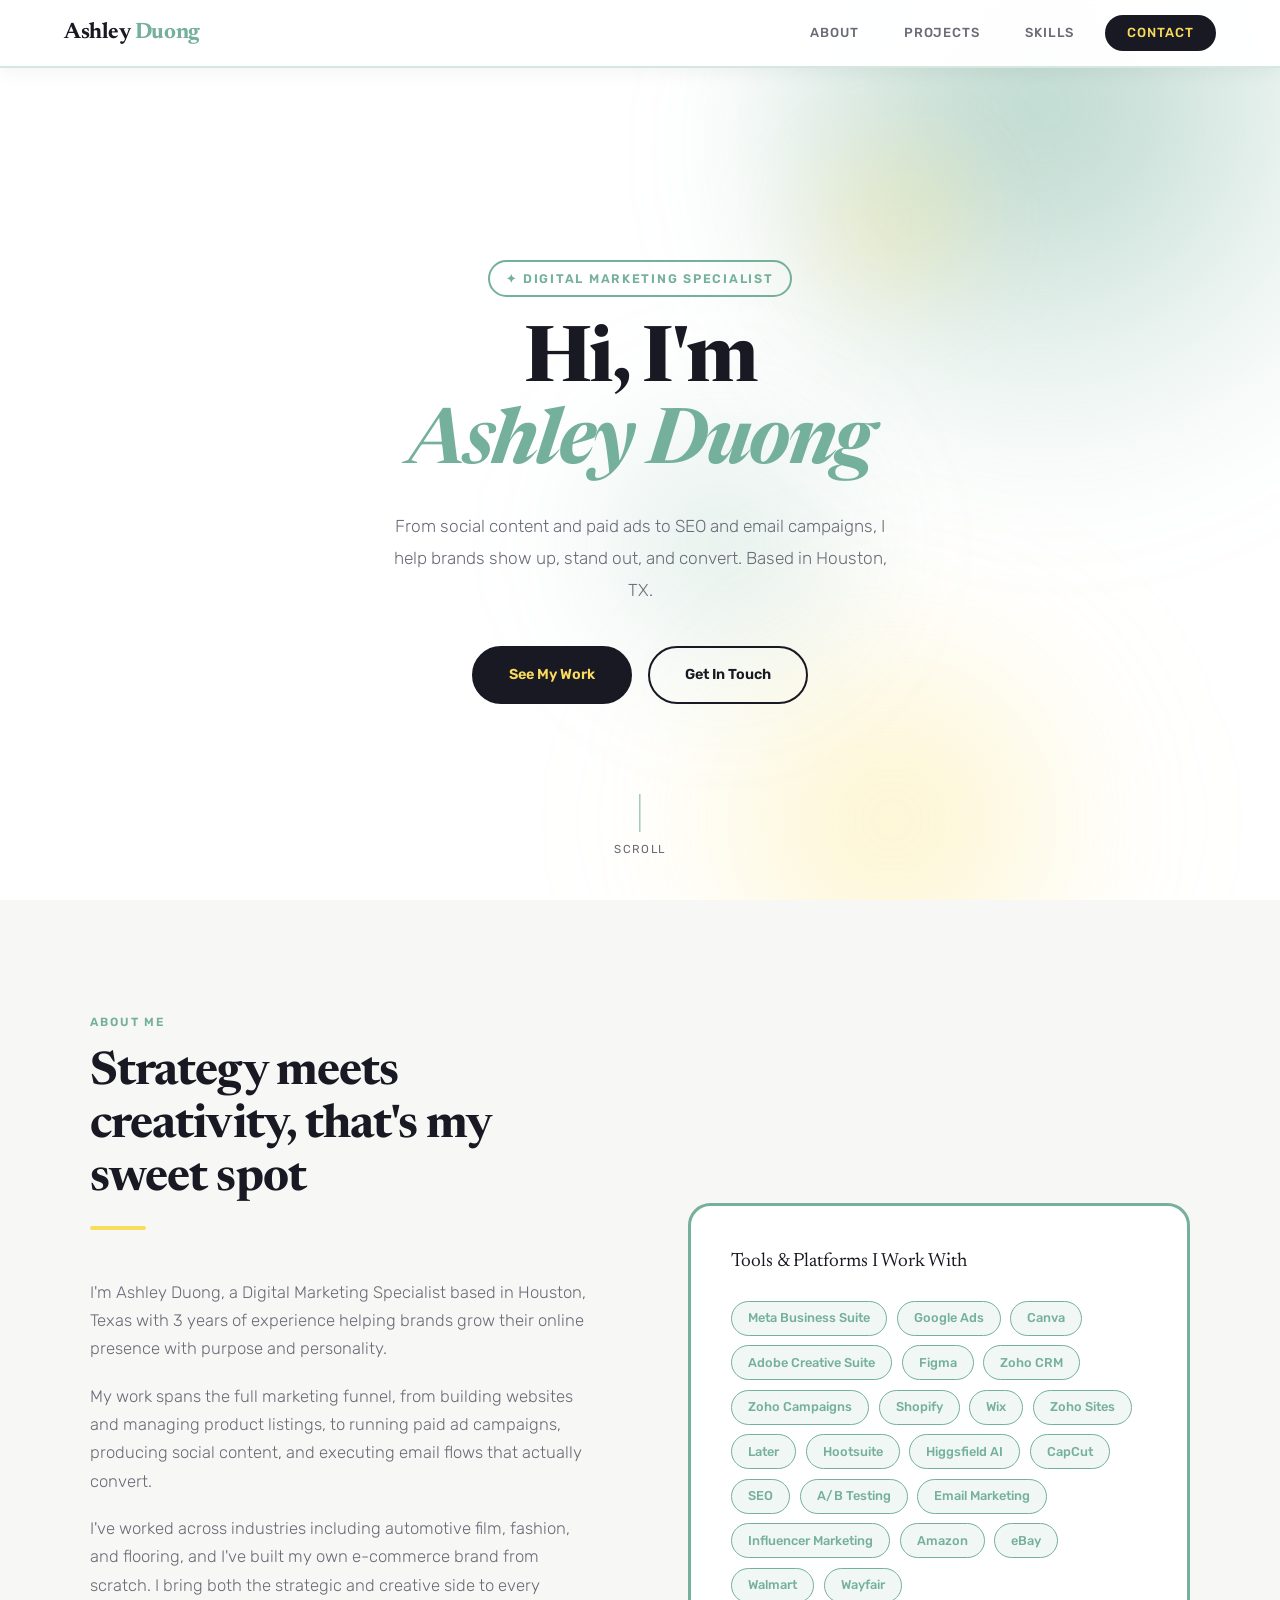
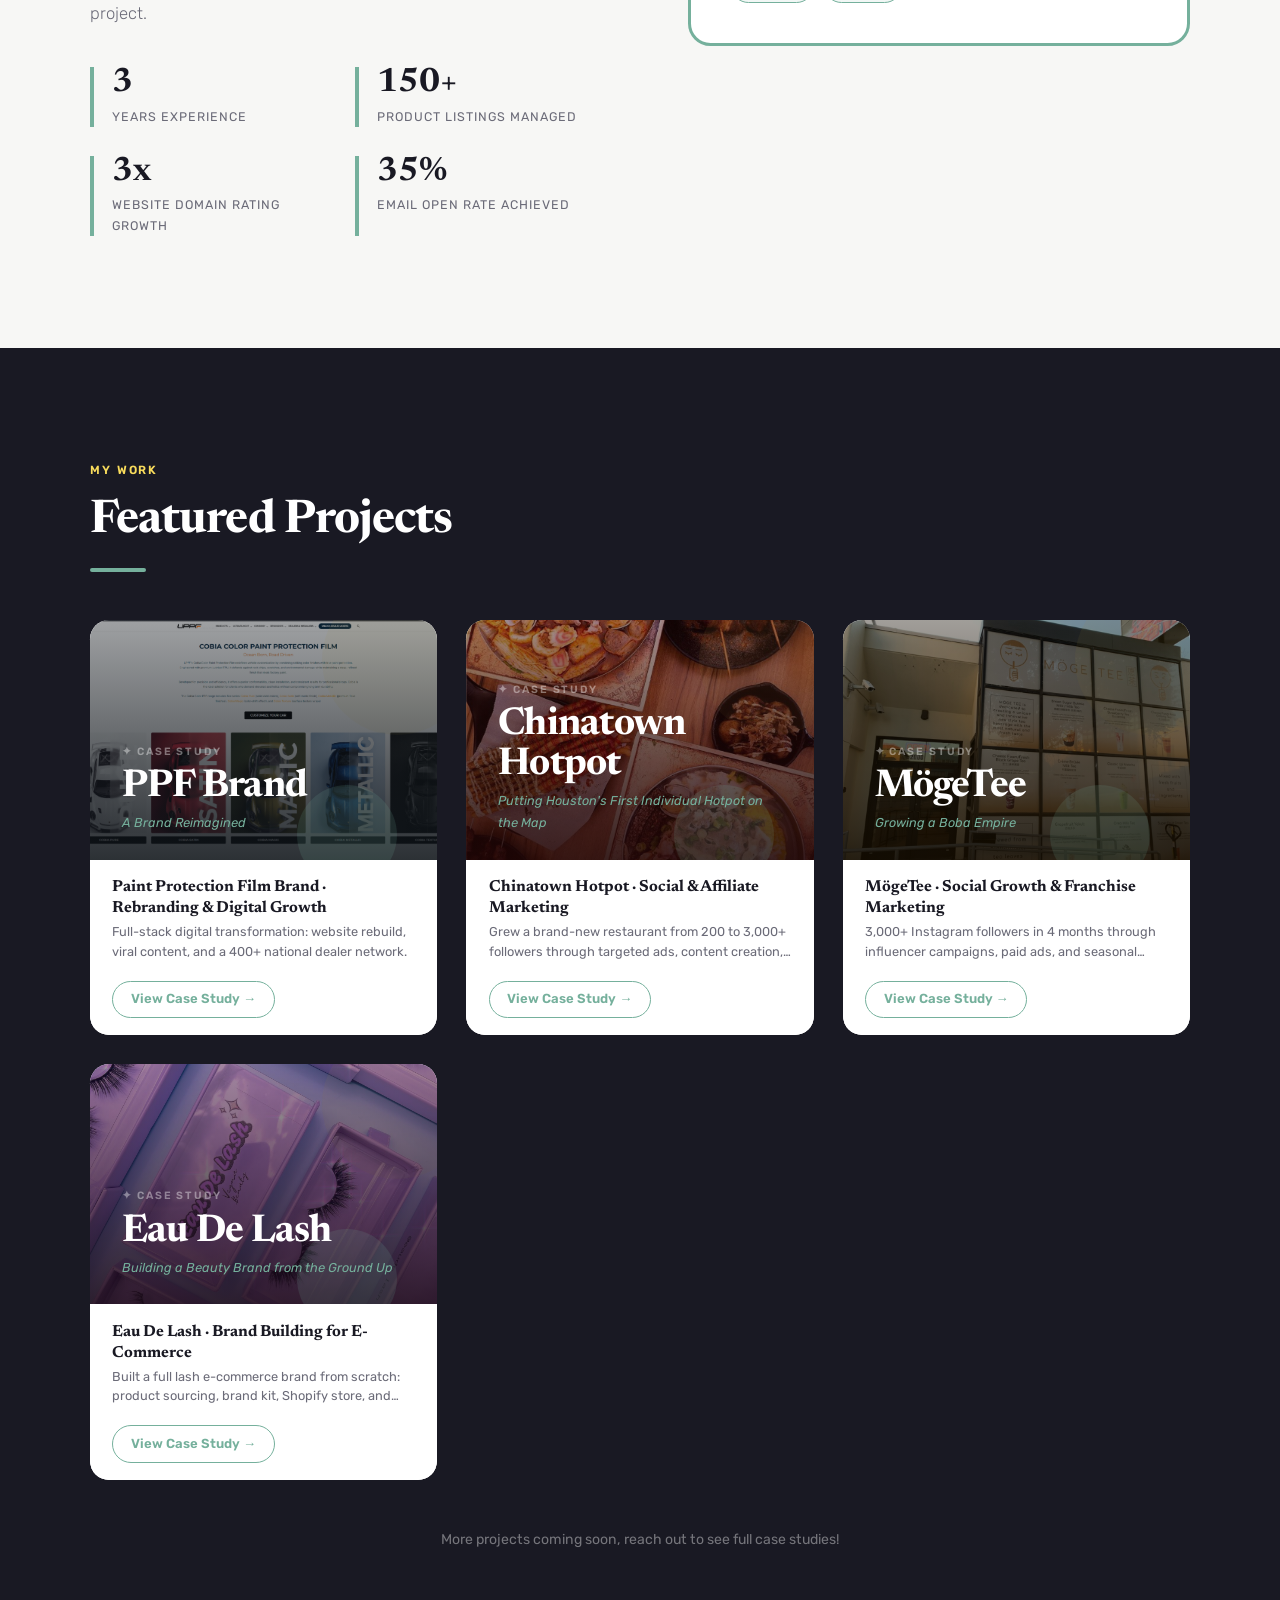
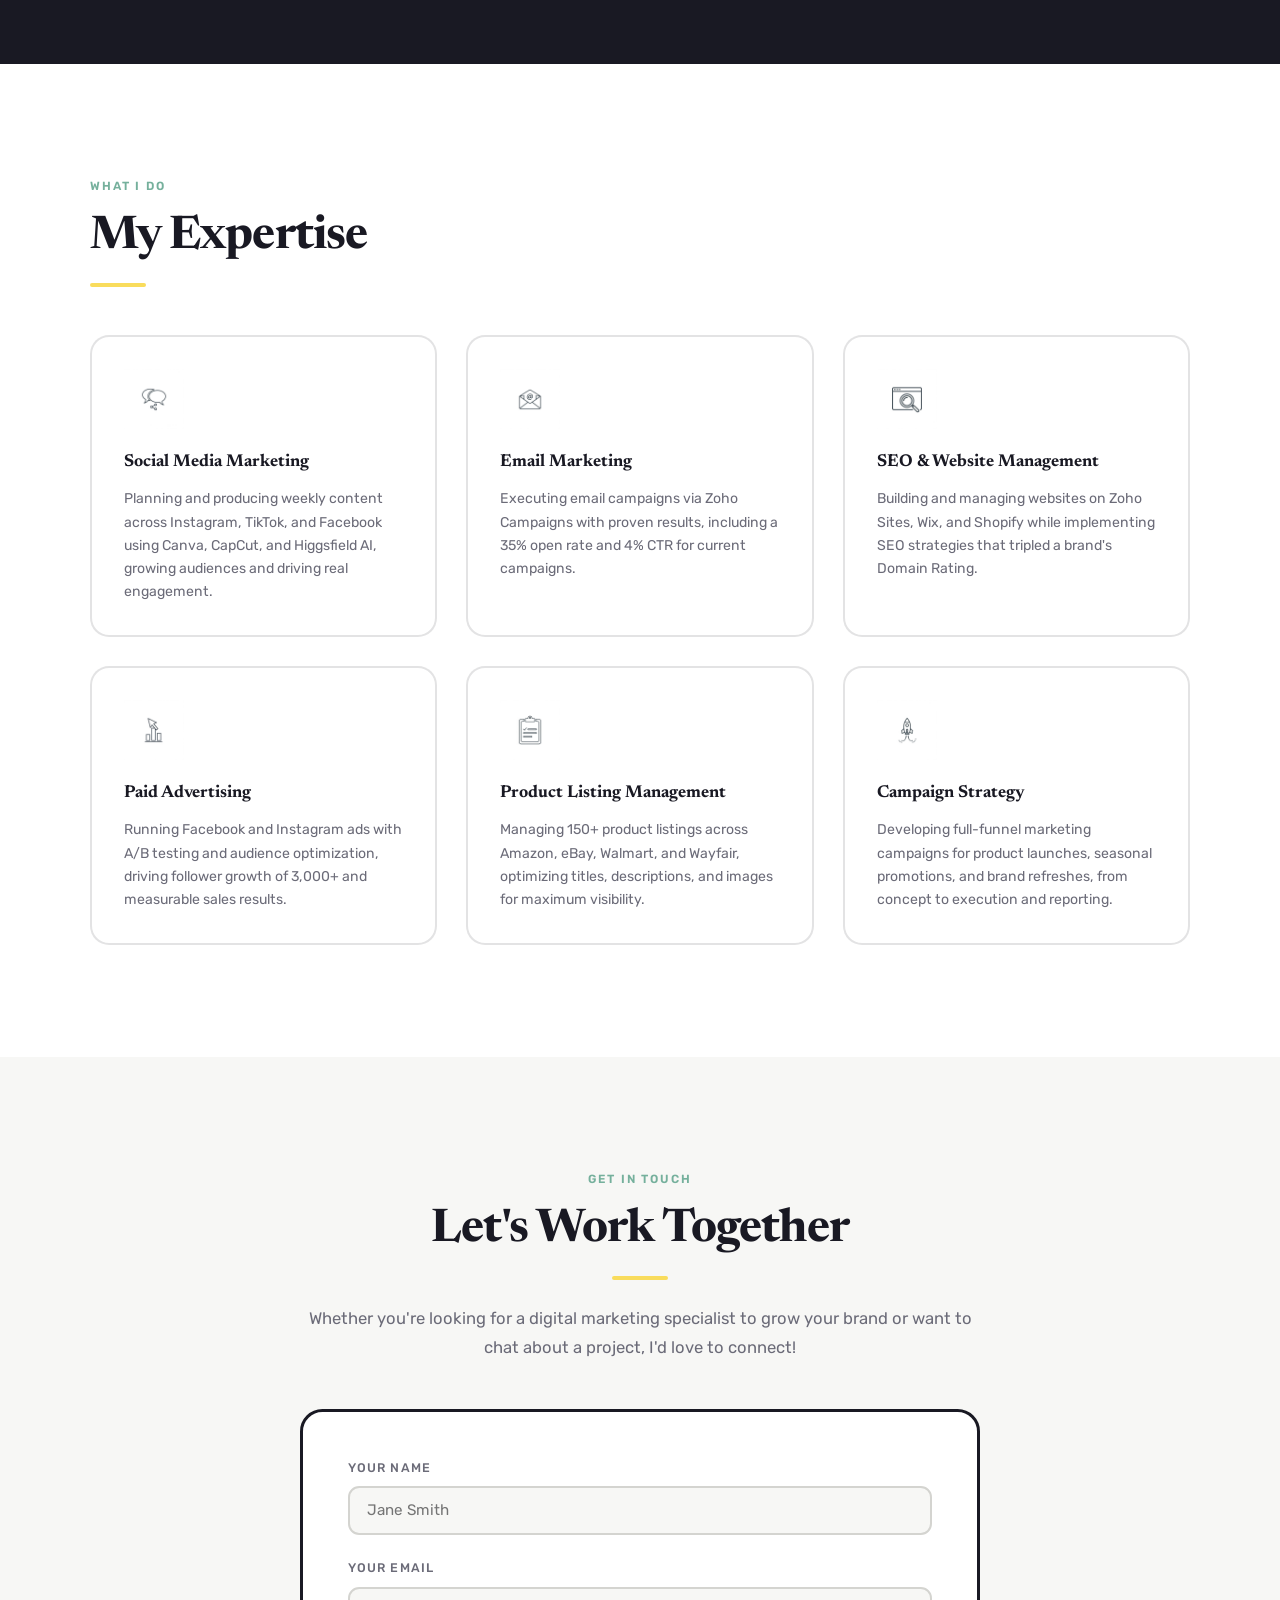
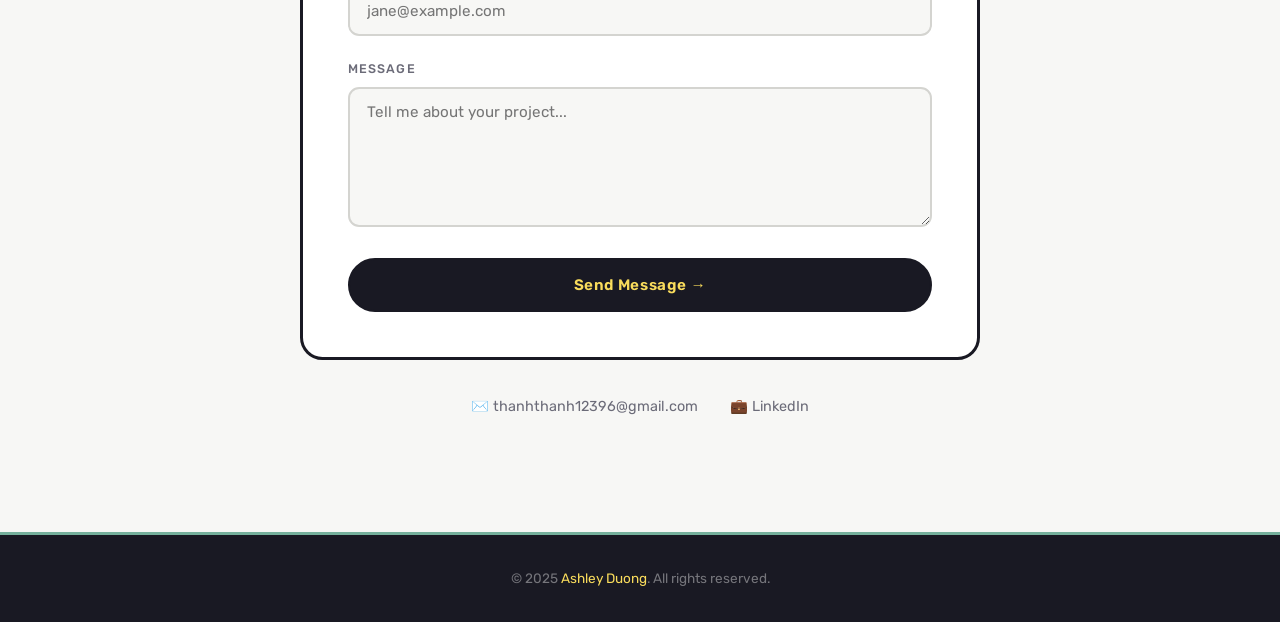
<file: index.html>
<!DOCTYPE html>
<html lang="en">
<head>
  <meta charset="UTF-8" />
  <meta name="viewport" content="width=device-width, initial-scale=1.0" />
  <title>Ashley DuongDigital Marketing Specialist</title>
  <link href="https://fonts.googleapis.com/css2?family=Newsreader:ital,wght@0,400;0,700;1,400&family=Rubik:wght@300;400;500&display=swap" rel="stylesheet" />
  <style>
    *, *::before, *::after { box-sizing: border-box; margin: 0; padding: 0; }

    :root {
      --teal:   #75B09C;
      --dark:   #191923;
      --gold:   #F9DC5C;
      --white:  #ffffff;
      --off:    #f7f7f5;
      --muted:  #6b6b78;
      --border: #d4d4d0;
    }

    html { scroll-behavior: smooth; }

    body {
      font-family: 'Rubik', sans-serif;
      background: var(--white);
      color: var(--dark);
      font-size: 16px;
      line-height: 1.7;
    }

    /* NAV */
    nav {
      position: fixed;
      top: 0; left: 0; right: 0;
      z-index: 100;
      display: flex;
      justify-content: space-between;
      align-items: center;
      padding: 0 4rem;
      height: 68px;
      background: rgba(255,255,255,0.97);
      backdrop-filter: blur(12px);
      border-bottom: 2px solid rgba(117,176,156,0.3);
      box-shadow: 0 2px 20px rgba(0,0,0,0.06);
    }

    .nav-logo {
      font-family: 'Newsreader', serif;
      font-size: 1.4rem;
      font-weight: 700;
      color: var(--dark);
      text-decoration: none;
      letter-spacing: -0.02em;
      flex-shrink: 0;
    }
    .nav-logo span { color: var(--teal); }

    /* centre the links */
    .nav-links {
      display: flex;
      gap: 0;
      list-style: none;
      height: 100%;
    }
    .nav-links li { height: 100%; display: flex; align-items: center; }

    .nav-links a {
      text-decoration: none;
      color: var(--muted);
      font-size: 0.82rem;
      font-weight: 500;
      letter-spacing: 0.07em;
      text-transform: uppercase;
      padding: 0 1.4rem;
      height: 100%;
      display: flex;
      align-items: center;
      position: relative;
      transition: color 0.2s;
    }
    /* active underline */
    .nav-links a::after {
      content: '';
      position: absolute;
      bottom: 0; left: 1.4rem; right: 1.4rem;
      height: 3px;
      background: var(--teal);
      border-radius: 2px 2px 0 0;
      transform: scaleX(0);
      transition: transform 0.25s ease;
    }
    .nav-links a:hover { color: var(--dark); }
    .nav-links a:hover::after,
    .nav-links a.nav-active::after { transform: scaleX(1); }
    .nav-links a.nav-active { color: var(--dark); font-weight: 600; }

    .nav-cta {
      background: var(--dark) !important;
      color: var(--gold) !important;
      padding: 0.45rem 1.4rem !important;
      border-radius: 2rem;
      height: auto !important;
      margin-left: 0.5rem;
    }
    .nav-cta::after { display: none !important; }
    .nav-cta:hover { background: var(--teal) !important; color: var(--white) !important; }

    /* hamburger */
    .nav-hamburger {
      display: none;
      flex-direction: column;
      gap: 5px;
      cursor: pointer;
      padding: 6px;
      background: none;
      border: none;
      z-index: 110;
    }
    .nav-hamburger span {
      display: block;
      width: 24px; height: 2px;
      background: var(--dark);
      border-radius: 2px;
      transition: all 0.3s;
    }
    .nav-hamburger.open span:nth-child(1) { transform: translateY(7px) rotate(45deg); }
    .nav-hamburger.open span:nth-child(2) { opacity: 0; }
    .nav-hamburger.open span:nth-child(3) { transform: translateY(-7px) rotate(-45deg); }

    /* mobile drawer */
    .nav-drawer {
      display: none;
      position: fixed;
      top: 68px; left: 0; right: 0;
      background: var(--white);
      border-bottom: 3px solid var(--teal);
      box-shadow: 0 8px 32px rgba(0,0,0,0.1);
      z-index: 99;
      flex-direction: column;
      padding: 1rem 0;
      transform: translateY(-10px);
      opacity: 0;
      transition: transform 0.25s ease, opacity 0.25s ease;
      pointer-events: none;
    }
    .nav-drawer.open {
      transform: translateY(0);
      opacity: 1;
      pointer-events: all;
    }
    .nav-drawer a {
      display: block;
      padding: 0.9rem 2rem;
      text-decoration: none;
      color: var(--muted);
      font-size: 0.85rem;
      font-weight: 500;
      letter-spacing: 0.08em;
      text-transform: uppercase;
      border-left: 3px solid transparent;
      transition: all 0.2s;
    }
    .nav-drawer a:hover,
    .nav-drawer a.nav-active {
      color: var(--dark);
      border-left-color: var(--teal);
      background: rgba(117,176,156,0.06);
    }
    .nav-drawer a.nav-drawer-cta {
      margin: 0.8rem 2rem 0.2rem;
      background: var(--dark);
      color: var(--gold) !important;
      border-radius: 2rem;
      border-left: none;
      text-align: center;
      padding: 0.75rem 1rem;
    }
    .nav-drawer a.nav-drawer-cta:hover { background: var(--teal); color: var(--white) !important; }

    /* HERO */
    #home {
      min-height: 100vh;
      display: flex;
      flex-direction: column;
      align-items: center;
      justify-content: center;
      text-align: center;
      padding: 8rem 4rem 4rem;
      position: relative;
      overflow: hidden;
      background: var(--white);
    }

    /* ── AURORA HERO EFFECT ── */
    .aurora-wrap {
      position: absolute;
      inset: 0;
      pointer-events: none;
      z-index: 0;
      overflow: hidden;
    }

    /* each orb is a positioner; the inner div carries the colour + animation
       so CSS keyframe transform doesn't fight the JS mouse-track transform   */
    .aurora-orb { position: absolute; }

    .aurora-inner {
      width: 100%; height: 100%;
      border-radius: 50%;
    }

    /* Orb 1 — large teal, top-right */
    .aurora-orb--1 { width: 720px; height: 720px; top: -22%; right: -14%; }
    .aurora-orb--1 .aurora-inner {
      background: radial-gradient(circle at 42% 42%,
        rgba(117,176,156,0.52) 0%, rgba(117,176,156,0.12) 48%, transparent 72%);
      filter: blur(58px);
      animation: aura1 9s ease-in-out infinite alternate;
    }

    /* Orb 2 — gold, bottom-right */
    .aurora-orb--2 { width: 520px; height: 520px; bottom: -20%; right: 10%; }
    .aurora-orb--2 .aurora-inner {
      background: radial-gradient(circle at 50% 50%,
        rgba(249,220,92,0.38) 0%, rgba(249,220,92,0.08) 48%, transparent 72%);
      filter: blur(68px);
      animation: aura2 12s ease-in-out infinite alternate;
    }

    /* Orb 3 — soft teal, mid */
    .aurora-orb--3 { width: 400px; height: 400px; top: 38%; right: 28%; }
    .aurora-orb--3 .aurora-inner {
      background: radial-gradient(circle at 50% 50%,
        rgba(117,176,156,0.22) 0%, transparent 65%);
      filter: blur(52px);
      animation: aura3 16s ease-in-out infinite alternate;
    }

    /* Orb 4 — accent gold, upper-mid */
    .aurora-orb--4 { width: 260px; height: 260px; top: 10%; right: 20%; }
    .aurora-orb--4 .aurora-inner {
      background: radial-gradient(circle at 50% 50%,
        rgba(249,220,92,0.28) 0%, transparent 65%);
      filter: blur(42px);
      animation: aura4 7s ease-in-out infinite alternate;
    }

    @keyframes aura1 {
      0%   { transform: translate(0px,   0px)  scale(1);    }
      50%  { transform: translate(28px, -22px) scale(1.05); }
      100% { transform: translate(-14px, 18px) scale(0.97); }
    }
    @keyframes aura2 {
      0%   { transform: translate(0px,   0px)  scale(1);    }
      50%  { transform: translate(-22px, 16px) scale(1.06); }
      100% { transform: translate(18px, -10px) scale(0.95); }
    }
    @keyframes aura3 {
      0%   { transform: translate(0px,  0px)  scale(1);    }
      50%  { transform: translate(16px, 24px) scale(1.08); }
      100% { transform: translate(-18px,-6px) scale(0.94); }
    }
    @keyframes aura4 {
      0%   { transform: translate(0px,   0px)  scale(1);   }
      50%  { transform: translate(-10px,-16px) scale(1.1); }
      100% { transform: translate(12px,  10px) scale(0.9); }
    }

    /* Soft cursor-following glow */
    .mouse-glow {
      position: absolute;
      width: 560px; height: 560px;
      border-radius: 50%;
      background: radial-gradient(circle, rgba(117,176,156,0.32) 0%, rgba(249,220,92,0.08) 45%, transparent 70%);
      filter: blur(55px);
      transform: translate(-50%, -50%);
      pointer-events: none;
      opacity: 0;
      transition: opacity 0.4s ease, left 0.05s linear, top 0.05s linear;
      z-index: 1;
    }

    .hero-content { position: relative; z-index: 1; max-width: 680px; text-align: center; }

    .hero-tag {
      display: inline-flex;
      align-items: center;
      gap: 0.5rem;
      font-size: 0.78rem;
      letter-spacing: 0.14em;
      text-transform: uppercase;
      color: var(--teal);
      font-weight: 600;
      margin-bottom: 1.6rem;
      border: 2px solid var(--teal);
      padding: 0.35rem 1rem;
      border-radius: 2rem;
    }

    .hero-title {
      font-family: 'Newsreader', serif;
      font-size: clamp(3rem, 6vw, 5.5rem);
      line-height: 1.07;
      letter-spacing: -0.03em;
      margin-bottom: 1.5rem;
      color: var(--dark);
    }

    .hero-title em { font-style: italic; color: var(--teal); }

    .hero-title .hl {
      background: var(--gold);
      padding: 0 0.12em;
      border-radius: 4px;
    }

    .hero-sub {
      font-size: 1.08rem;
      color: var(--muted);
      max-width: 500px;
      margin: 0 auto 2.5rem;
      font-weight: 300;
      line-height: 1.85;
    }

    .hero-btns { display: flex; gap: 1rem; flex-wrap: wrap; justify-content: center; }

    .btn-primary {
      background: var(--dark);
      color: var(--gold);
      padding: 0.9rem 2.2rem;
      border-radius: 2rem;
      text-decoration: none;
      font-size: 0.9rem;
      font-weight: 600;
      border: 2px solid var(--dark);
      transition: all 0.25s;
    }

    .btn-primary:hover { background: var(--teal); border-color: var(--teal); color: var(--white); transform: translateY(-3px); }

    .btn-secondary {
      border: 2px solid var(--dark);
      color: var(--dark);
      padding: 0.9rem 2.2rem;
      border-radius: 2rem;
      text-decoration: none;
      font-size: 0.9rem;
      font-weight: 600;
      transition: all 0.25s;
    }

    .btn-secondary:hover { background: var(--dark); color: var(--gold); transform: translateY(-3px); }

    .hero-scroll {
      position: absolute;
      bottom: 2.5rem; left: 50%;
      transform: translateX(-50%);
      display: flex; flex-direction: column; align-items: center; gap: 0.5rem;
      color: var(--muted);
      font-size: 0.72rem; letter-spacing: 0.12em; text-transform: uppercase;
      animation: bounce 2s infinite;
    }

    .scroll-line { width: 1px; height: 38px; background: var(--teal); }

    @keyframes bounce {
      0%,100% { transform: translateX(-50%) translateY(0); }
      50%      { transform: translateX(-50%) translateY(7px); }
    }

    /* SECTIONS */
    section { padding: 7rem 4rem; }

    .section-label {
      font-size: 0.74rem; letter-spacing: 0.16em; text-transform: uppercase;
      color: var(--teal); font-weight: 600; margin-bottom: 0.9rem;
    }

    .section-title {
      font-family: 'Newsreader', serif;
      font-size: clamp(2rem, 4vw, 2.9rem);
      line-height: 1.15; letter-spacing: -0.02em; margin-bottom: 1.2rem;
    }

    .divider {
      width: 56px; height: 4px;
      background: var(--gold); border-radius: 2px; margin-bottom: 3rem;
    }

    /* ABOUT */
    #about { background: var(--off); }

    .about-grid {
      display: grid; grid-template-columns: 1fr 1fr;
      gap: 6rem; align-items: center;
      max-width: 1100px; margin: 0 auto;
    }

    .about-text p { color: var(--muted); margin-bottom: 1.2rem; font-weight: 300; font-size: 1.04rem; }

    .about-stats { display: grid; grid-template-columns: 1fr 1fr; gap: 1.8rem; margin-top: 2.5rem; }

    .stat { border-left: 4px solid var(--teal); padding-left: 1.1rem; }

    .stat-num { font-family: 'Newsreader', serif; font-size: 2.1rem; font-weight: 700; color: var(--dark); line-height: 1; }

    .stat-label { font-size: 0.78rem; color: var(--muted); text-transform: uppercase; letter-spacing: 0.08em; margin-top: 0.3rem; }

    .about-card {
      background: var(--white);
      border: 3px solid var(--teal);
      border-radius: 1.4rem; padding: 2.5rem;
    }

    .about-card-title { font-family: 'Newsreader', serif; font-size: 1.2rem; margin-bottom: 1.4rem; }

    .tag-list { display: flex; flex-wrap: wrap; gap: 0.6rem; }

    .tag {
      background: rgba(117,176,156,0.1);
      color: var(--teal);
      border: 1.5px solid var(--teal);
      padding: 0.35rem 1rem; border-radius: 2rem;
      font-size: 0.8rem; font-weight: 500;
    }

    /* SKILLS */
    #skills { background: var(--white); }

    .skills-wrap { max-width: 1100px; margin: 0 auto; }

    .skills-grid { display: grid; grid-template-columns: repeat(3, 1fr); gap: 1.8rem; }

    .skill-card {
      background: var(--white);
      border: 2px solid rgba(25,25,35,0.12);
      border-radius: 1.2rem; padding: 2rem;
      transition: transform 0.3s cubic-bezier(.22,.68,0,1.2),
                  box-shadow 0.3s ease,
                  border-color 0.3s ease,
                  background 0.3s ease;
    }

    .skill-card:hover {
      transform: translateY(-8px) scale(1.02);
      background: linear-gradient(145deg, #ffffff 60%, rgba(117,176,156,0.06) 100%);
      border-color: rgba(117,176,156,0.5);
      box-shadow:
        0 20px 40px rgba(117,176,156,0.18),
        0 6px 16px rgba(0,0,0,0.06),
        0 0 0 1px rgba(117,176,156,0.15) inset;
    }

    .skill-icon { font-size: 2rem; margin-bottom: 1rem; }

    .skill-icon-img {
      width: 60px;
      height: 60px;
      object-fit: contain;
      margin-bottom: 1.2rem;
      display: block;
      opacity: 0.88;
      transition: opacity 0.3s ease, transform 0.3s ease;
    }
    .skill-card:hover .skill-icon-img {
      opacity: 1;
      transform: scale(1.08) translateY(-2px);
    }

    .skill-card h3 { font-family: 'Newsreader', serif; font-size: 1.08rem; margin-bottom: 0.6rem; }

    .skill-card p { font-size: 0.88rem; color: var(--muted); line-height: 1.65; }

    /* PROJECTS */
    #projects { background: var(--dark); }

    #projects .section-label { color: var(--gold); }
    #projects .section-title { color: var(--white); }
    #projects .divider { background: var(--teal); }

    .projects-wrap { max-width: 1100px; margin: 0 auto; }

    .projects-grid { display: grid; grid-template-columns: repeat(3, 1fr); gap: 1.8rem; }

    .project-card {
      background: var(--white);
      border: none;
      border-radius: 1.2rem;
      overflow: hidden;
      padding: 0;
      display: flex;
      flex-direction: column;
      transition: transform 0.3s cubic-bezier(.22,.68,0,1.2), box-shadow 0.3s;
    }

    .project-card:hover {
      transform: translateY(-10px);
      box-shadow: 0 24px 50px rgba(0,0,0,0.4);
    }

    .project-img-area {
      flex: 3;
      position: relative;
      overflow: hidden;
      min-height: 190px;
    }

    .project-info-area,
    .project-body {
      flex: none;
      background: var(--white);
      padding: 1.1rem 1.4rem;
      display: flex;
      flex-direction: column;
      justify-content: center;
      align-items: flex-start;
    }

    .project-info-area h3,
    .project-body h3 {
      font-family: 'Newsreader', serif;
      font-size: 1rem;
      color: var(--dark);
      margin-bottom: 0.2rem;
      line-height: 1.3;
    }

    .proj-desc {
      font-size: 0.8rem;
      color: var(--muted);
      line-height: 1.55;
      display: -webkit-box;
      -webkit-line-clamp: 2;
      -webkit-box-orient: vertical;
      overflow: hidden;
    }

    /* CONTACT */
    #contact { background: var(--off); }

    .contact-wrap { max-width: 680px; margin: 0 auto; text-align: center; }

    .contact-wrap .divider { margin: 0 auto 1.5rem; }

    .contact-wrap > p { color: var(--muted); margin-bottom: 3rem; font-size: 1.04rem; }

    .contact-form {
      background: var(--white);
      border: 3px solid var(--dark);
      border-radius: 1.4rem; padding: 2.8rem; text-align: left;
    }

    .form-group { margin-bottom: 1.4rem; }

    .form-group label {
      display: block; font-size: 0.78rem; text-transform: uppercase;
      letter-spacing: 0.09em; color: var(--muted); margin-bottom: 0.5rem; font-weight: 500;
    }

    .form-group input,
    .form-group textarea {
      width: 100%; padding: 0.85rem 1.1rem;
      border: 2px solid var(--border); border-radius: 0.7rem;
      font-family: 'Rubik', sans-serif; font-size: 0.95rem;
      background: var(--off); color: var(--dark);
      outline: none; transition: border-color 0.2s;
    }

    .form-group input:focus,
    .form-group textarea:focus { border-color: var(--teal); }

    .form-group textarea { height: 140px; resize: vertical; }

    .form-submit {
      width: 100%; background: var(--dark); color: var(--gold);
      border: 2px solid var(--dark); padding: 1rem; border-radius: 2rem;
      font-family: 'Rubik', sans-serif; font-size: 0.95rem; font-weight: 600;
      cursor: pointer; transition: all 0.2s; letter-spacing: 0.04em;
    }

    .form-submit:hover { background: var(--teal); border-color: var(--teal); color: var(--white); }

    .contact-links { display: flex; justify-content: center; gap: 2rem; margin-top: 2.2rem; flex-wrap: wrap; }

    .contact-link {
      color: var(--muted); text-decoration: none; font-size: 0.9rem;
      display: flex; align-items: center; gap: 0.4rem; transition: color 0.2s;
    }

    .contact-link:hover { color: var(--teal); }

    /* FOOTER */
    footer {
      background: var(--dark); color: rgba(255,255,255,0.4);
      text-align: center; padding: 2rem; font-size: 0.85rem;
      border-top: 3px solid var(--teal);
    }

    footer span { color: var(--gold); }

    /* FADE IN */
    .fade-in { opacity: 0; transform: translateY(22px); transition: opacity 0.65s ease, transform 0.65s ease; }
    .fade-in.visible { opacity: 1; transform: translateY(0); }

    /* RESPONSIVE */
    @media (max-width: 900px) {
      nav { padding: 0 1.5rem; }
      .nav-links { display: none; }
      .nav-hamburger { display: flex; }
      .nav-drawer { display: flex; }
      section { padding: 5rem 1.5rem; }
      #home { padding: 7rem 1.5rem 4rem; }
      .about-grid { grid-template-columns: 1fr; gap: 3rem; }
      .skills-grid { grid-template-columns: 1fr; }
      .projects-grid { grid-template-columns: 1fr; }
    }

    /* FEATURED PROJECT CARD */
    .project-cover {
      flex: none;
      height: 240px;
      background: linear-gradient(135deg, #191923 0%, #192820 100%);
      padding: 1.8rem 2rem 1.6rem;
      position: relative; overflow: hidden;
      display: flex; flex-direction: column; justify-content: flex-end;
    }
    .project-cover::before {
      content: ''; position: absolute;
      top: -35px; right: -35px;
      width: 150px; height: 150px;
      border-radius: 50%; background: var(--gold); opacity: 0.09;
    }
    .project-cover::after {
      content: ''; position: absolute;
      bottom: -25px; right: 40px;
      width: 100px; height: 100px;
      border-radius: 50%; background: var(--teal); opacity: 0.15;
    }
    .cover-tag {
      font-size: 0.66rem; letter-spacing: 0.18em; text-transform: uppercase;
      color: rgba(255,255,255,0.4); font-weight: 600;
      margin-bottom: 0.4rem; position: relative; z-index: 1;
    }
    .cover-brand {
      font-family: 'Newsreader', serif;
      font-size: 2.4rem; font-weight: 700; color: var(--white);
      line-height: 1.05; letter-spacing: -0.02em;
      position: relative; z-index: 1;
    }
    .cover-sub {
      font-size: 0.8rem; color: var(--teal);
      margin-top: 0.3rem; font-style: italic;
      position: relative; z-index: 1;
    }
    .project-body { flex: none; }
    .view-case-study {
      display: inline-flex; align-items: center; gap: 0.4rem;
      margin-top: 1.2rem; font-size: 0.82rem; font-weight: 600;
      color: var(--teal); text-decoration: none;
      border: 1.5px solid var(--teal); padding: 0.4rem 1.1rem;
      border-radius: 2rem; transition: all 0.2s;
    }
    .view-case-study:hover { background: var(--teal); color: var(--white); }

    /* SECTION PROGRESS BAR */
    .section-progress {
      position: fixed;
      top: 73px; left: 0; right: 0;
      z-index: 90;
      background: var(--white);
      border-bottom: 1.5px solid rgba(0,0,0,0.07);
      box-shadow: 0 2px 16px rgba(0,0,0,0.06);
      transform: translateY(-100%);
      opacity: 0;
      transition: transform 0.35s ease, opacity 0.35s ease;
      pointer-events: none;
    }
    .section-progress.visible {
      transform: translateY(0);
      opacity: 1;
      pointer-events: all;
    }
    .progress-inner {
      max-width: 700px;
      margin: 0 auto;
      display: flex;
      align-items: center;
      padding: 0 2rem;
    }
    .progress-step {
      display: flex;
      flex-direction: column;
      align-items: center;
      gap: 0.3rem;
      padding: 0.8rem 1rem;
      cursor: pointer;
      text-decoration: none;
      flex: 1;
      position: relative;
      transition: all 0.2s;
    }
    .step-dot {
      width: 10px; height: 10px;
      border-radius: 50%;
      background: #d4d4d0;
      border: 2px solid #d4d4d0;
      transition: all 0.3s;
      position: relative;
      z-index: 1;
    }
    .step-label {
      font-size: 0.68rem;
      letter-spacing: 0.1em;
      text-transform: uppercase;
      font-weight: 600;
      color: var(--muted);
      transition: color 0.3s;
      white-space: nowrap;
    }
    .progress-step.active .step-dot {
      background: var(--teal);
      border-color: var(--teal);
      box-shadow: 0 0 0 4px rgba(117,176,156,0.2);
      transform: scale(1.3);
    }
    .progress-step.active .step-label { color: var(--dark); }
    .progress-step.done .step-dot {
      background: var(--teal);
      border-color: var(--teal);
    }
    .progress-step.done .step-label { color: var(--teal); }
    .progress-step:hover .step-label { color: var(--dark); }

    /* connecting line between dots */
    .progress-line {
      flex: 1;
      height: 2px;
      background: #d4d4d0;
      position: relative;
      overflow: hidden;
      border-radius: 1px;
      margin-bottom: 1.1rem;
    }
    .progress-line-fill {
      position: absolute;
      left: 0; top: 0; bottom: 0;
      width: 0%;
      background: var(--teal);
      transition: width 0.4s ease;
      border-radius: 1px;
    }

    @media (max-width: 900px) {
      .section-progress { top: 61px; }
      .step-label { display: none; }
      .progress-step { padding: 0.8rem 0.5rem; }
    }
  </style>
</head>
<body>

  <!-- NAV -->
  <nav>
    <a href="#home" class="nav-logo">Ashley <span>Duong</span></a>
    <ul class="nav-links">
      <li><a href="#about">About</a></li>
      <li><a href="#projects">Projects</a></li>
      <li><a href="#skills">Skills</a></li>
      <li><a href="#contact" class="nav-cta">Contact</a></li>
    </ul>
    <button class="nav-hamburger" id="hamburger" aria-label="Open menu">
      <span></span><span></span><span></span>
    </button>
  </nav>

  <!-- MOBILE DRAWER -->
  <div class="nav-drawer" id="navDrawer">
    <a href="#about">About</a>
    <a href="#projects">Projects</a>
    <a href="#skills">Skills</a>
    <a href="#contact" class="nav-drawer-cta">Contact</a>
  </div>

  <!-- HERO -->
  <section id="home">

    <!-- Aurora background -->
    <div class="aurora-wrap" aria-hidden="true">
      <div class="aurora-orb aurora-orb--1"><div class="aurora-inner"></div></div>
      <div class="aurora-orb aurora-orb--2"><div class="aurora-inner"></div></div>
      <div class="aurora-orb aurora-orb--3"><div class="aurora-inner"></div></div>
      <div class="aurora-orb aurora-orb--4"><div class="aurora-inner"></div></div>
      <div class="mouse-glow" id="mouseGlow"></div>
    </div>

    <!-- Content -->
    <div class="hero-content" id="heroContent">
      <div class="hero-tag">✦ Digital Marketing Specialist</div>
      <h1 class="hero-title">
        Hi, I'm<br>
        <em>Ashley Duong</em>
      </h1>
      <p class="hero-sub">
        From social content and paid ads to SEO and email campaigns, I help brands show up, stand out, and convert. Based in Houston, TX.
      </p>
      <div class="hero-btns">
        <a href="#projects" class="btn-primary">See My Work</a>
        <a href="#contact" class="btn-secondary">Get In Touch</a>
      </div>
    </div>

    <div class="hero-scroll">
      <div class="scroll-line"></div>
      Scroll
    </div>
  </section>

  <!-- SECTION PROGRESS BAR -->
  <div class="section-progress" id="sectionProgress">
    <div class="progress-inner">
      <a href="#about" class="progress-step" data-section="about">
        <div class="step-dot"></div>
        <span class="step-label">About</span>
      </a>
      <div class="progress-line"><div class="progress-line-fill" id="line1"></div></div>
      <a href="#projects" class="progress-step" data-section="projects">
        <div class="step-dot"></div>
        <span class="step-label">Projects</span>
      </a>
      <div class="progress-line"><div class="progress-line-fill" id="line2"></div></div>
      <a href="#skills" class="progress-step" data-section="skills">
        <div class="step-dot"></div>
        <span class="step-label">Skills</span>
      </a>
      <div class="progress-line"><div class="progress-line-fill" id="line3"></div></div>
      <a href="#contact" class="progress-step" data-section="contact">
        <div class="step-dot"></div>
        <span class="step-label">Contact</span>
      </a>
    </div>
  </div>

  <!-- ABOUT -->
  <section id="about">
    <div class="about-grid">
      <div class="about-text fade-in">
        <div class="section-label">About Me</div>
        <h2 class="section-title">Strategy meets creativity, that's my sweet spot</h2>
        <div class="divider"></div>
        <p>I'm Ashley Duong, a Digital Marketing Specialist based in Houston, Texas with 3 years of experience helping brands grow their online presence with purpose and personality.</p>
        <p>My work spans the full marketing funnel, from building websites and managing product listings, to running paid ad campaigns, producing social content, and executing email flows that actually convert.</p>
        <p>I've worked across industries including automotive film, fashion, and flooring, and I've built my own e-commerce brand from scratch. I bring both the strategic and creative side to every project.</p>
        <div class="about-stats">
          <div class="stat"><div class="stat-num">3</div><div class="stat-label">Years Experience</div></div>
          <div class="stat"><div class="stat-num">150+</div><div class="stat-label">Product Listings Managed</div></div>
          <div class="stat"><div class="stat-num">3x</div><div class="stat-label">Website Domain Rating Growth</div></div>
          <div class="stat"><div class="stat-num">35%</div><div class="stat-label">Email Open Rate Achieved</div></div>
        </div>
      </div>
      <div class="fade-in">
        <div class="about-card">
          <div class="about-card-title">Tools & Platforms I Work With</div>
          <div class="tag-list">
            <span class="tag">Meta Business Suite</span><span class="tag">Google Ads</span>
            <span class="tag">Canva</span><span class="tag">Adobe Creative Suite</span>
            <span class="tag">Figma</span><span class="tag">Zoho CRM</span>
            <span class="tag">Zoho Campaigns</span><span class="tag">Shopify</span>
            <span class="tag">Wix</span><span class="tag">Zoho Sites</span>
            <span class="tag">Later</span><span class="tag">Hootsuite</span>
            <span class="tag">Higgsfield AI</span><span class="tag">CapCut</span>
            <span class="tag">SEO</span><span class="tag">A/B Testing</span>
            <span class="tag">Email Marketing</span><span class="tag">Influencer Marketing</span>
            <span class="tag">Amazon</span><span class="tag">eBay</span>
            <span class="tag">Walmart</span><span class="tag">Wayfair</span>
          </div>
        </div>
      </div>
    </div>
  </section>

  <!-- PROJECTS -->
  <section id="projects">
    <div class="projects-wrap">
      <div class="section-label fade-in">My Work</div>
      <h2 class="section-title fade-in">Featured Projects</h2>
      <div class="divider fade-in"></div>
      <div class="projects-grid">

        <div class="project-card project-card--featured fade-in">
          <div class="project-cover" style="background: url('Portolio-images/Website-after/Screenshot%202026-05-20%20201746.png') center center / cover no-repeat;">
            <div style="position:absolute;inset:0;background:linear-gradient(to top,rgba(15,20,25,0.88) 0%,rgba(15,20,25,0.4) 100%);border-radius:inherit;"></div>
            <div class="cover-tag" style="position:relative;z-index:1;">✦ Case Study</div>
            <div class="cover-brand" style="position:relative;z-index:1;">PPF Brand</div>
            <div class="cover-sub" style="position:relative;z-index:1;">A Brand Reimagined</div>
          </div>
          <div class="project-body">
            <h3>Paint Protection Film Brand · Rebranding & Digital Growth</h3>
            <p class="proj-desc">Full-stack digital transformation: website rebuild, viral content, and a 400+ national dealer network.</p>
            <a href="uppf.html" class="view-case-study">View Case Study →</a>
          </div>
        </div>

        <div class="project-card project-card--featured fade-in">
          <div class="project-cover" style="background: url('Portolio-images/Tasty-Point/Screenshot%202026-05-26%20181006.png') center center / cover no-repeat;">
            <div style="position:absolute;inset:0;background:linear-gradient(to top,rgba(30,5,5,0.88) 0%,rgba(30,5,5,0.4) 100%);border-radius:inherit;"></div>
            <div class="cover-tag" style="position:relative;z-index:1;">✦ Case Study</div>
            <div class="cover-brand" style="position:relative;z-index:1;">Chinatown Hotpot</div>
            <div class="cover-sub" style="position:relative;z-index:1;">Putting Houston's First Individual Hotpot on the Map</div>
          </div>
          <div class="project-body">
            <h3>Chinatown Hotpot · Social & Affiliate Marketing</h3>
            <p class="proj-desc">Grew a brand-new restaurant from 200 to 3,000+ followers through targeted ads, content creation, and affiliate marketing.</p>
            <a href="hotpot.html" class="view-case-study">View Case Study →</a>
          </div>
        </div>

        <div class="project-card project-card--featured fade-in">
          <div class="project-cover" style="background: url('Portolio-images/Mogetee/731906F3-6FA8-49E6-BCA2-962BC30CC84A_1_105_c.jpeg') center center / cover no-repeat;">
            <div style="position:absolute;inset:0;background:linear-gradient(to top,rgba(20,12,0,0.88) 0%,rgba(20,12,0,0.4) 100%);border-radius:inherit;"></div>
            <div class="cover-tag" style="position:relative;z-index:1;">✦ Case Study</div>
            <div class="cover-brand" style="position:relative;z-index:1;">MögeTee</div>
            <div class="cover-sub" style="position:relative;z-index:1;">Growing a Boba Empire</div>
          </div>
          <div class="project-body">
            <h3>MögeTee · Social Growth & Franchise Marketing</h3>
            <p class="proj-desc">3,000+ Instagram followers in 4 months through influencer campaigns, paid ads, and seasonal promotions across 50+ US locations.</p>
            <a href="mogetee.html" class="view-case-study">View Case Study →</a>
          </div>
        </div>

        <div class="project-card project-card--featured fade-in">
          <div class="project-cover" style="background: url('Portolio-images/Eaudelash/EauDeLash-newbox.jpeg') center center / cover no-repeat;">
            <div style="position:absolute;inset:0;background:linear-gradient(to top,rgba(25,10,20,0.88) 0%,rgba(25,10,20,0.4) 100%);border-radius:inherit;"></div>
            <div class="cover-tag" style="position:relative;z-index:1;">✦ Case Study</div>
            <div class="cover-brand" style="position:relative;z-index:1;">Eau De Lash</div>
            <div class="cover-sub" style="position:relative;z-index:1;">Building a Beauty Brand from the Ground Up</div>
          </div>
          <div class="project-body">
            <h3>Eau De Lash · Brand Building for E-Commerce</h3>
            <p class="proj-desc">Built a full lash e-commerce brand from scratch: product sourcing, brand kit, Shopify store, and 1,300+ followers across 3 social channels.</p>
            <a href="eaulash.html" class="view-case-study">View Case Study →</a>
          </div>
        </div>

      </div>
      <p style="text-align:center; margin-top:3rem; color:rgba(255,255,255,0.4); font-size:0.88rem;">
        More projects coming soon, reach out to see full case studies!
      </p>
    </div>
  </section>

  <!-- SKILLS -->
  <section id="skills">
    <div class="skills-wrap">
      <div class="section-label fade-in">What I Do</div>
      <h2 class="section-title fade-in">My Expertise</h2>
      <div class="divider fade-in"></div>
      <div class="skills-grid">
        <div class="skill-card fade-in">
          <img src="Portolio-images/icon-social-media.png" class="skill-icon-img" alt="Social Media Marketing" />
          <h3>Social Media Marketing</h3>
          <p>Planning and producing weekly content across Instagram, TikTok, and Facebook using Canva, CapCut, and Higgsfield AI, growing audiences and driving real engagement.</p>
        </div>
        <div class="skill-card fade-in">
          <img src="Portolio-images/icon-email-marketing.png" class="skill-icon-img" alt="Email Marketing" />
          <h3>Email Marketing</h3>
          <p>Executing email campaigns via Zoho Campaigns with proven results, including a 35% open rate and 4% CTR for current campaigns.</p>
        </div>
        <div class="skill-card fade-in">
          <img src="Portolio-images/icon-seo-website.png" class="skill-icon-img" alt="SEO & Website Management" />
          <h3>SEO & Website Management</h3>
          <p>Building and managing websites on Zoho Sites, Wix, and Shopify while implementing SEO strategies that tripled a brand's Domain Rating.</p>
        </div>
        <div class="skill-card fade-in">
          <img src="Portolio-images/icon-paid-advertising.png" class="skill-icon-img" alt="Paid Advertising" />
          <h3>Paid Advertising</h3>
          <p>Running Facebook and Instagram ads with A/B testing and audience optimization, driving follower growth of 3,000+ and measurable sales results.</p>
        </div>
        <div class="skill-card fade-in">
          <img src="Portolio-images/icon-product-listing.png" class="skill-icon-img" alt="Product Listing Management" />
          <h3>Product Listing Management</h3>
          <p>Managing 150+ product listings across Amazon, eBay, Walmart, and Wayfair, optimizing titles, descriptions, and images for maximum visibility.</p>
        </div>
        <div class="skill-card fade-in">
          <img src="Portolio-images/icon-campaign-strategy.png" class="skill-icon-img" alt="Campaign Strategy" />
          <h3>Campaign Strategy</h3>
          <p>Developing full-funnel marketing campaigns for product launches, seasonal promotions, and brand refreshes, from concept to execution and reporting.</p>
        </div>
      </div>
    </div>
  </section>

  <!-- CONTACT -->
  <section id="contact">
    <div class="contact-wrap">
      <div class="section-label fade-in">Get In Touch</div>
      <h2 class="section-title fade-in">Let's Work Together</h2>
      <div class="divider fade-in"></div>
      <p class="fade-in">Whether you're looking for a digital marketing specialist to grow your brand or want to chat about a project, I'd love to connect!</p>
      <div class="contact-form fade-in">
        <div class="form-group">
          <label>Your Name</label>
          <input type="text" placeholder="Jane Smith" />
        </div>
        <div class="form-group">
          <label>Your Email</label>
          <input type="email" placeholder="jane@example.com" />
        </div>
        <div class="form-group">
          <label>Message</label>
          <textarea placeholder="Tell me about your project..."></textarea>
        </div>
        <button class="form-submit">Send Message →</button>
      </div>
      <div class="contact-links fade-in">
        <a href="mailto:thanhthanh12396@gmail.com" class="contact-link">✉️ thanhthanh12396@gmail.com</a>
        <a href="https://linkedin.com" target="_blank" class="contact-link">💼 LinkedIn</a>
      </div>
    </div>
  </section>

  <!-- FOOTER -->
  <footer>
    <p>© 2025 <span>Ashley Duong</span>. All rights reserved.</p>
  </footer>

  <script>
    // Fade-in on scroll
    const observer = new IntersectionObserver((entries) => {
      entries.forEach(e => { if (e.isIntersecting) e.target.classList.add('visible'); });
    }, { threshold: 0.1 });
    document.querySelectorAll('.fade-in').forEach(el => observer.observe(el));

    // Hamburger menu
    const hamburger = document.getElementById('hamburger');
    const navDrawer = document.getElementById('navDrawer');
    hamburger.addEventListener('click', () => {
      hamburger.classList.toggle('open');
      navDrawer.classList.toggle('open');
    });
    // Close drawer on link click
    navDrawer.querySelectorAll('a').forEach(a => {
      a.addEventListener('click', () => {
        hamburger.classList.remove('open');
        navDrawer.classList.remove('open');
      });
    });

    // Section progress bar + nav active state
    const progressBar   = document.getElementById('sectionProgress');
    const heroSection   = document.getElementById('home');
    const sectionIds    = ['about', 'projects', 'skills', 'contact'];
    const steps         = document.querySelectorAll('.progress-step');
    const lines         = [
      document.getElementById('line1'),
      document.getElementById('line2'),
      document.getElementById('line3'),
    ];
    const navLinks       = document.querySelectorAll('.nav-links a:not(.nav-cta)');
    const drawerLinks    = document.querySelectorAll('.nav-drawer a:not(.nav-drawer-cta)');

    function updateProgress() {
      const scrollY     = window.scrollY;
      const heroBottom  = heroSection.offsetTop + heroSection.offsetHeight;

      // Show / hide the progress bar
      if (scrollY > heroBottom - 120) {
        progressBar.classList.add('visible');
      } else {
        progressBar.classList.remove('visible');
      }

      // Find active section
      let activeIdx = -1;
      sectionIds.forEach((id, i) => {
        const el = document.getElementById(id);
        if (el && scrollY >= el.offsetTop - 160) activeIdx = i;
      });

      const activeId = activeIdx >= 0 ? sectionIds[activeIdx] : '';

      // Update nav link active states
      navLinks.forEach(a => {
        a.classList.toggle('nav-active', a.getAttribute('href') === '#' + activeId);
      });
      drawerLinks.forEach(a => {
        a.classList.toggle('nav-active', a.getAttribute('href') === '#' + activeId);
      });

      // Update progress step states
      steps.forEach((step, i) => {
        step.classList.remove('active', 'done');
        if (i < activeIdx) step.classList.add('done');
        if (i === activeIdx) step.classList.add('active');
      });

      // Update connecting lines
      lines.forEach((line, i) => {
        if (i < activeIdx) {
          line.style.width = '100%';
        } else if (i === activeIdx) {
          const curr = document.getElementById(sectionIds[i]);
          const next = document.getElementById(sectionIds[i + 1]);
          if (curr && next) {
            const pct = Math.min(100, Math.max(0, ((scrollY - curr.offsetTop) / (next.offsetTop - curr.offsetTop)) * 100));
            line.style.width = pct + '%';
          } else {
            line.style.width = '0%';
          }
        } else {
          line.style.width = '0%';
        }
      });
    }

    window.addEventListener('scroll', updateProgress, { passive: true });
    updateProgress();

    // ─── AURORA + 3D TILT HERO EFFECT ───────────────────────────────────────
    (function () {
      const hero    = document.getElementById('home');
      const content = document.getElementById('heroContent');
      const glow    = document.getElementById('mouseGlow');
      const orbs    = document.querySelectorAll('.aurora-orb');
      if (!hero || !content || !glow) return;

      let leaving = false;

      hero.addEventListener('mousemove', e => {
        leaving = false;
        const rect = hero.getBoundingClientRect();
        const x  = e.clientX - rect.left;
        const y  = e.clientY - rect.top;
        const cx = rect.width  / 2;
        const cy = rect.height / 2;
        const mx = (x - cx) / cx;   // −1 → +1  (left → right)
        const my = (y - cy) / cy;   // −1 → +1  (top  → bottom)

        // Cursor glow follows mouse instantly
        glow.style.left    = x + 'px';
        glow.style.top     = y + 'px';
        glow.style.opacity = '1';

        // 3-D tilt on text content — max ±4°, snappy response
        content.style.transition = 'transform 0.12s ease-out';
        content.style.transform  =
          `perspective(1100px) rotateX(${-my * 4}deg) rotateY(${mx * 4}deg) translateZ(0)`;

        // Aurora orbs surge toward cursor — each depth has a bigger shift + brightness boost
        const drifts = [22, 42, 60, 80];  // px max per orb (near → far)
        orbs.forEach((orb, i) => {
          const d     = drifts[i] || 20;
          const inner = orb.querySelector('.aurora-inner');
          orb.style.transition   = 'transform 0.55s cubic-bezier(.23,1,.32,1)';
          orb.style.transform    = `translate(${mx * d}px, ${my * d}px)`;
          if (inner) {
            inner.style.transition = 'filter 0.4s ease, opacity 0.4s ease';
            inner.style.opacity    = '1';
            // tighten the blur slightly so the orb looks more intense
            const blurs = ['42px','52px','38px','30px'];
            inner.style.filter = `blur(${blurs[i] || '45px'})`;
          }
        });
      }, { passive: true });

      hero.addEventListener('mouseleave', () => {
        leaving = true;
        glow.style.opacity = '0';

        // Spring-ease everything back to rest
        const spring = 'transform 1s cubic-bezier(.23,1,.32,1)';
        content.style.transition = spring;
        content.style.transform  =
          'perspective(1100px) rotateX(0deg) rotateY(0deg) translateZ(0)';

        const restBlurs = ['58px','68px','52px','42px'];
        orbs.forEach((orb, i) => {
          const inner = orb.querySelector('.aurora-inner');
          orb.style.transition  = spring;
          orb.style.transform   = 'translate(0px, 0px)';
          if (inner) {
            inner.style.transition = spring;
            inner.style.filter     = `blur(${restBlurs[i] || '55px'})`;
          }
        });
      });
    })();
    // ─────────────────────────────────────────────────────────────────────────
  </script>
</body>
</html>
</file>
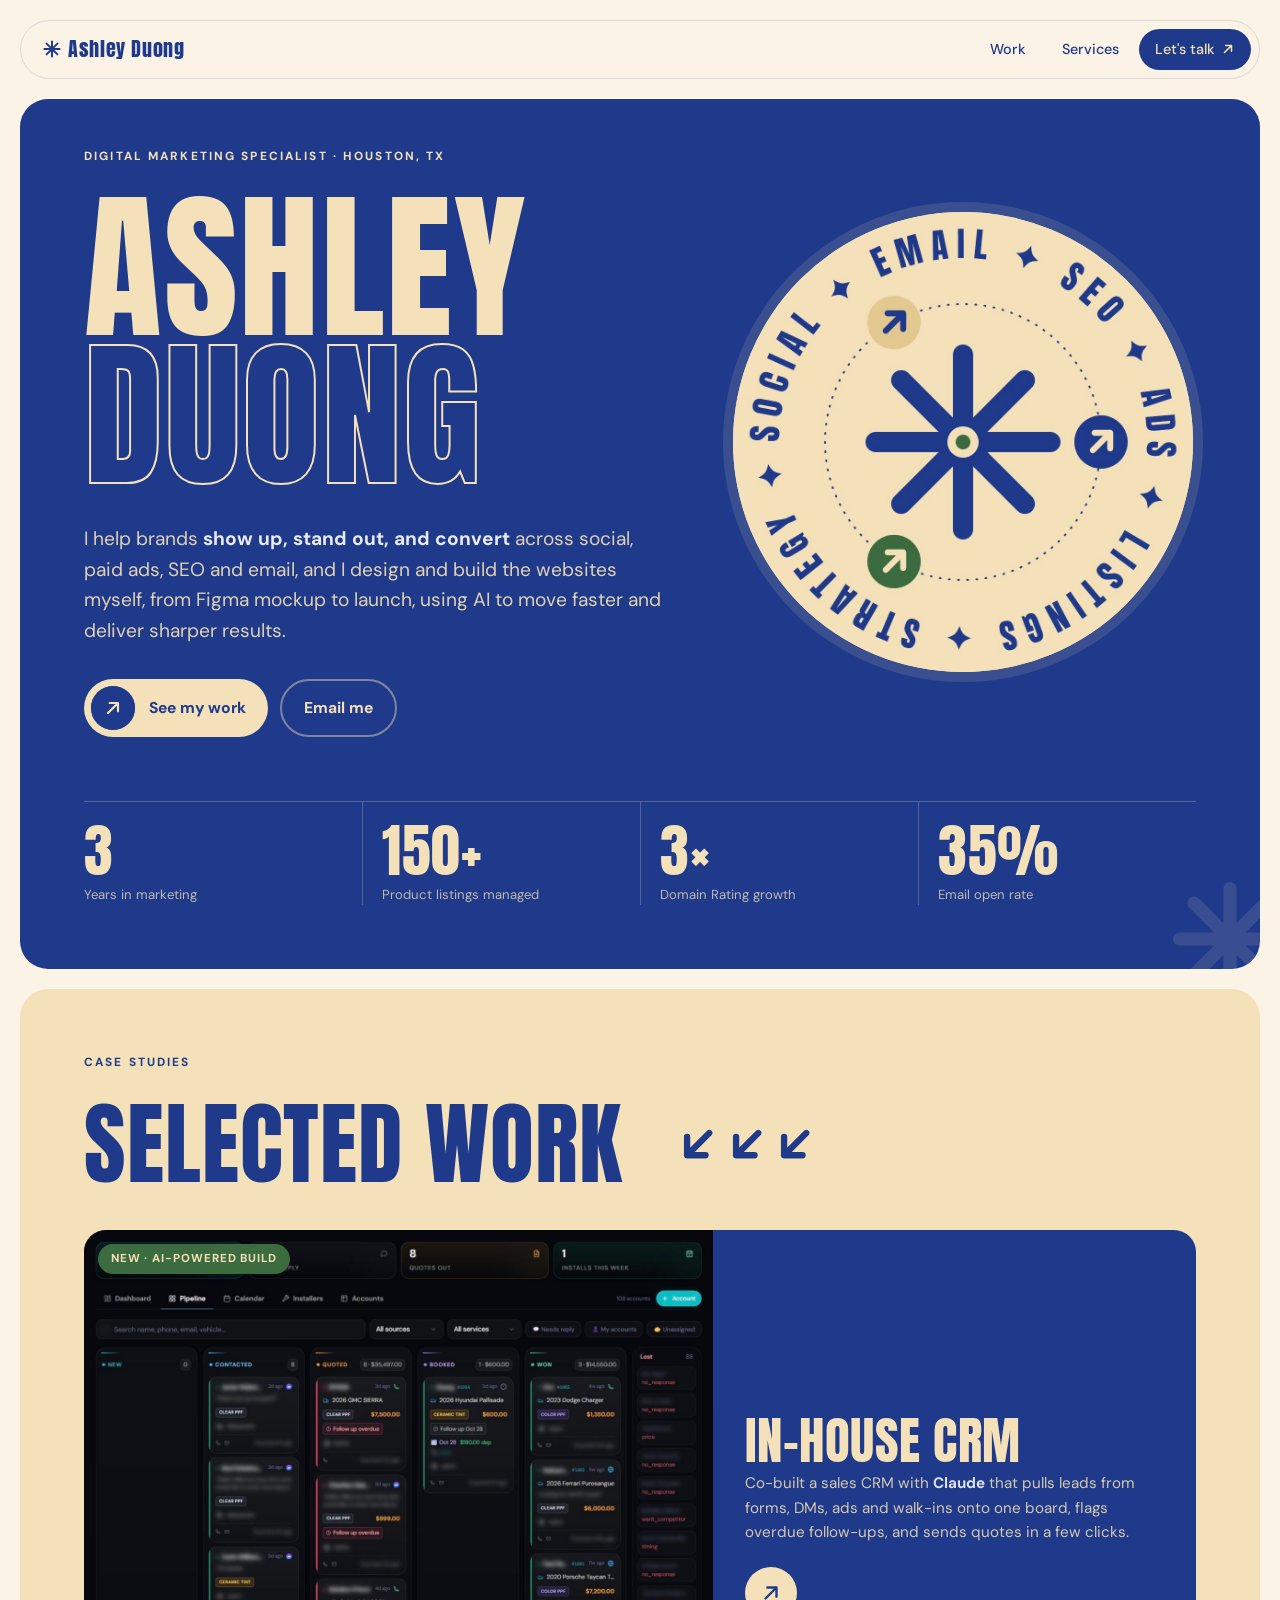
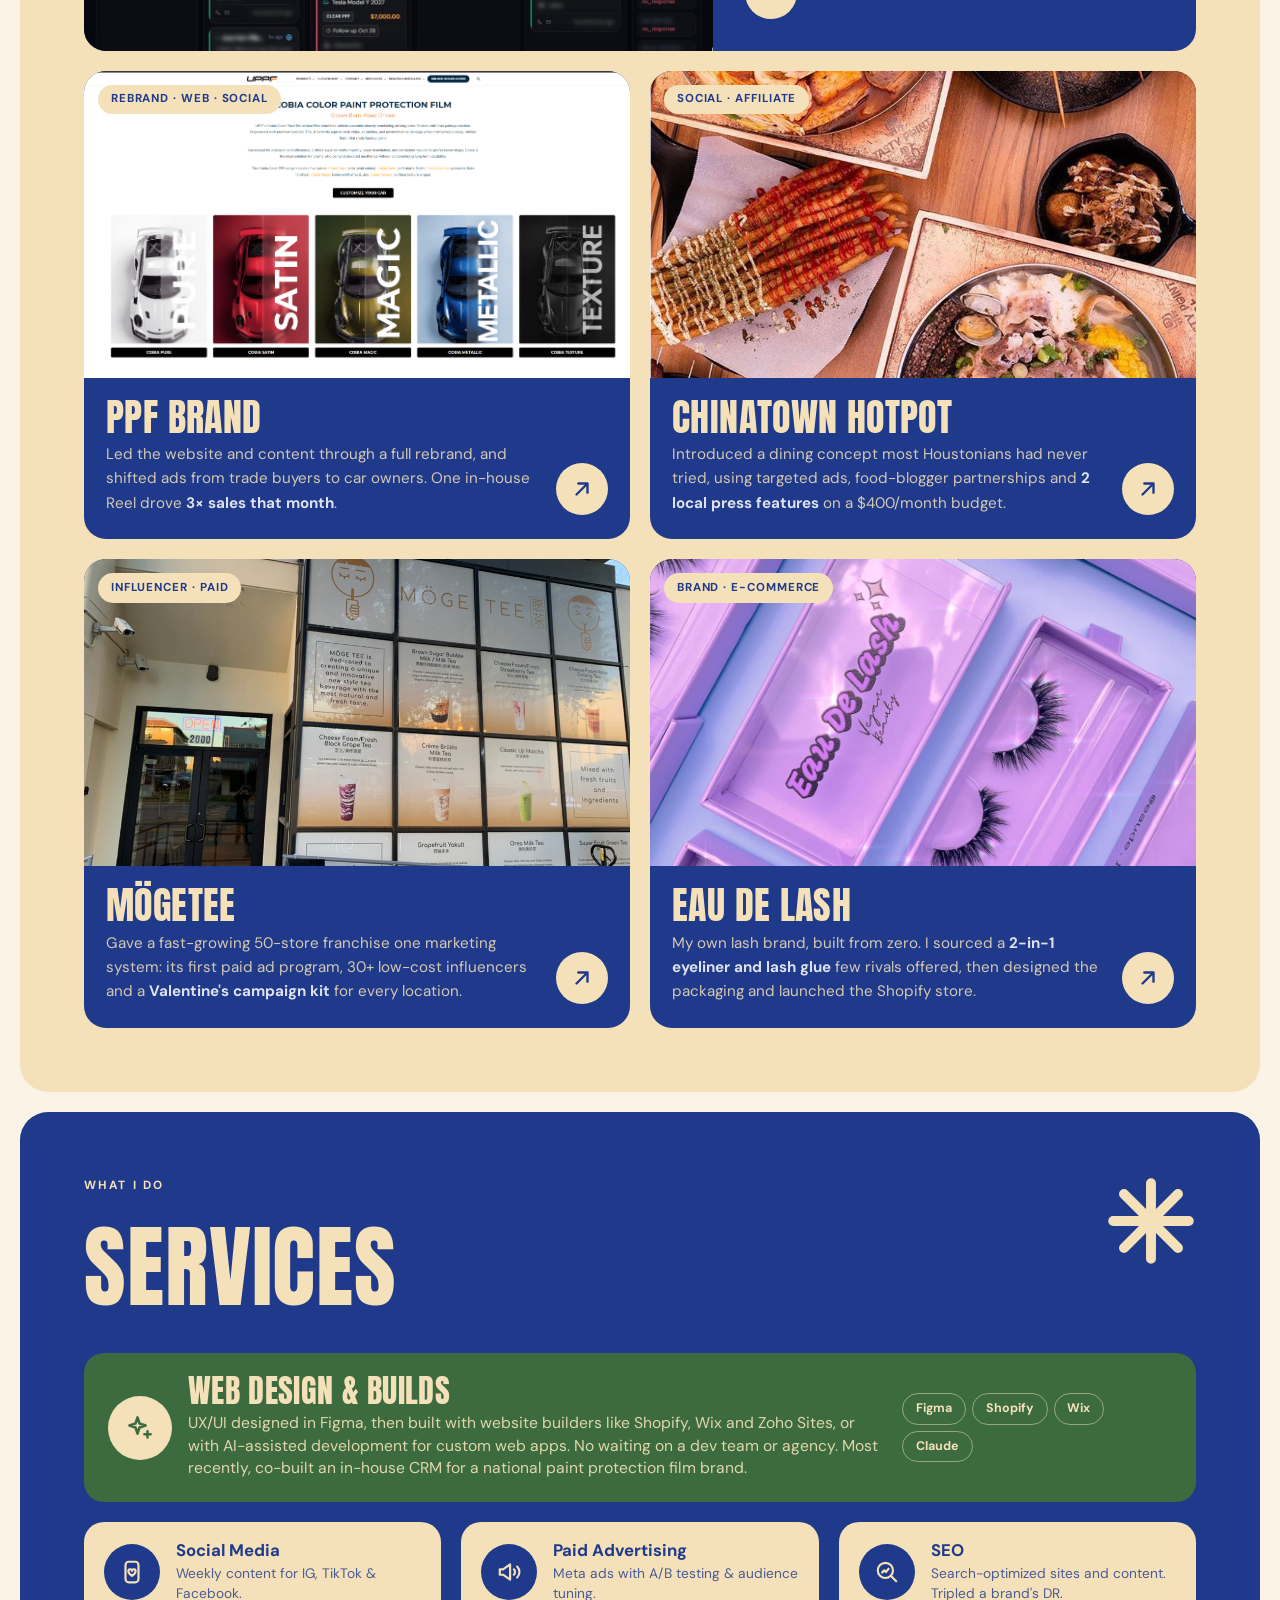
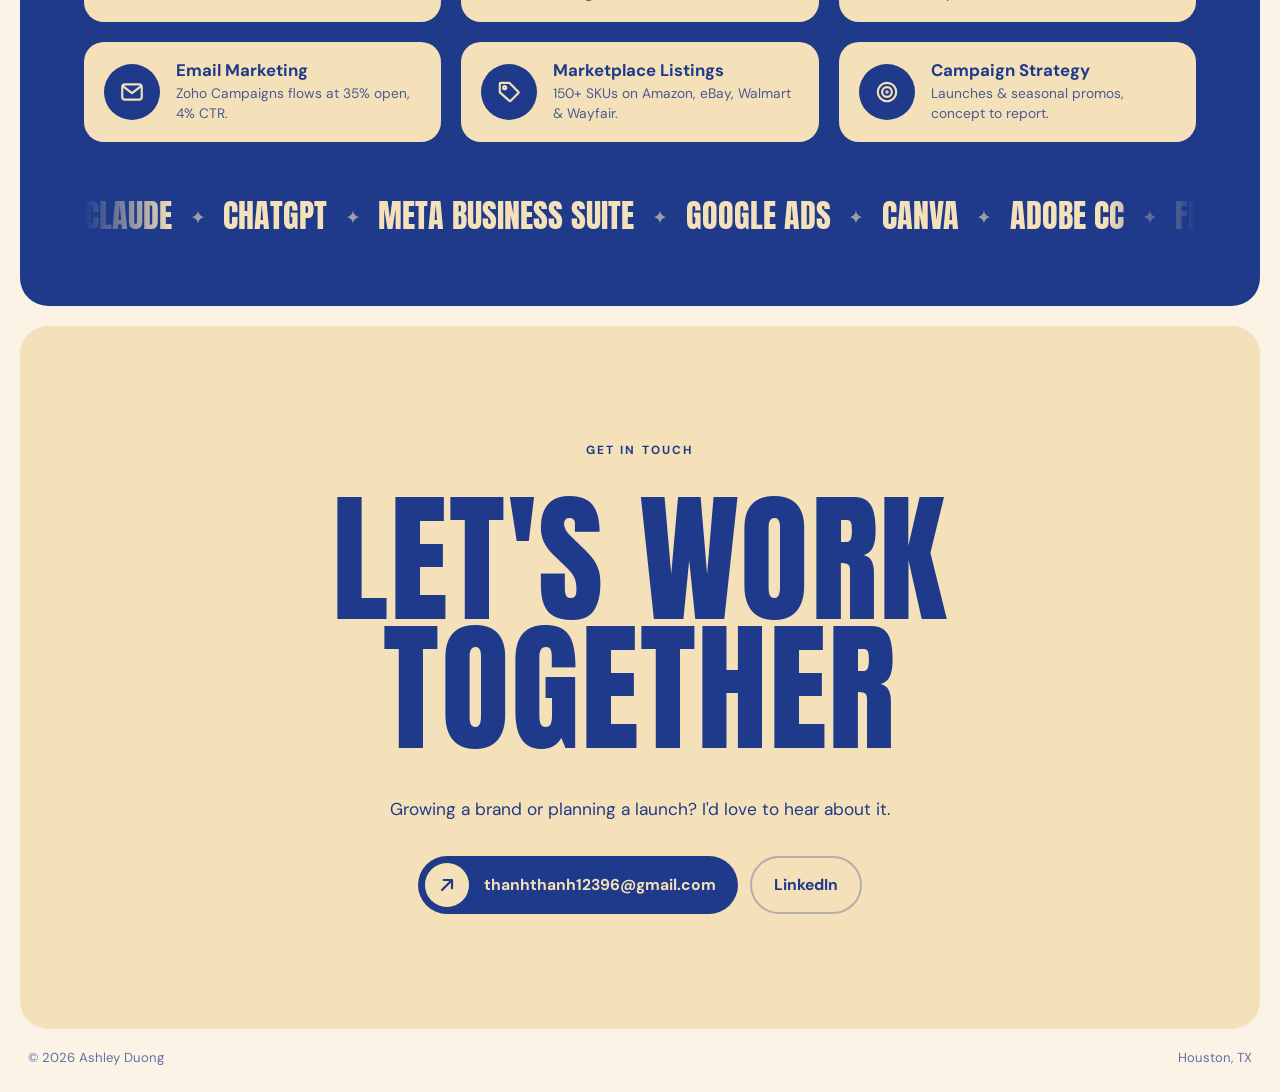
<file: v2/index.html>
<!DOCTYPE html>
<html lang="en">
<head>
  <meta charset="UTF-8" />
  <meta name="viewport" content="width=device-width, initial-scale=1.0" />
  <title>Ashley Duong · Digital Marketing Specialist</title>
  <meta name="description" content="Ashley Duong, Houston-based digital marketer: social, paid ads, SEO, email, e-commerce listings and web design." />
  <link rel="preconnect" href="https://fonts.googleapis.com" />
  <link rel="preconnect" href="https://fonts.gstatic.com" crossorigin />
  <link href="https://fonts.googleapis.com/css2?family=Anton&family=DM+Sans:opsz,wght@9..40,400;9..40,500;9..40,700&display=swap" rel="stylesheet" />
  <link rel="stylesheet" href="assets/site.css" />
</head>
<body>

  <!-- icon sprite -->
  <svg width="0" height="0" style="position:absolute" aria-hidden="true">
    <symbol id="i-arrow" viewBox="0 0 24 24"><path d="M6 18 18 6M8 6h10v10" fill="none" stroke="currentColor" stroke-width="2.6" stroke-linecap="round" stroke-linejoin="round"/></symbol>
    <symbol id="i-chev" viewBox="0 0 24 24"><path d="M18 6 6 18M6 8v10h10" fill="none" stroke="currentColor" stroke-width="3.4" stroke-linecap="round" stroke-linejoin="round"/></symbol>
    <symbol id="i-burst" viewBox="0 0 100 100"><g stroke="currentColor" stroke-width="11" stroke-linecap="round"><path d="M50 8v84M8 50h84M20 20l60 60M80 20 20 80"/></g></symbol>
    <!-- service icons: simple monoline, styled by .service-icon svg -->
    <symbol id="s-social" viewBox="0 0 24 24"><rect x="6" y="2.5" width="12" height="19" rx="3"/><path d="M12 15.6s-3.3-2-3.3-4.2a1.65 1.65 0 0 1 3.3-.5 1.65 1.65 0 0 1 3.3.5c0 2.2-3.3 4.2-3.3 4.2z"/></symbol>
    <symbol id="s-ads" viewBox="0 0 24 24"><path d="M3.5 9.5v5h3l6.5 4.5v-14l-6.5 4.5z"/><path d="M16.5 9.5a3.5 3.5 0 0 1 0 5M19.5 7a7 7 0 0 1 0 10"/></symbol>
    <symbol id="s-seo" viewBox="0 0 24 24"><circle cx="10.5" cy="10.5" r="7"/><path d="m15.5 15.5 5 5M7.5 12.5l2-2 1.5 1.5 2.5-3"/></symbol>
    <symbol id="s-email" viewBox="0 0 24 24"><rect x="3" y="5" width="18" height="14" rx="2.5"/><path d="m3.8 6.8 8.2 6.2 8.2-6.2"/></symbol>
    <symbol id="s-listings" viewBox="0 0 24 24"><path d="M3.5 12.3V4.5a1 1 0 0 1 1-1h7.8l8.2 8.2a1 1 0 0 1 0 1.4l-6.9 6.9a1 1 0 0 1-1.4 0z"/><circle cx="8" cy="8" r="1.4"/></symbol>
    <symbol id="s-ai" viewBox="0 0 24 24"><path d="M10 3.5 11.6 8.4 16.5 10l-4.9 1.6L10 16.5l-1.6-4.9L3.5 10l4.9-1.6z"/><path d="M18 14.5v5M15.5 17h5"/></symbol>
    <symbol id="s-strategy" viewBox="0 0 24 24"><circle cx="12" cy="12" r="8.5"/><circle cx="12" cy="12" r="4.5"/><circle cx="12" cy="12" r="0.6"/></symbol>
  </svg>

  <nav>
    <div class="nav-bar">
      <a href="#top" class="logo"><svg><use href="#i-burst"/></svg>Ashley Duong</a>
      <ul class="nav-links">
        <li><a href="#work">Work</a></li>
        <li class="hide-sm"><a href="#services">Services</a></li>
        <li><a href="#contact" class="nav-cta">Let's talk <svg><use href="#i-arrow"/></svg></a></li>
      </ul>
    </div>
  </nav>

  <!-- HERO -->
  <header class="slide slide--blue hero" id="top">
    <svg class="burst" style="width:120px;height:120px;right:-30px;bottom:-30px;opacity:.12"><use href="#i-burst"/></svg>
    <div class="wrap">
      <div class="hero-grid">
        <div>
          <div class="eyebrow">Digital Marketing Specialist · Houston, TX</div>
          <h1 class="display">Ashley<span class="line2">Duong</span></h1>
          <p class="hero-sub">I help brands <b>show up, stand out, and convert</b> across social, paid ads, SEO and email, and I design and build the websites myself, from Figma mockup to launch, using AI to move faster and deliver sharper results.</p>
          <div class="hero-ctas">
            <a href="#work" class="pill"><span class="knob"><svg><use href="#i-arrow"/></svg></span>See my work</a>
            <a href="mailto:thanhthanh12396@gmail.com" class="pill pill--ghost">Email me</a>
          </div>
        </div>
        <div class="hero-visual">
          <!-- Rendered with Remotion: motion-graphics/test-video/src/PortfolioHero.tsx -->
          <video src="assets/motion/hero-loop.mp4" poster="assets/motion/hero-poster.jpg" autoplay muted loop playsinline aria-hidden="true"></video>
        </div>
      </div>

      <div class="stats">
        <div class="stat"><div class="stat-num display" data-count="3">3</div><div class="stat-label">Years in marketing</div></div>
        <div class="stat"><div class="stat-num display" data-count="150" data-suffix="+">150+</div><div class="stat-label">Product listings managed</div></div>
        <div class="stat"><div class="stat-num display" data-count="3" data-suffix="×">3×</div><div class="stat-label">Domain Rating growth</div></div>
        <div class="stat"><div class="stat-num display" data-count="35" data-suffix="%">35%</div><div class="stat-label">Email open rate</div></div>
      </div>
    </div>
  </header>

  <!-- WORK -->
  <section class="slide slide--cream" id="work">
    <div class="wrap">
      <div class="eyebrow reveal">Case studies</div>
      <h2 class="display section-head reveal">Selected work
        <span class="chevrons" aria-hidden="true"><svg><use href="#i-chev"/></svg><svg><use href="#i-chev"/></svg><svg><use href="#i-chev"/></svg></span>
      </h2>
      <div class="work-grid">
        <a class="project project--feature reveal" href="crm.html">
          <div class="project-img">
            <img src="assets/crm/pipeline.jpg" alt="Pipeline board of the in-house CRM" loading="lazy" />
            <span class="project-tag">New · AI-powered build</span>
          </div>
          <div class="project-body">
            <div>
              <h3 class="display">In-House CRM</h3>
              <p>Co-built a sales CRM with <b>Claude</b> that pulls leads from forms, DMs, ads and walk-ins onto one board, flags overdue follow-ups, and sends quotes in a few clicks.</p>
            </div>
            <span class="arrow-btn"><svg><use href="#i-arrow"/></svg></span>
          </div>
        </a>
        <a class="project reveal" href="uppf.html">
          <div class="project-img">
            <img src="Portolio-images/Website-after/Screenshot%202026-05-20%20201746.png" alt="Rebuilt paint protection film brand website" loading="lazy" />
            <span class="project-tag">Rebrand · Web · Social</span>
          </div>
          <div class="project-body">
            <div>
              <h3 class="display">PPF Brand</h3>
              <p>Led the website and content through a full rebrand, and shifted ads from trade buyers to car owners. One in-house Reel drove <b>3× sales that month</b>.</p>
            </div>
            <span class="arrow-btn"><svg><use href="#i-arrow"/></svg></span>
          </div>
        </a>
        <a class="project reveal" href="hotpot.html">
          <div class="project-img">
            <img src="Portolio-images/Tasty-Point/Screenshot%202026-05-26%20181006.png" alt="Chinatown Hotpot social content" loading="lazy" />
            <span class="project-tag">Social · Affiliate</span>
          </div>
          <div class="project-body">
            <div>
              <h3 class="display">Chinatown Hotpot</h3>
              <p>Introduced a dining concept most Houstonians had never tried, using targeted ads, food-blogger partnerships and <b>2 local press features</b> on a $400/month budget.</p>
            </div>
            <span class="arrow-btn"><svg><use href="#i-arrow"/></svg></span>
          </div>
        </a>
        <a class="project reveal" href="mogetee.html">
          <div class="project-img">
            <img src="Portolio-images/Mogetee/731906F3-6FA8-49E6-BCA2-962BC30CC84A_1_105_c.jpeg" alt="MögeTee drinks campaign" loading="lazy" />
            <span class="project-tag">Influencer · Paid</span>
          </div>
          <div class="project-body">
            <div>
              <h3 class="display">MögeTee</h3>
              <p>Gave a fast-growing 50-store franchise one marketing system: its first paid ad program, 30+ low-cost influencers and a <b>Valentine's campaign kit</b> for every location.</p>
            </div>
            <span class="arrow-btn"><svg><use href="#i-arrow"/></svg></span>
          </div>
        </a>
        <a class="project reveal" href="eaulash.html">
          <div class="project-img">
            <img src="Portolio-images/Eaudelash/EauDeLash-newbox.jpeg" alt="Eau De Lash packaging" loading="lazy" />
            <span class="project-tag">Brand · E-commerce</span>
          </div>
          <div class="project-body">
            <div>
              <h3 class="display">Eau De Lash</h3>
              <p>My own lash brand, built from zero. I sourced a <b>2-in-1 eyeliner and lash glue</b> few rivals offered, then designed the packaging and launched the Shopify store.</p>
            </div>
            <span class="arrow-btn"><svg><use href="#i-arrow"/></svg></span>
          </div>
        </a>
      </div>
    </div>
  </section>

  <!-- SERVICES -->
  <section class="slide slide--blue" id="services">
    <svg class="burst" style="width:90px;height:90px;right:clamp(20px,5vw,72px);top:clamp(28px,5vw,72px)"><use href="#i-burst"/></svg>
    <div class="wrap">
      <div class="eyebrow reveal">What I do</div>
      <h2 class="display section-head reveal">Services</h2>
      <div class="services-grid">
        <div class="service service--feature reveal">
          <span class="service-icon"><svg><use href="#s-ai"/></svg></span>
          <div><h3>Web Design &amp; Builds</h3><p>UX/UI designed in Figma, then built with website builders like Shopify, Wix and Zoho Sites, or with AI-assisted development for custom web apps. No waiting on a dev team or agency. Most recently, co-built an in-house CRM for a national paint protection film brand.</p></div>
          <div class="ai-badges"><span>Figma</span><span>Shopify</span><span>Wix</span><span>Claude</span></div>
        </div>
        <div class="service reveal"><span class="service-icon"><svg><use href="#s-social"/></svg></span><div><h3>Social Media</h3><p>Weekly content for IG, TikTok &amp; Facebook.</p></div></div>
        <div class="service reveal"><span class="service-icon"><svg><use href="#s-ads"/></svg></span><div><h3>Paid Advertising</h3><p>Meta ads with A/B testing &amp; audience tuning.</p></div></div>
        <div class="service reveal"><span class="service-icon"><svg><use href="#s-seo"/></svg></span><div><h3>SEO</h3><p>Search-optimized sites and content. Tripled a brand's DR.</p></div></div>
        <div class="service reveal"><span class="service-icon"><svg><use href="#s-email"/></svg></span><div><h3>Email Marketing</h3><p>Zoho Campaigns flows at 35% open, 4% CTR.</p></div></div>
        <div class="service reveal"><span class="service-icon"><svg><use href="#s-listings"/></svg></span><div><h3>Marketplace Listings</h3><p>150+ SKUs on Amazon, eBay, Walmart &amp; Wayfair.</p></div></div>
        <div class="service reveal"><span class="service-icon"><svg><use href="#s-strategy"/></svg></span><div><h3>Campaign Strategy</h3><p>Launches &amp; seasonal promos, concept to report.</p></div></div>
      </div>
    </div>
    <div class="marquee" aria-label="Tools I use">
      <div class="marquee-track">
        <span>Claude</span><span>ChatGPT</span><span>Meta Business Suite</span><span>Google Ads</span><span>Canva</span><span>Adobe CC</span><span>Figma</span><span>Shopify</span><span>Zoho CRM</span><span>Wix</span><span>Higgsfield AI</span><span>CapCut</span><span>Hootsuite</span><span>Later</span>
        <span aria-hidden="true">Claude</span><span aria-hidden="true">ChatGPT</span><span aria-hidden="true">Meta Business Suite</span><span aria-hidden="true">Google Ads</span><span aria-hidden="true">Canva</span><span aria-hidden="true">Adobe CC</span><span aria-hidden="true">Figma</span><span aria-hidden="true">Shopify</span><span aria-hidden="true">Zoho CRM</span><span aria-hidden="true">Wix</span><span aria-hidden="true">Higgsfield AI</span><span aria-hidden="true">CapCut</span><span aria-hidden="true">Hootsuite</span><span aria-hidden="true">Later</span>
      </div>
    </div>
  </section>

  <!-- CONTACT -->
  <section class="slide slide--cream contact" id="contact">
    <div class="wrap">
      <div class="eyebrow reveal">Get in touch</div>
      <h2 class="display reveal">Let's work<br>together</h2>
      <p class="reveal">Growing a brand or planning a launch? I'd love to hear about it.</p>
      <div class="contact-links reveal">
        <a href="mailto:thanhthanh12396@gmail.com" class="pill"><span class="knob"><svg><use href="#i-arrow"/></svg></span>thanhthanh12396@gmail.com</a>
        <a href="https://linkedin.com" target="_blank" rel="noopener" class="pill pill--ghost">LinkedIn</a>
      </div>
    </div>
  </section>

  <footer>
    <span>© 2026 Ashley Duong</span>
    <span>Houston, TX</span>
  </footer>

  <script>
    const reduce = matchMedia('(prefers-reduced-motion: reduce)').matches;

    // Reveal on scroll, staggered within each group
    const io = new IntersectionObserver(entries => {
      entries.forEach(e => {
        if (!e.isIntersecting) return;
        const siblings = [...e.target.parentElement.children].filter(el => el.classList.contains('reveal'));
        e.target.style.transitionDelay = (siblings.indexOf(e.target) * 70) + 'ms';
        e.target.classList.add('in');
        io.unobserve(e.target);
      });
    }, { threshold: 0.15 });
    document.querySelectorAll('.reveal').forEach(el => io.observe(el));

    // Count-up stats
    if (!reduce) {
      const statIO = new IntersectionObserver(entries => {
        entries.forEach(e => {
          if (!e.isIntersecting) return;
          const el = e.target, end = +el.dataset.count, suffix = el.dataset.suffix || '';
          const t0 = performance.now();
          const tick = now => {
            const p = Math.min(1, (now - t0) / 1200), eased = 1 - Math.pow(1 - p, 3);
            el.textContent = Math.round(end * eased) + suffix;
            if (p < 1) requestAnimationFrame(tick);
          };
          requestAnimationFrame(tick);
          statIO.unobserve(el);
        });
      }, { threshold: 0.6 });
      document.querySelectorAll('[data-count]').forEach(el => statIO.observe(el));
    } else {
      document.querySelector('.hero-visual video')?.pause();
    }
  </script>
</body>
</html>
</file>
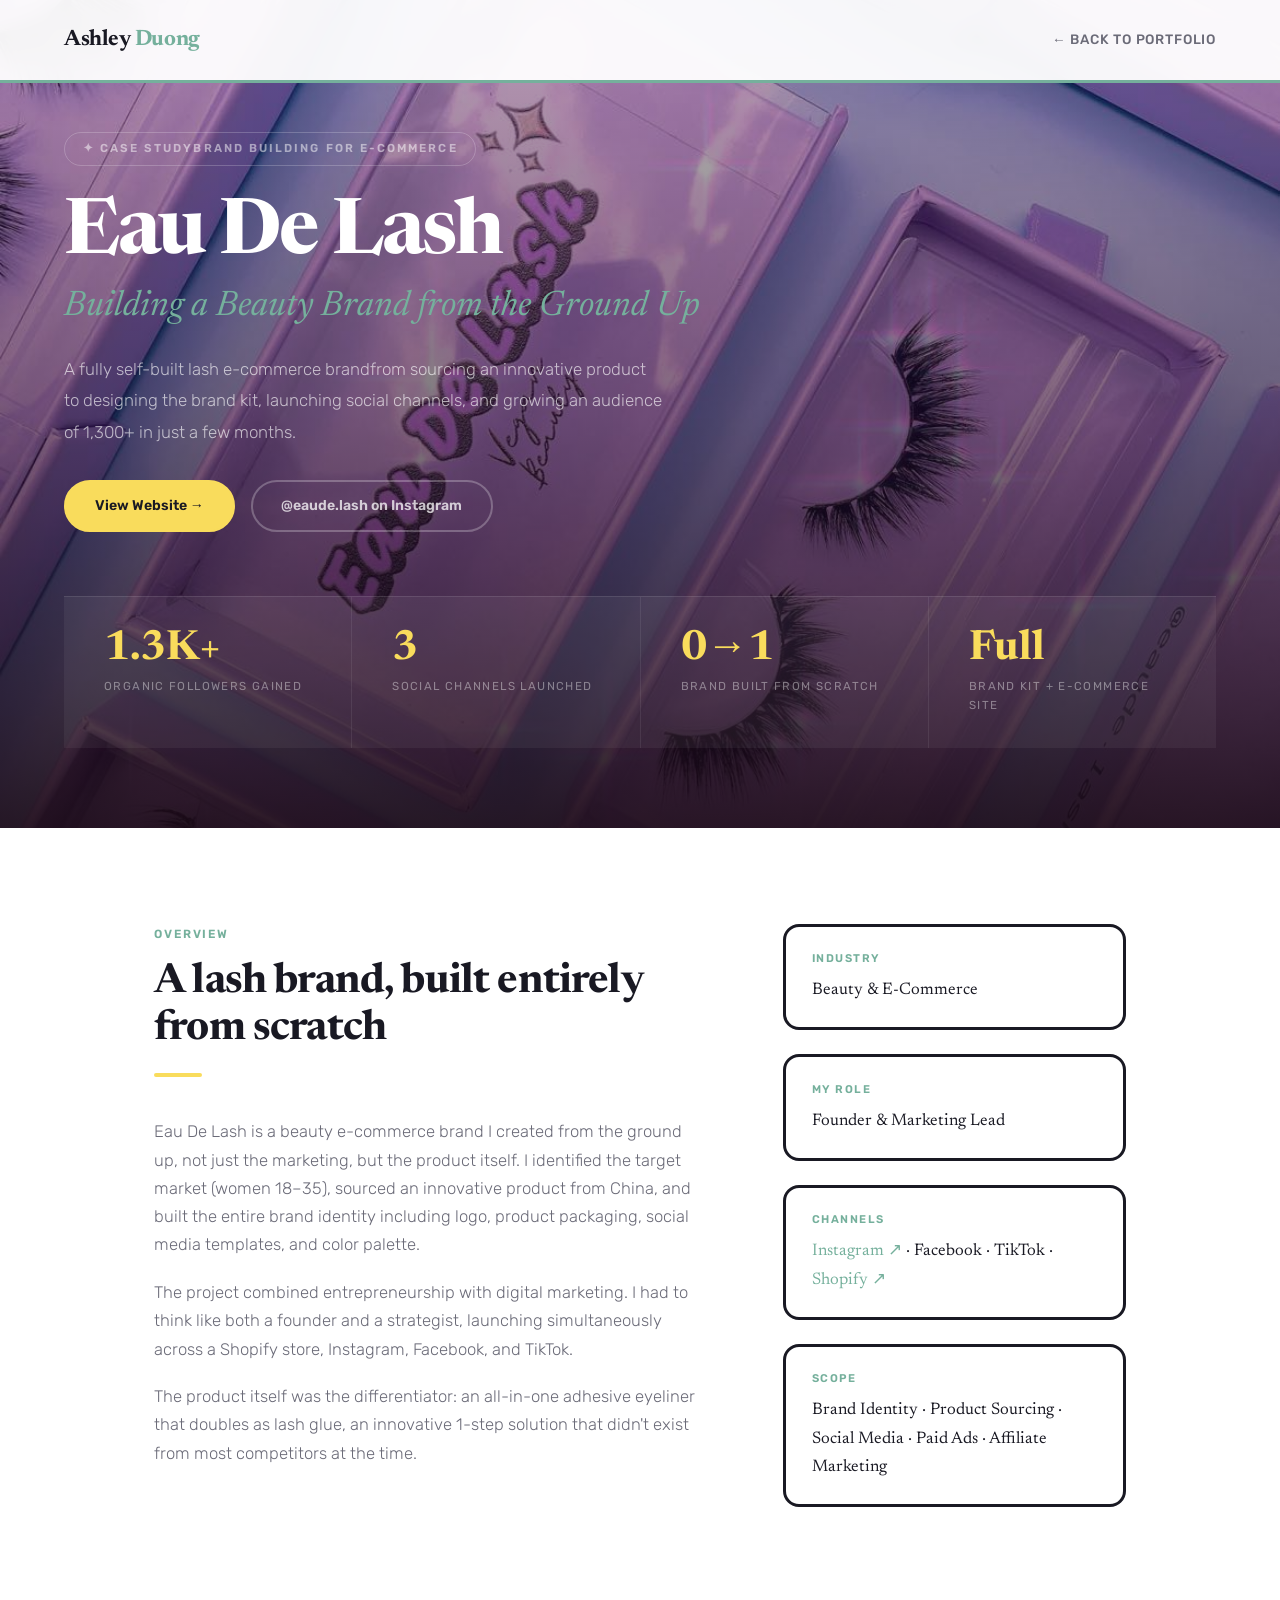
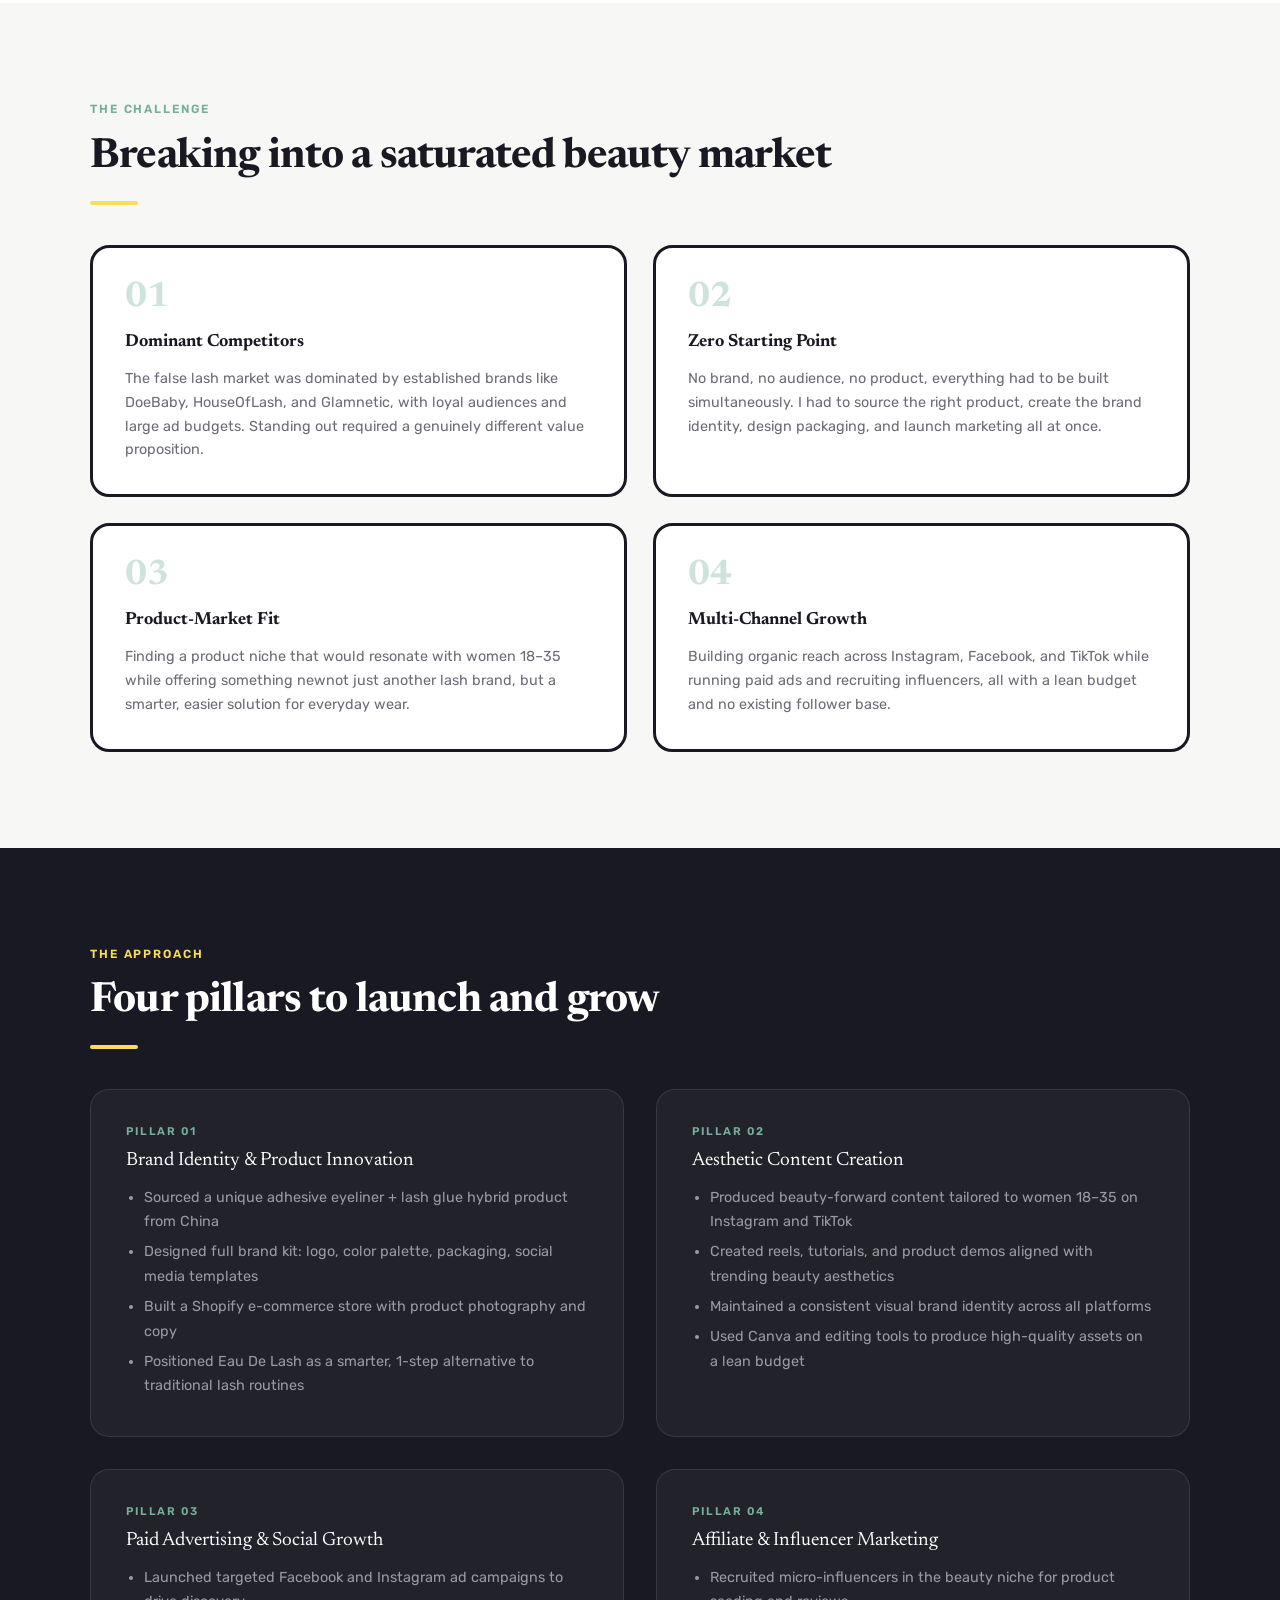
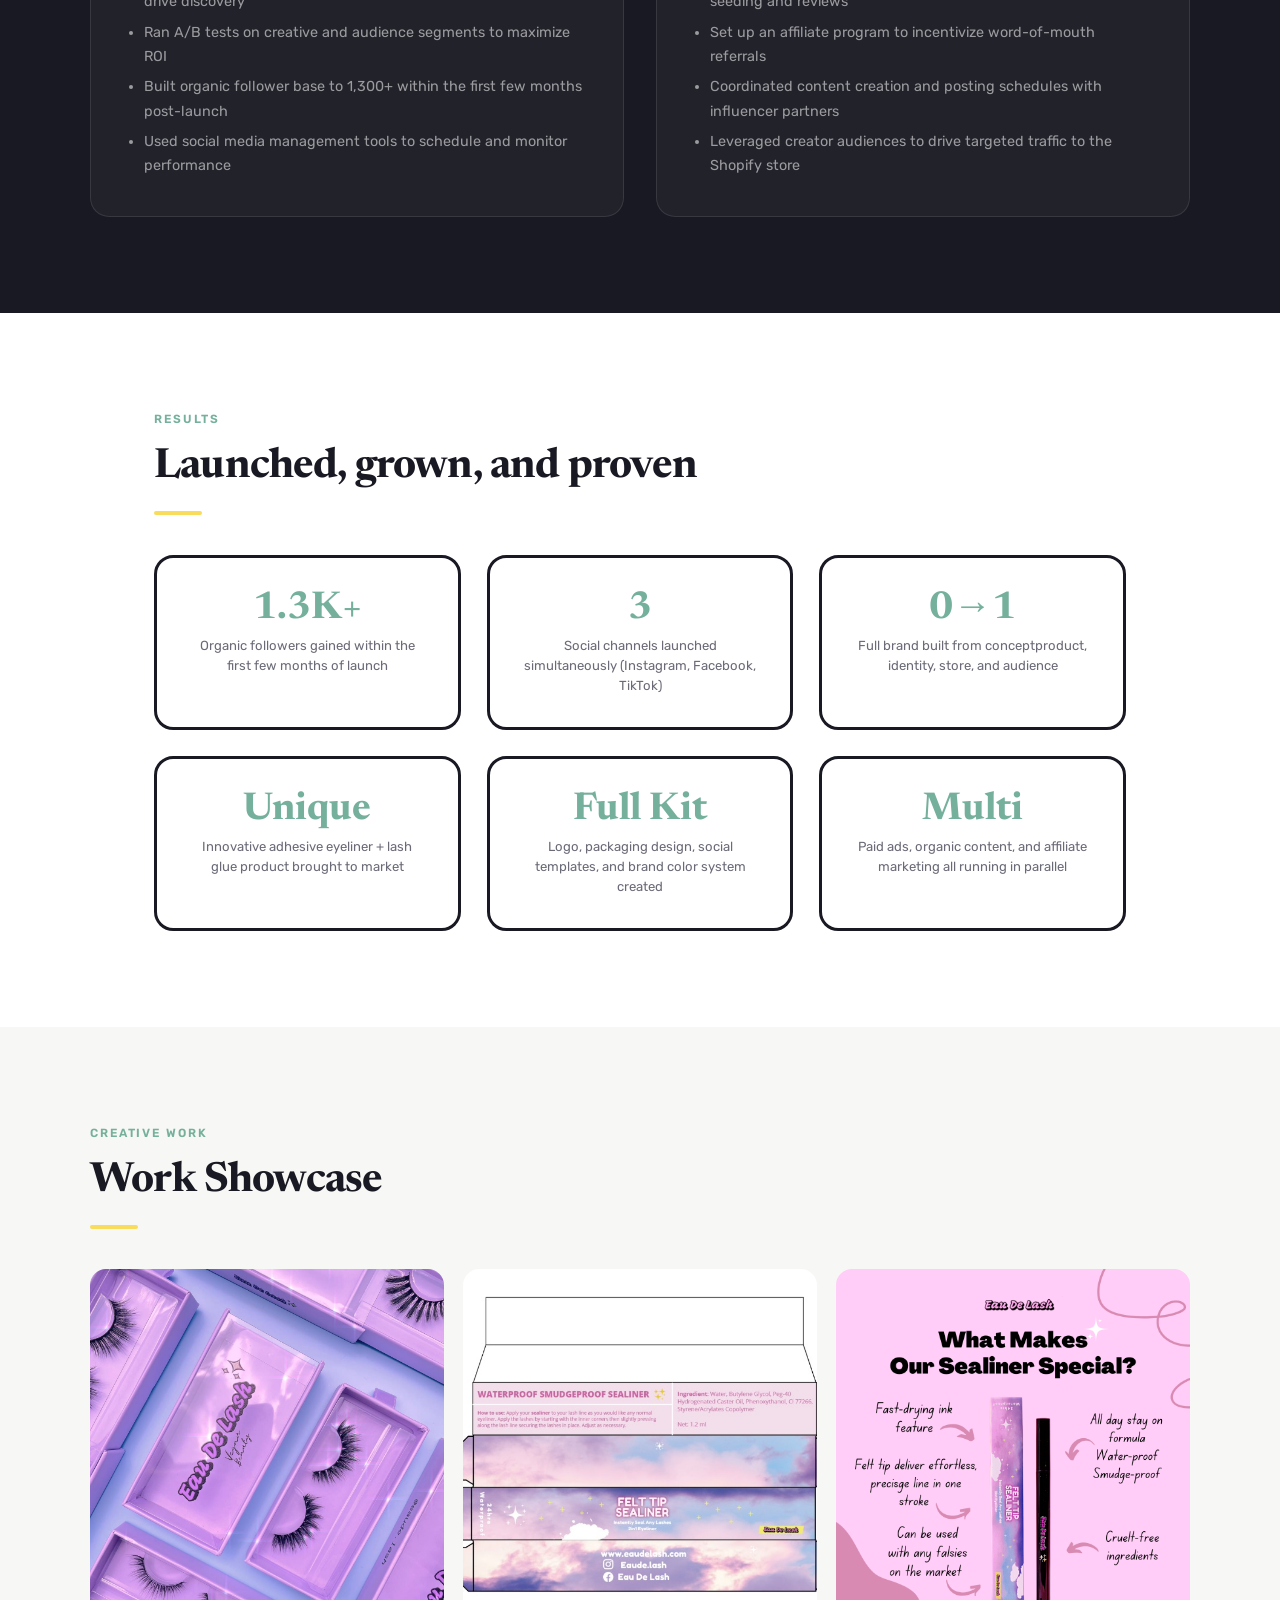
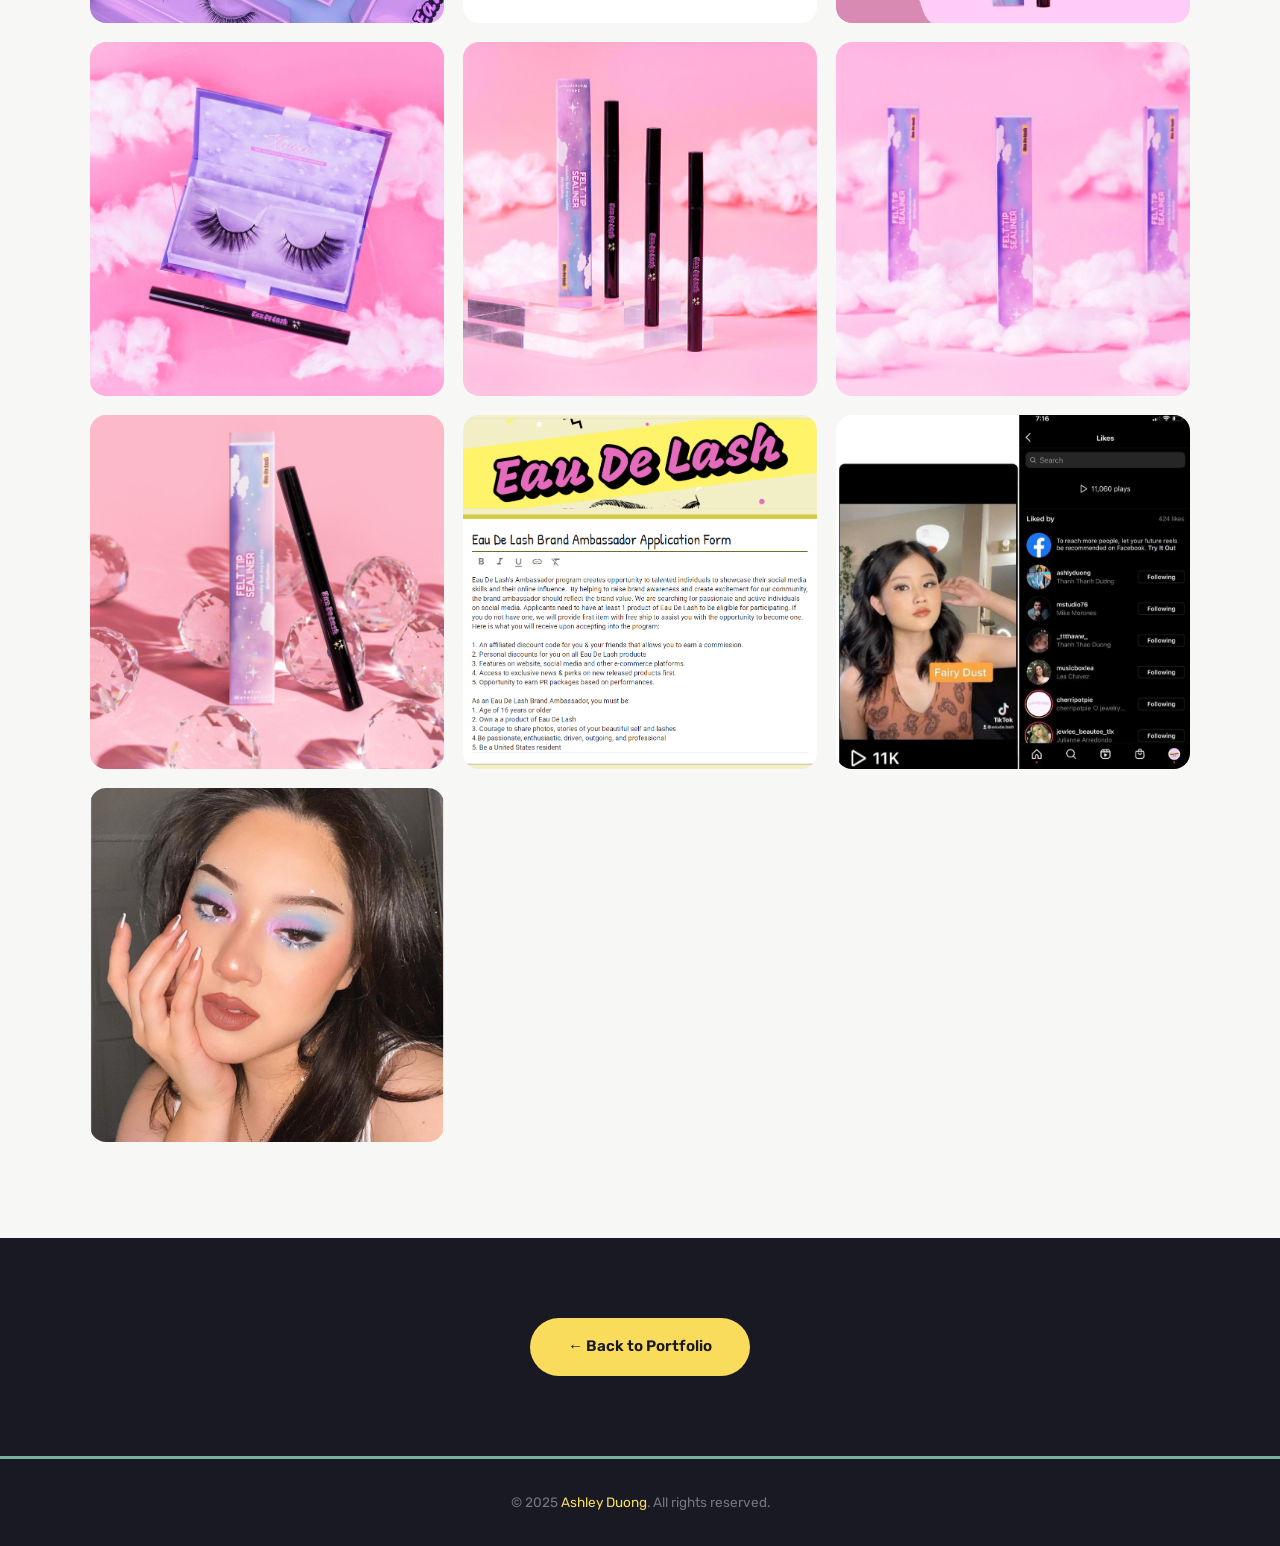
<file: eaulash.html>
<!DOCTYPE html>
<html lang="en">
<head>
  <meta charset="UTF-8" />
  <meta name="viewport" content="width=device-width, initial-scale=1.0" />
  <title>Eau De Lash Case Study | Ashley Duong</title>
  <link href="https://fonts.googleapis.com/css2?family=Newsreader:ital,wght@0,400;0,700;1,400&family=Rubik:wght@300;400;500&display=swap" rel="stylesheet" />
  <style>
    *, *::before, *::after { box-sizing: border-box; margin: 0; padding: 0; }

    :root {
      --teal:  #75B09C;
      --dark:  #191923;
      --gold:  #F9DC5C;
      --white: #ffffff;
      --off:   #f7f7f5;
      --muted: #6b6b78;
    }

    html { scroll-behavior: smooth; }

    body {
      font-family: 'Rubik', sans-serif;
      background: var(--white);
      color: var(--dark);
      font-size: 16px;
      line-height: 1.7;
    }

    /* NAV */
    nav {
      position: fixed; top: 0; left: 0; right: 0; z-index: 100;
      display: flex; justify-content: space-between; align-items: center;
      padding: 1.3rem 4rem;
      background: rgba(255,255,255,0.95);
      backdrop-filter: blur(10px);
      border-bottom: 3px solid var(--teal);
    }
    .nav-logo {
      font-family: 'Newsreader', serif; font-size: 1.4rem; font-weight: 700;
      color: var(--dark); text-decoration: none; letter-spacing: -0.02em;
    }
    .nav-logo span { color: var(--teal); }
    .nav-back {
      text-decoration: none; color: var(--muted);
      font-size: 0.85rem; font-weight: 500; letter-spacing: 0.06em;
      text-transform: uppercase; transition: color 0.2s;
    }
    .nav-back:hover { color: var(--dark); }

    /* HERO */
    .case-hero {
      min-height: 92vh;
      background: url('Portolio-images/Eaudelash/EauDeLash-newbox.jpeg') center center / cover no-repeat;
      display: flex; flex-direction: column; justify-content: flex-end;
      padding: 8rem 4rem 5rem;
      position: relative; overflow: hidden;
    }
    .case-hero::before {
      content: ''; position: absolute;
      inset: 0;
      background: linear-gradient(to top, rgba(25,10,20,0.92) 0%, rgba(25,10,20,0.55) 50%, rgba(25,10,20,0.3) 100%);
    }
    .case-hero::after {
      display: none;
    }
    .hero-inner { position: relative; z-index: 1; max-width: 780px; }
    .case-tag {
      display: inline-flex; align-items: center; gap: 0.5rem;
      font-size: 0.72rem; letter-spacing: 0.18em; text-transform: uppercase;
      color: rgba(255,255,255,0.5); font-weight: 600;
      border: 1.5px solid rgba(255,255,255,0.2);
      padding: 0.4rem 1.1rem; border-radius: 2rem; margin-bottom: 1.8rem;
    }
    .case-title {
      font-family: 'Newsreader', serif;
      font-size: clamp(2.8rem, 6vw, 5rem);
      font-weight: 700; color: var(--white);
      line-height: 1.06; letter-spacing: -0.03em; margin-bottom: 0.6rem;
    }
    .case-subtitle {
      font-family: 'Newsreader', serif;
      font-size: clamp(1.4rem, 3vw, 2.2rem);
      font-style: italic; color: var(--teal);
      line-height: 1.2; margin-bottom: 1.6rem;
    }
    .case-intro {
      font-size: 1.06rem; color: rgba(255,255,255,0.65);
      max-width: 600px; font-weight: 300; line-height: 1.85;
      margin-bottom: 2rem;
    }
    .hero-links {
      display: flex; gap: 1rem; flex-wrap: wrap; margin-top: 0.5rem;
    }
    .hero-btn {
      display: inline-flex; align-items: center; gap: 0.5rem;
      padding: 0.75rem 1.8rem; border-radius: 2rem;
      font-size: 0.88rem; font-weight: 600; text-decoration: none;
      transition: all 0.25s;
    }
    .hero-btn--primary {
      background: var(--gold); color: var(--dark);
      border: 2px solid var(--gold);
    }
    .hero-btn--primary:hover { background: var(--white); border-color: var(--white); transform: translateY(-3px); }
    .hero-btn--outline {
      background: transparent; color: rgba(255,255,255,0.75);
      border: 2px solid rgba(255,255,255,0.25);
    }
    .hero-btn--outline:hover { border-color: var(--teal); color: var(--teal); transform: translateY(-3px); }

    /* STATS BAR */
    .stats-bar {
      background: rgba(255,255,255,0.05);
      border-top: 1px solid rgba(255,255,255,0.1);
      margin-top: 4rem;
      display: flex; flex-wrap: wrap;
      position: relative; z-index: 1;
    }
    .stat-item {
      flex: 1; min-width: 140px;
      padding: 2rem 2.5rem;
      border-right: 1px solid rgba(255,255,255,0.08);
    }
    .stat-item:last-child { border-right: none; }
    .stat-num {
      font-family: 'Newsreader', serif;
      font-size: 2.6rem; font-weight: 700; color: var(--gold);
      line-height: 1;
    }
    .stat-label {
      font-size: 0.72rem; letter-spacing: 0.12em; text-transform: uppercase;
      color: rgba(255,255,255,0.4); margin-top: 0.4rem;
    }

    /* SECTIONS */
    .cs-section { padding: 6rem 4rem; max-width: 1100px; margin: 0 auto; }
    .cs-section--alt { background: var(--off); padding: 6rem 4rem; }
    .cs-section--alt .cs-inner { max-width: 1100px; margin: 0 auto; }
    .cs-section--dark { background: var(--dark); padding: 6rem 4rem; }
    .cs-section--dark .cs-inner { max-width: 1100px; margin: 0 auto; }

    .section-label {
      font-size: 0.74rem; letter-spacing: 0.16em; text-transform: uppercase;
      color: var(--teal); font-weight: 600; margin-bottom: 0.9rem;
    }
    .section-title {
      font-family: 'Newsreader', serif;
      font-size: clamp(1.8rem, 3.5vw, 2.6rem);
      line-height: 1.15; letter-spacing: -0.02em; margin-bottom: 1.2rem;
    }
    .divider {
      width: 48px; height: 4px;
      background: var(--gold); border-radius: 2px; margin-bottom: 2.5rem;
    }

    /* OVERVIEW */
    .overview-grid {
      display: grid; grid-template-columns: 1.6fr 1fr;
      gap: 5rem; align-items: start;
    }
    .overview-text p {
      color: var(--muted); margin-bottom: 1.2rem;
      font-weight: 300; font-size: 1.04rem;
    }
    .overview-meta { display: flex; flex-direction: column; gap: 1.5rem; }
    .meta-block {
      background: var(--white); border: 3px solid var(--dark);
      border-radius: 1rem; padding: 1.4rem 1.6rem;
    }
    .meta-label {
      font-size: 0.7rem; letter-spacing: 0.14em; text-transform: uppercase;
      color: var(--teal); font-weight: 600; margin-bottom: 0.5rem;
    }
    .meta-value { font-family: 'Newsreader', serif; font-size: 1.05rem; color: var(--dark); }

    /* CHALLENGE CARDS */
    .challenge-grid {
      display: grid; grid-template-columns: repeat(2, 1fr); gap: 1.6rem;
    }
    .challenge-card {
      background: var(--white); border: 3px solid var(--dark);
      border-radius: 1.2rem; padding: 2rem;
      transition: transform 0.25s, box-shadow 0.25s;
    }
    .challenge-card:hover { transform: translateY(-5px); box-shadow: 6px 6px 0 var(--gold); }
    .challenge-num {
      font-family: 'Newsreader', serif; font-size: 2.2rem; font-weight: 700;
      color: var(--teal); opacity: 0.35; line-height: 1; margin-bottom: 0.8rem;
    }
    .challenge-card h3 {
      font-family: 'Newsreader', serif; font-size: 1.1rem; margin-bottom: 0.6rem;
    }
    .challenge-card p { font-size: 0.9rem; color: var(--muted); line-height: 1.65; }

    /* APPROACH */
    .approach-grid { display: grid; grid-template-columns: repeat(2, 1fr); gap: 2rem; }
    .approach-pillar {
      background: rgba(255,255,255,0.04);
      border: 1.5px solid rgba(255,255,255,0.1);
      border-radius: 1.2rem; padding: 2rem 2.2rem;
    }
    .pillar-step {
      font-size: 0.7rem; letter-spacing: 0.16em; text-transform: uppercase;
      color: var(--teal); font-weight: 600; margin-bottom: 0.5rem;
    }
    .pillar-title {
      font-family: 'Newsreader', serif; font-size: 1.2rem; color: var(--white);
      margin-bottom: 0.8rem; line-height: 1.25;
    }
    .pillar-body { font-size: 0.9rem; color: rgba(255,255,255,0.55); line-height: 1.7; }
    .pillar-body li { margin-left: 1.1rem; margin-bottom: 0.35rem; }

    /* RESULTS */
    .results-grid { display: grid; grid-template-columns: repeat(3, 1fr); gap: 1.6rem; }
    .result-card {
      background: var(--white); border: 3px solid var(--dark);
      border-radius: 1.2rem; padding: 2rem; text-align: center;
      transition: transform 0.25s, box-shadow 0.25s;
    }
    .result-card:hover { transform: translateY(-5px); box-shadow: 6px 6px 0 var(--gold); }
    .result-num {
      font-family: 'Newsreader', serif; font-size: 2.4rem; font-weight: 700;
      color: var(--teal); line-height: 1; margin-bottom: 0.5rem;
    }
    .result-label { font-size: 0.82rem; color: var(--muted); line-height: 1.5; }

    /* BACK LINK */
    /* SHOWCASE GALLERY */
    .cs-section--showcase { background: var(--off); padding: 6rem 4rem; }
    .cs-section--showcase .cs-inner { max-width: 1100px; margin: 0 auto; }
    .showcase-gallery {
      display: grid;
      grid-template-columns: repeat(3, 1fr);
      gap: 1.2rem;
    }
    .showcase-item {
      border-radius: 1rem; overflow: hidden;
      background: var(--dark);
      aspect-ratio: 1/1;
      position: relative;
      cursor: default;
      transition: transform 0.25s, box-shadow 0.25s;
    }
    .showcase-item:hover { transform: translateY(-5px); box-shadow: 0 16px 40px rgba(0,0,0,0.15); }
    .showcase-item img {
      width: 100%; height: 100%;
      object-fit: cover; display: block;
      transition: transform 0.4s ease;
    }
    .showcase-item:hover img { transform: scale(1.04); }
    .showcase-item--wide { aspect-ratio: 4/3; }
    @media (max-width: 900px) {
      .cs-section--showcase { padding: 4rem 1.5rem; }
      .showcase-gallery { grid-template-columns: repeat(2, 1fr); }
    }

    .back-wrap { text-align: center; padding: 5rem 4rem; background: var(--dark); }
    .back-btn {
      display: inline-flex; align-items: center; gap: 0.5rem;
      background: var(--gold); color: var(--dark);
      padding: 1rem 2.4rem; border-radius: 2rem;
      text-decoration: none; font-weight: 600; font-size: 0.95rem;
      transition: all 0.25s;
    }
    .back-btn:hover { background: var(--teal); color: var(--white); transform: translateY(-3px); }

    /* FOOTER */
    footer {
      background: var(--dark); color: rgba(255,255,255,0.4);
      text-align: center; padding: 2rem; font-size: 0.85rem;
      border-top: 3px solid var(--teal);
    }
    footer span { color: var(--gold); }

    /* FADE IN */
    .fade-in { opacity: 0; transform: translateY(22px); transition: opacity 0.65s ease, transform 0.65s ease; }
    .fade-in.visible { opacity: 1; transform: translateY(0); }

    @media (max-width: 900px) {
      nav { padding: 1.1rem 1.5rem; }
      .case-hero { padding: 7rem 1.5rem 3rem; }
      .cs-section, .cs-section--alt, .cs-section--dark { padding: 4rem 1.5rem; }
      .overview-grid { grid-template-columns: 1fr; gap: 2.5rem; }
      .challenge-grid { grid-template-columns: 1fr; }
      .approach-grid { grid-template-columns: 1fr; }
      .results-grid { grid-template-columns: 1fr; }
      .stat-item { min-width: 120px; padding: 1.4rem 1.5rem; }
    }
  </style>
</head>
<body>

  <!-- NAV -->
  <nav>
    <a href="index.html" class="nav-logo">Ashley <span>Duong</span></a>
    <a href="index.html" class="nav-back">← Back to Portfolio</a>
  </nav>

  <!-- HERO -->
  <div class="case-hero">
    <div class="hero-inner">
      <div class="case-tag">✦ Case StudyBrand Building for E-Commerce</div>
      <h1 class="case-title">Eau De Lash</h1>
      <div class="case-subtitle">Building a Beauty Brand from the Ground Up</div>
      <p class="case-intro">
        A fully self-built lash e-commerce brandfrom sourcing an innovative product to designing the brand kit, launching social channels, and growing an audience of 1,300+ in just a few months.
      </p>
      <div class="hero-links">
        <a href="https://thanhthanh12396.wixsite.com/eaudelashh" target="_blank" class="hero-btn hero-btn--primary">View Website →</a>
        <a href="https://www.instagram.com/eaude.lash/" target="_blank" class="hero-btn hero-btn--outline">@eaude.lash on Instagram</a>
      </div>
    </div>
    <div class="stats-bar">
      <div class="stat-item">
        <div class="stat-num">1.3K+</div>
        <div class="stat-label">Organic Followers Gained</div>
      </div>
      <div class="stat-item">
        <div class="stat-num">3</div>
        <div class="stat-label">Social Channels Launched</div>
      </div>
      <div class="stat-item">
        <div class="stat-num">0→1</div>
        <div class="stat-label">Brand Built from Scratch</div>
      </div>
      <div class="stat-item">
        <div class="stat-num">Full</div>
        <div class="stat-label">Brand Kit + E-Commerce Site</div>
      </div>
    </div>
  </div>

  <!-- OVERVIEW -->
  <div class="cs-section">
    <div class="overview-grid">
      <div class="overview-text fade-in">
        <div class="section-label">Overview</div>
        <h2 class="section-title">A lash brand, built entirely from scratch</h2>
        <div class="divider"></div>
        <p>Eau De Lash is a beauty e-commerce brand I created from the ground up, not just the marketing, but the product itself. I identified the target market (women 18–35), sourced an innovative product from China, and built the entire brand identity including logo, product packaging, social media templates, and color palette.</p>
        <p>The project combined entrepreneurship with digital marketing. I had to think like both a founder and a strategist, launching simultaneously across a Shopify store, Instagram, Facebook, and TikTok.</p>
        <p>The product itself was the differentiator: an all-in-one adhesive eyeliner that doubles as lash glue, an innovative 1-step solution that didn't exist from most competitors at the time.</p>
      </div>
      <div class="overview-meta fade-in">
        <div class="meta-block">
          <div class="meta-label">Industry</div>
          <div class="meta-value">Beauty & E-Commerce</div>
        </div>
        <div class="meta-block">
          <div class="meta-label">My Role</div>
          <div class="meta-value">Founder & Marketing Lead</div>
        </div>
        <div class="meta-block">
          <div class="meta-label">Channels</div>
          <div class="meta-value">
            <a href="https://www.instagram.com/eaude.lash/" target="_blank" style="color: var(--teal); text-decoration: none;">Instagram ↗</a>
            · Facebook · TikTok ·
            <a href="https://thanhthanh12396.wixsite.com/eaudelashh" target="_blank" style="color: var(--teal); text-decoration: none;">Shopify ↗</a>
          </div>
        </div>
        <div class="meta-block">
          <div class="meta-label">Scope</div>
          <div class="meta-value">Brand Identity · Product Sourcing · Social Media · Paid Ads · Affiliate Marketing</div>
        </div>
      </div>
    </div>
  </div>

  <!-- CHALLENGE -->
  <div class="cs-section--alt">
    <div class="cs-inner">
      <div class="section-label fade-in">The Challenge</div>
      <h2 class="section-title fade-in">Breaking into a saturated beauty market</h2>
      <div class="divider fade-in"></div>
      <div class="challenge-grid">
        <div class="challenge-card fade-in">
          <div class="challenge-num">01</div>
          <h3>Dominant Competitors</h3>
          <p>The false lash market was dominated by established brands like DoeBaby, HouseOfLash, and Glamnetic, with loyal audiences and large ad budgets. Standing out required a genuinely different value proposition.</p>
        </div>
        <div class="challenge-card fade-in">
          <div class="challenge-num">02</div>
          <h3>Zero Starting Point</h3>
          <p>No brand, no audience, no product, everything had to be built simultaneously. I had to source the right product, create the brand identity, design packaging, and launch marketing all at once.</p>
        </div>
        <div class="challenge-card fade-in">
          <div class="challenge-num">03</div>
          <h3>Product-Market Fit</h3>
          <p>Finding a product niche that would resonate with women 18–35 while offering something newnot just another lash brand, but a smarter, easier solution for everyday wear.</p>
        </div>
        <div class="challenge-card fade-in">
          <div class="challenge-num">04</div>
          <h3>Multi-Channel Growth</h3>
          <p>Building organic reach across Instagram, Facebook, and TikTok while running paid ads and recruiting influencers, all with a lean budget and no existing follower base.</p>
        </div>
      </div>
    </div>
  </div>

  <!-- APPROACH -->
  <div class="cs-section--dark">
    <div class="cs-inner">
      <div class="section-label fade-in" style="color: var(--gold);">The Approach</div>
      <h2 class="section-title fade-in" style="color: var(--white);">Four pillars to launch and grow</h2>
      <div class="divider fade-in"></div>
      <div class="approach-grid">
        <div class="approach-pillar fade-in">
          <div class="pillar-step">Pillar 01</div>
          <div class="pillar-title">Brand Identity & Product Innovation</div>
          <div class="pillar-body">
            <ul>
              <li>Sourced a unique adhesive eyeliner + lash glue hybrid product from China</li>
              <li>Designed full brand kit: logo, color palette, packaging, social media templates</li>
              <li>Built a Shopify e-commerce store with product photography and copy</li>
              <li>Positioned Eau De Lash as a smarter, 1-step alternative to traditional lash routines</li>
            </ul>
          </div>
        </div>
        <div class="approach-pillar fade-in">
          <div class="pillar-step">Pillar 02</div>
          <div class="pillar-title">Aesthetic Content Creation</div>
          <div class="pillar-body">
            <ul>
              <li>Produced beauty-forward content tailored to women 18–35 on Instagram and TikTok</li>
              <li>Created reels, tutorials, and product demos aligned with trending beauty aesthetics</li>
              <li>Maintained a consistent visual brand identity across all platforms</li>
              <li>Used Canva and editing tools to produce high-quality assets on a lean budget</li>
            </ul>
          </div>
        </div>
        <div class="approach-pillar fade-in">
          <div class="pillar-step">Pillar 03</div>
          <div class="pillar-title">Paid Advertising & Social Growth</div>
          <div class="pillar-body">
            <ul>
              <li>Launched targeted Facebook and Instagram ad campaigns to drive discovery</li>
              <li>Ran A/B tests on creative and audience segments to maximize ROI</li>
              <li>Built organic follower base to 1,300+ within the first few months post-launch</li>
              <li>Used social media management tools to schedule and monitor performance</li>
            </ul>
          </div>
        </div>
        <div class="approach-pillar fade-in">
          <div class="pillar-step">Pillar 04</div>
          <div class="pillar-title">Affiliate & Influencer Marketing</div>
          <div class="pillar-body">
            <ul>
              <li>Recruited micro-influencers in the beauty niche for product seeding and reviews</li>
              <li>Set up an affiliate program to incentivize word-of-mouth referrals</li>
              <li>Coordinated content creation and posting schedules with influencer partners</li>
              <li>Leveraged creator audiences to drive targeted traffic to the Shopify store</li>
            </ul>
          </div>
        </div>
      </div>
    </div>
  </div>

  <!-- RESULTS -->
  <div class="cs-section">
    <div class="section-label fade-in">Results</div>
    <h2 class="section-title fade-in">Launched, grown, and proven</h2>
    <div class="divider fade-in"></div>
    <div class="results-grid">
      <div class="result-card fade-in">
        <div class="result-num">1.3K+</div>
        <div class="result-label">Organic followers gained within the first few months of launch</div>
      </div>
      <div class="result-card fade-in">
        <div class="result-num">3</div>
        <div class="result-label">Social channels launched simultaneously (Instagram, Facebook, TikTok)</div>
      </div>
      <div class="result-card fade-in">
        <div class="result-num">0→1</div>
        <div class="result-label">Full brand built from conceptproduct, identity, store, and audience</div>
      </div>
      <div class="result-card fade-in">
        <div class="result-num">Unique</div>
        <div class="result-label">Innovative adhesive eyeliner + lash glue product brought to market</div>
      </div>
      <div class="result-card fade-in">
        <div class="result-num">Full Kit</div>
        <div class="result-label">Logo, packaging design, social templates, and brand color system created</div>
      </div>
      <div class="result-card fade-in">
        <div class="result-num">Multi</div>
        <div class="result-label">Paid ads, organic content, and affiliate marketing all running in parallel</div>
      </div>
    </div>
  </div>

  <!-- BACK -->
  <!-- SHOWCASE GALLERY -->
  <div class="cs-section--showcase">
    <div class="cs-inner">
      <div class="section-label fade-in">Creative Work</div>
      <h2 class="section-title fade-in">Work Showcase</h2>
      <div class="divider fade-in"></div>
      <div class="showcase-gallery fade-in">

        <div class="showcase-item">
          <img src="Portolio-images/Eaudelash/EauDeLash-newbox.jpeg" alt="Eau De Lash packaging" />
        </div>
        <div class="showcase-item">
          <img src="Portolio-images/Eaudelash/PackagingDesignForEyeliner.jpeg" alt="Eyeliner packaging design" />
        </div>
        <div class="showcase-item">
          <img src="Portolio-images/Eaudelash/Sealiner-poster.png" alt="Sealiner poster" />
        </div>
        <div class="showcase-item">
          <img src="Portolio-images/Eaudelash/4BA5FC8B-B203-43DF-992A-4488A347D296_1_105_c.jpeg" alt="Eau De Lash product" />
        </div>
        <div class="showcase-item">
          <img src="Portolio-images/Eaudelash/9FE7D18A-F919-48F2-AF41-A65329C2B5B0_1_105_c.jpeg" alt="Eau De Lash product" />
        </div>
        <div class="showcase-item">
          <img src="Portolio-images/Eaudelash/83200BB6-C024-4AFC-AFCF-3E0C529679C8_1_105_c.jpeg" alt="Eau De Lash product" />
        </div>
        <div class="showcase-item">
          <img src="Portolio-images/Eaudelash/E429D4AE-86EA-4D63-B5B4-09DC6251E412_1_105_c.jpeg" alt="Eau De Lash product" />
        </div>
        <div class="showcase-item">
          <img src="Portolio-images/Eaudelash/brand-ambassador.png" alt="Brand ambassador" />
        </div>
        <div class="showcase-item">
          <img src="Portolio-images/Eaudelash/Screenshot%202026-05-26%20172501.png" alt="Eau De Lash showcase" />
        </div>
        <div class="showcase-item">
          <img src="Portolio-images/Eaudelash/Screenshot%202026-05-26%20172523.png" alt="Eau De Lash showcase" />
        </div>

      </div>
    </div>
  </div>

  <div class="back-wrap">
    <a href="index.html" class="back-btn">← Back to Portfolio</a>
  </div>

  <!-- FOOTER -->
  <footer>
    <p>© 2025 <span>Ashley Duong</span>. All rights reserved.</p>
  </footer>

  <script>
    const observer = new IntersectionObserver((entries) => {
      entries.forEach(e => { if (e.isIntersecting) e.target.classList.add('visible'); });
    }, { threshold: 0.1 });
    document.querySelectorAll('.fade-in').forEach(el => observer.observe(el));
  </script>
</body>
</html>
</file>
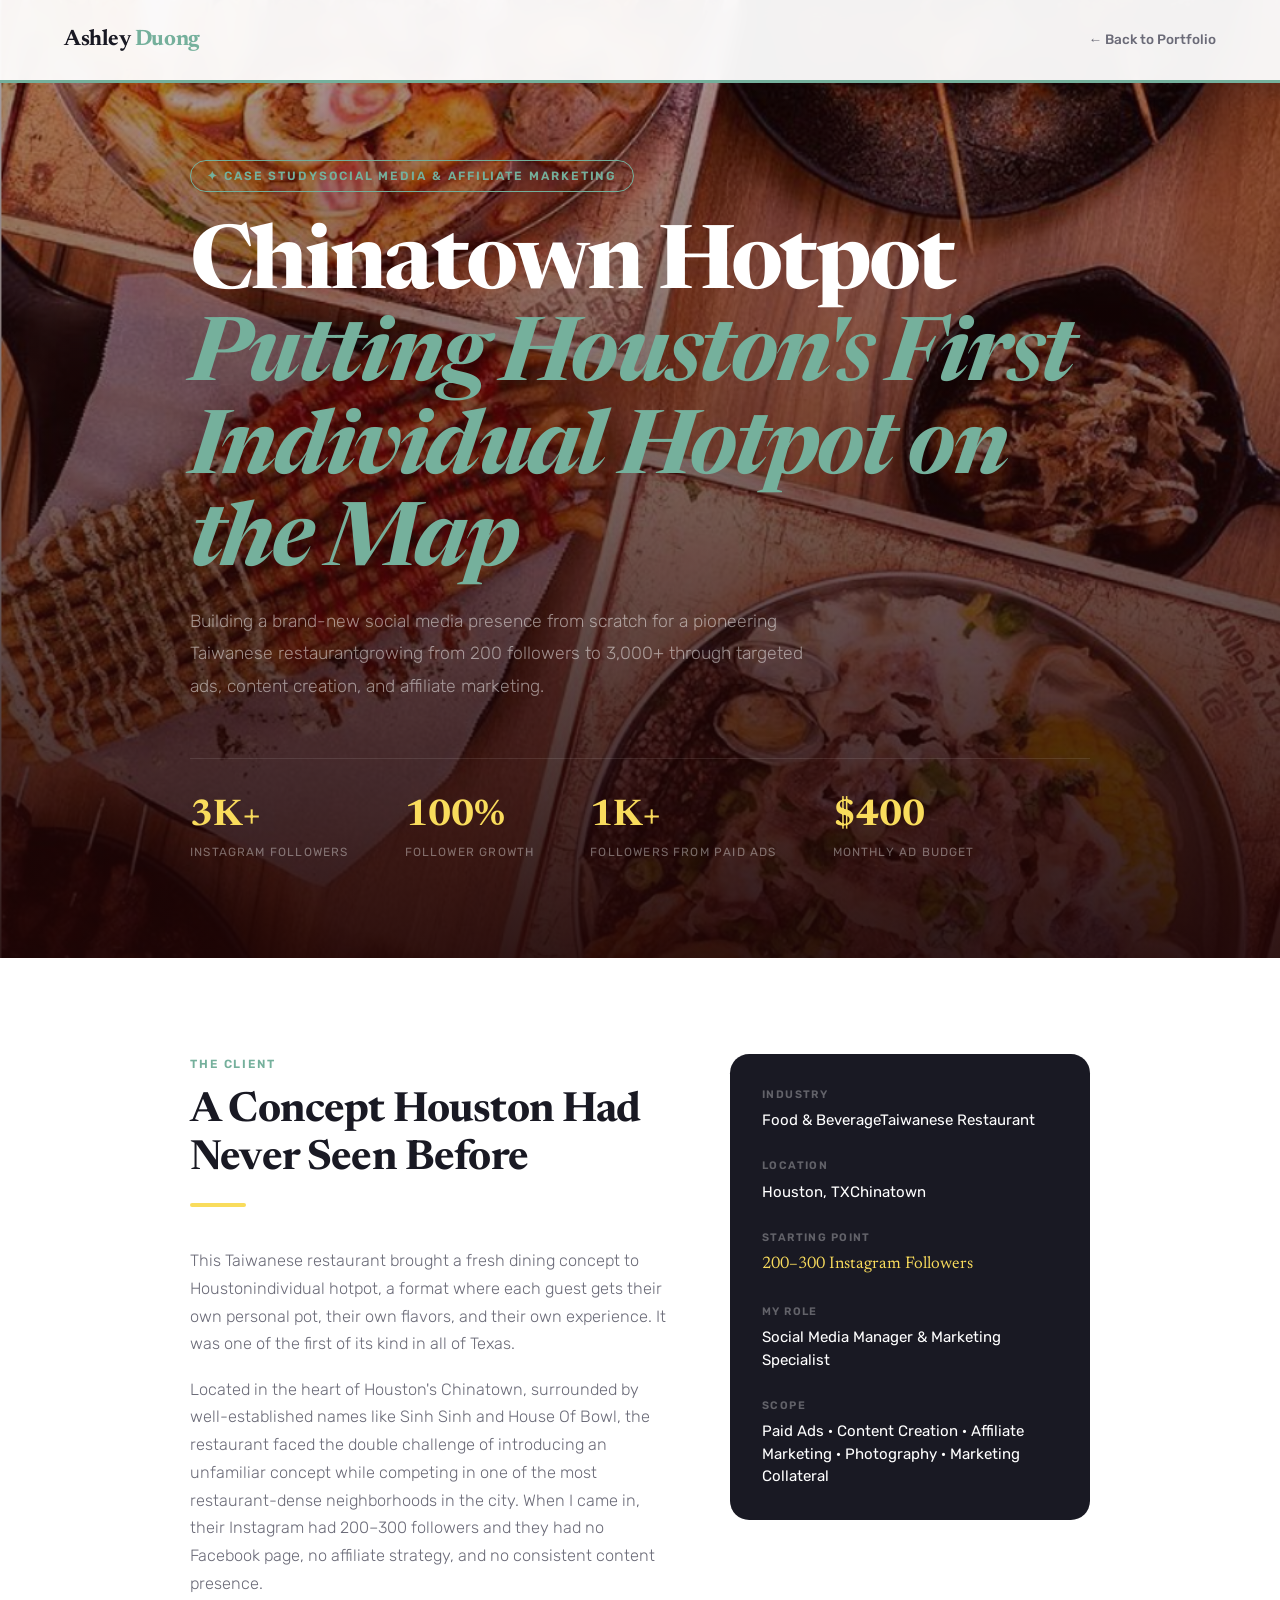
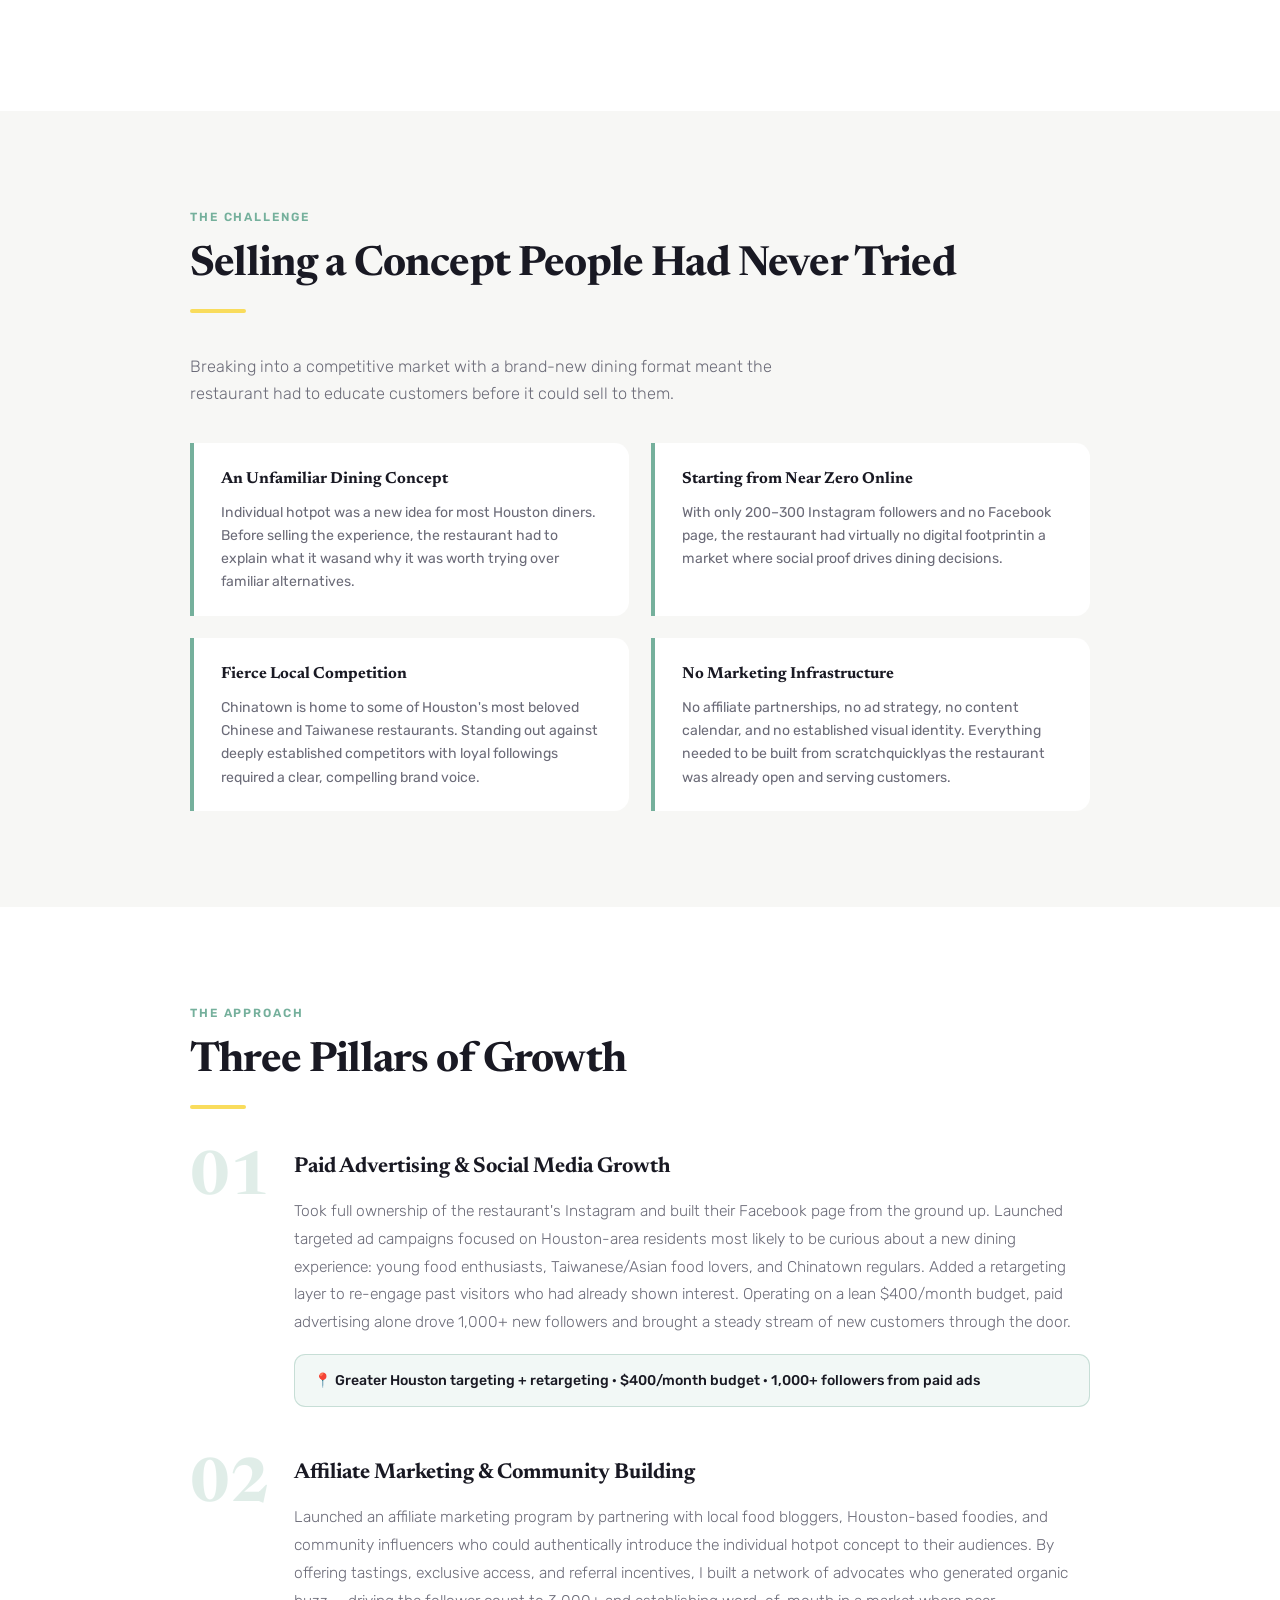
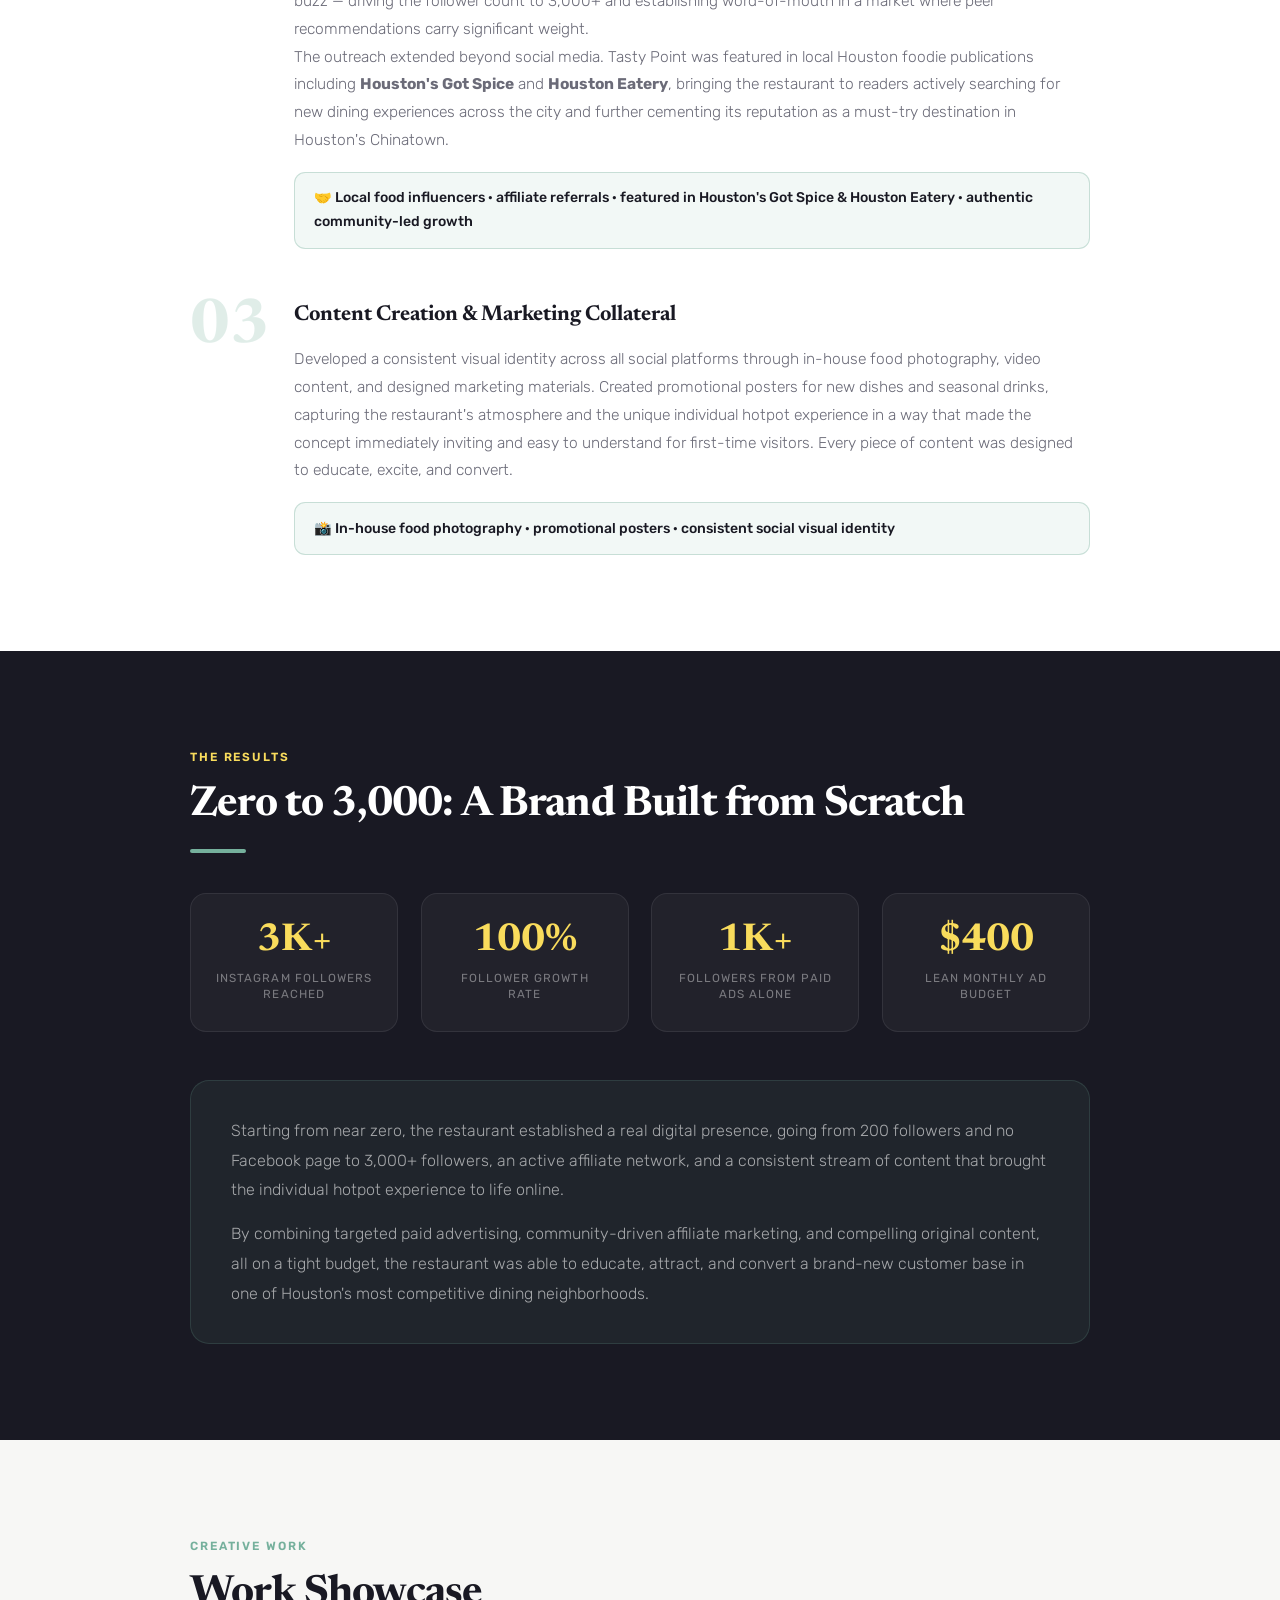
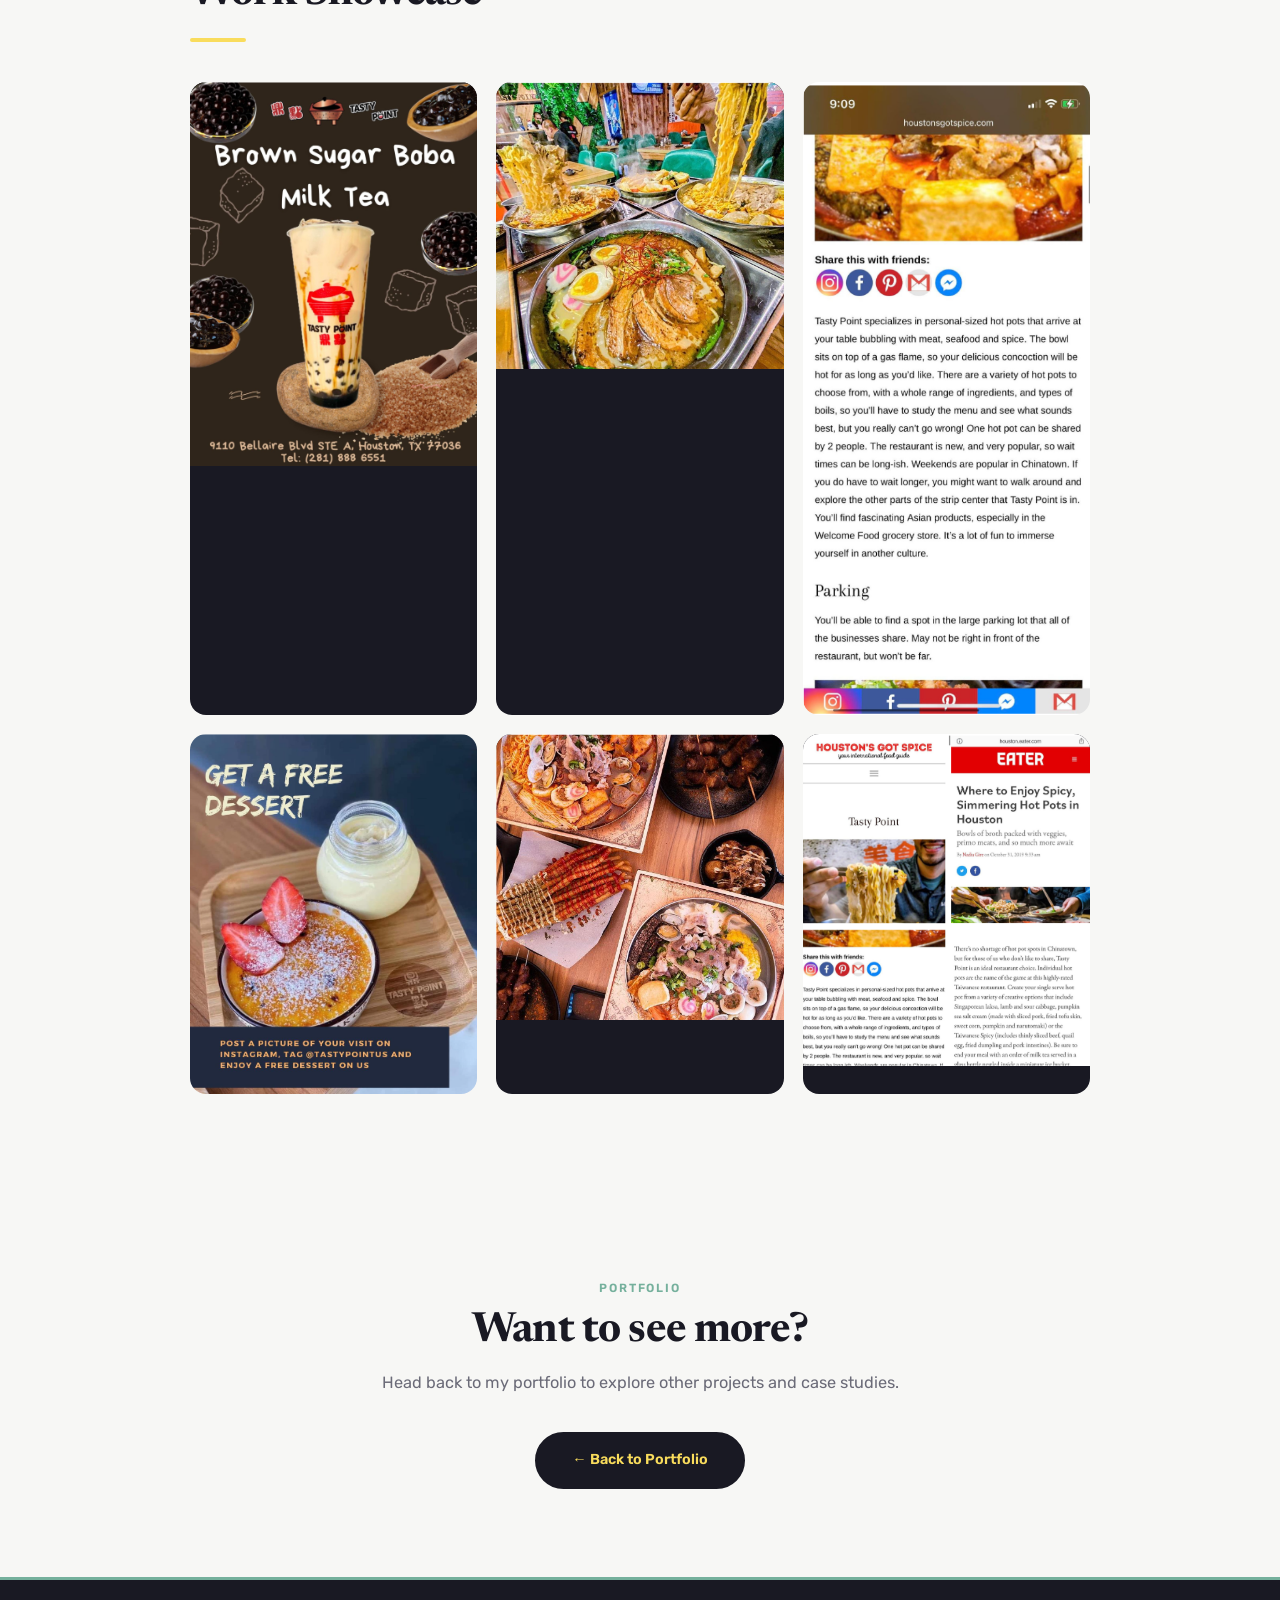
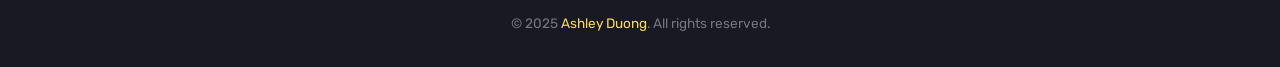
<file: hotpot.html>
<!DOCTYPE html>
<html lang="en">
<head>
  <meta charset="UTF-8" />
  <meta name="viewport" content="width=device-width, initial-scale=1.0" />
  <title>Chinatown Hotpot Case Study | Ashley Duong</title>
  <link href="https://fonts.googleapis.com/css2?family=Newsreader:ital,wght@0,400;0,700;1,400&family=Rubik:wght@300;400;500&display=swap" rel="stylesheet" />
  <style>
    *, *::before, *::after { box-sizing: border-box; margin: 0; padding: 0; }

    :root {
      --teal:   #75B09C;
      --dark:   #191923;
      --gold:   #F9DC5C;
      --white:  #ffffff;
      --off:    #f7f7f5;
      --muted:  #6b6b78;
      --border: #d4d4d0;
    }

    html { scroll-behavior: smooth; }
    body { font-family: 'Rubik', sans-serif; background: var(--white); color: var(--dark); font-size: 16px; line-height: 1.7; }

    /* NAV */
    nav {
      position: fixed; top: 0; left: 0; right: 0; z-index: 100;
      display: flex; justify-content: space-between; align-items: center;
      padding: 1.3rem 4rem;
      background: rgba(255,255,255,0.95); backdrop-filter: blur(10px);
      border-bottom: 3px solid var(--teal);
    }
    .nav-logo { font-family: 'Newsreader', serif; font-size: 1.4rem; font-weight: 700; color: var(--dark); text-decoration: none; letter-spacing: -0.02em; }
    .nav-logo span { color: var(--teal); }
    .nav-back { font-size: 0.85rem; font-weight: 500; color: var(--muted); text-decoration: none; display: flex; align-items: center; gap: 0.4rem; transition: color 0.2s; }
    .nav-back:hover { color: var(--teal); }

    /* HERO */
    .cs-hero {
      background: url('Portolio-images/Tasty-Point/Screenshot%202026-05-26%20181006.png') center center / cover no-repeat;
      padding: 10rem 4rem 6rem;
      position: relative; overflow: hidden;
    }
    .cs-hero::before {
      content: ''; position: absolute; inset: 0;
      background: linear-gradient(to top, rgba(30,5,5,0.92) 0%, rgba(30,5,5,0.6) 50%, rgba(30,5,5,0.35) 100%);
    }
    .cs-hero-blob1 { display: none; }
    .cs-hero-blob2 { display: none; }
    .cs-hero-inner { max-width: 900px; margin: 0 auto; position: relative; z-index: 1; }
    .cs-tag { display: inline-flex; align-items: center; gap: 0.5rem; font-size: 0.75rem; letter-spacing: 0.16em; text-transform: uppercase; color: var(--teal); font-weight: 600; border: 1.5px solid var(--teal); padding: 0.3rem 1rem; border-radius: 2rem; margin-bottom: 1.8rem; }
    .cs-hero-title { font-family: 'Newsreader', serif; font-size: clamp(3rem, 7vw, 5.5rem); color: var(--white); line-height: 1.05; letter-spacing: -0.03em; margin-bottom: 0.9rem; }
    .cs-hero-title em { color: var(--teal); font-style: italic; }
    .cs-hero-sub { font-size: 1.1rem; color: rgba(255,255,255,0.5); font-weight: 300; max-width: 620px; margin-bottom: 3.5rem; line-height: 1.85; }
    .cs-hero-stats { display: flex; gap: 3.5rem; flex-wrap: wrap; padding-top: 2.5rem; border-top: 1px solid rgba(255,255,255,0.1); }
    .cs-stat-num { font-family: 'Newsreader', serif; font-size: 2.3rem; font-weight: 700; color: var(--gold); line-height: 1; }
    .cs-stat-label { font-size: 0.74rem; color: rgba(255,255,255,0.38); text-transform: uppercase; letter-spacing: 0.1em; margin-top: 0.35rem; }

    /* SHARED */
    section { padding: 6rem 4rem; }
    .content-wrap { max-width: 900px; margin: 0 auto; }
    .section-label { font-size: 0.74rem; letter-spacing: 0.16em; text-transform: uppercase; color: var(--teal); font-weight: 600; margin-bottom: 0.9rem; }
    .section-title { font-family: 'Newsreader', serif; font-size: clamp(1.8rem, 3.5vw, 2.6rem); line-height: 1.15; letter-spacing: -0.02em; margin-bottom: 1.2rem; }
    .divider { width: 56px; height: 4px; background: var(--gold); border-radius: 2px; margin-bottom: 2.5rem; }

    /* OVERVIEW */
    #overview { background: var(--white); }
    .overview-grid { display: grid; grid-template-columns: 1fr 360px; gap: 4rem; align-items: start; }
    .overview-text p { color: var(--muted); margin-bottom: 1.1rem; font-size: 1.02rem; font-weight: 300; }
    .overview-aside { background: var(--dark); border-radius: 1.2rem; padding: 2rem; }
    .aside-item { margin-bottom: 1.6rem; }
    .aside-item:last-child { margin-bottom: 0; }
    .aside-label { font-size: 0.68rem; text-transform: uppercase; letter-spacing: 0.13em; color: rgba(255,255,255,0.32); font-weight: 600; margin-bottom: 0.3rem; }
    .aside-value { font-size: 0.94rem; color: var(--white); line-height: 1.5; }
    .aside-value.gold { color: var(--gold); font-family: 'Newsreader', serif; font-size: 1.05rem; }

    /* CHALLENGE */
    #challenge { background: var(--off); }
    .challenge-intro { color: var(--muted); font-size: 1.02rem; font-weight: 300; margin-bottom: 2.2rem; max-width: 640px; }
    .challenge-grid { display: grid; grid-template-columns: repeat(2, 1fr); gap: 1.4rem; }
    .challenge-card { background: var(--white); border-left: 4px solid var(--teal); border-radius: 0 0.9rem 0.9rem 0; padding: 1.4rem 1.7rem; }
    .challenge-card h4 { font-family: 'Newsreader', serif; font-size: 1rem; margin-bottom: 0.5rem; color: var(--dark); }
    .challenge-card p { font-size: 0.88rem; color: var(--muted); line-height: 1.65; }

    /* APPROACH */
    #approach { background: var(--white); }
    .approach-steps { display: flex; flex-direction: column; gap: 3rem; }
    .approach-step { display: grid; grid-template-columns: 72px 1fr; gap: 2rem; align-items: start; }
    .step-num { font-family: 'Newsreader', serif; font-size: 3.8rem; font-weight: 700; color: var(--teal); opacity: 0.22; line-height: 1; padding-top: 0.1rem; }
    .step-content h3 { font-family: 'Newsreader', serif; font-size: 1.35rem; margin-bottom: 0.7rem; color: var(--dark); }
    .step-content p { color: var(--muted); font-size: 0.97rem; line-height: 1.8; font-weight: 300; }
    .step-highlight { background: rgba(117,176,156,0.09); border: 1.5px solid rgba(117,176,156,0.35); border-radius: 0.7rem; padding: 0.85rem 1.2rem; margin-top: 1.1rem; font-size: 0.88rem; color: var(--dark); font-weight: 500; display: flex; align-items: center; gap: 0.7rem; }

    /* RESULTS */
    #results { background: var(--dark); }
    #results .section-label { color: var(--gold); }
    #results .section-title { color: var(--white); }
    #results .divider { background: var(--teal); }
    .results-stats { display: grid; grid-template-columns: repeat(4, 1fr); gap: 1.4rem; margin-bottom: 3rem; }
    .result-stat { background: rgba(255,255,255,0.04); border: 1px solid rgba(255,255,255,0.08); border-radius: 1rem; padding: 1.8rem 1.4rem; text-align: center; }
    .result-num { font-family: 'Newsreader', serif; font-size: 2.4rem; font-weight: 700; color: var(--gold); line-height: 1; }
    .result-label { font-size: 0.73rem; color: rgba(255,255,255,0.4); text-transform: uppercase; letter-spacing: 0.09em; margin-top: 0.55rem; line-height: 1.4; }
    .results-summary { background: rgba(117,176,156,0.08); border: 1px solid rgba(117,176,156,0.18); border-radius: 1.2rem; padding: 2.2rem 2.5rem; }
    .results-summary p { color: rgba(255,255,255,0.6); font-size: 1rem; line-height: 1.85; font-weight: 300; }
    .results-summary p + p { margin-top: 0.9rem; }

    /* SHOWCASE GALLERY */
    .showcase-section { background: var(--off); padding: 6rem 4rem; }
    .showcase-section .content-wrap { max-width: 900px; margin: 0 auto; }
    .showcase-gallery {
      display: grid;
      grid-template-columns: repeat(3, 1fr);
      gap: 1.2rem;
    }
    .showcase-item {
      border-radius: 1rem; overflow: hidden;
      background: var(--dark);
      position: relative;
      transition: transform 0.25s, box-shadow 0.25s;
    }
    .showcase-item:hover { transform: translateY(-5px); box-shadow: 0 16px 40px rgba(0,0,0,0.15); }
    .showcase-item img {
      width: 100%; height: auto;
      display: block;
      transition: transform 0.4s ease;
    }
    .showcase-item:hover img { transform: scale(1.02); }
    @media (max-width: 900px) {
      .showcase-section { padding: 4rem 1.5rem; }
      .showcase-gallery { grid-template-columns: repeat(2, 1fr); }
    }

    /* BACK CTA */
    .back-cta { background: var(--off); padding: 5.5rem 4rem; text-align: center; }
    .back-cta .section-label { margin-bottom: 0.6rem; }
    .back-cta .section-title { margin-bottom: 0.8rem; }
    .back-cta p { color: var(--muted); margin-bottom: 2.2rem; font-size: 1.02rem; }
    .btn-primary { background: var(--dark); color: var(--gold); padding: 0.9rem 2.2rem; border-radius: 2rem; text-decoration: none; font-size: 0.9rem; font-weight: 600; border: 2px solid var(--dark); transition: all 0.25s; display: inline-block; }
    .btn-primary:hover { background: var(--teal); border-color: var(--teal); color: var(--white); transform: translateY(-3px); }

    /* FOOTER */
    footer { background: var(--dark); color: rgba(255,255,255,0.4); text-align: center; padding: 2rem; font-size: 0.85rem; border-top: 3px solid var(--teal); }
    footer span { color: var(--gold); }

    /* FADE IN */
    .fade-in { opacity: 0; transform: translateY(22px); transition: opacity 0.65s ease, transform 0.65s ease; }
    .fade-in.visible { opacity: 1; transform: translateY(0); }

    /* RESPONSIVE */
    @media (max-width: 900px) {
      nav { padding: 1.1rem 1.5rem; }
      section { padding: 4rem 1.5rem; }
      .cs-hero { padding: 8rem 1.5rem 4rem; }
      .cs-hero-stats { gap: 2rem; }
      .overview-grid { grid-template-columns: 1fr; gap: 2.5rem; }
      .challenge-grid { grid-template-columns: 1fr; }
      .approach-step { grid-template-columns: 50px 1fr; gap: 1.2rem; }
      .step-num { font-size: 2.6rem; }
      .results-stats { grid-template-columns: repeat(2, 1fr); }
      .back-cta { padding: 4rem 1.5rem; }
    }
  </style>
</head>
<body>

  <!-- NAV -->
  <nav>
    <a href="index.html" class="nav-logo">Ashley <span>Duong</span></a>
    <a href="index.html#projects" class="nav-back">← Back to Portfolio</a>
  </nav>

  <!-- HERO -->
  <div class="cs-hero">
    <div class="cs-hero-blob1"></div>
    <div class="cs-hero-blob2"></div>
    <div class="cs-hero-inner">
      <div class="cs-tag">✦ Case StudySocial Media & Affiliate Marketing</div>
      <h1 class="cs-hero-title">Chinatown Hotpot<br><em>Putting Houston's First Individual Hotpot on the Map</em></h1>
      <p class="cs-hero-sub">Building a brand-new social media presence from scratch for a pioneering Taiwanese restaurantgrowing from 200 followers to 3,000+ through targeted ads, content creation, and affiliate marketing.</p>
      <div class="cs-hero-stats">
        <div>
          <div class="cs-stat-num">3K+</div>
          <div class="cs-stat-label">Instagram Followers</div>
        </div>
        <div>
          <div class="cs-stat-num">100%</div>
          <div class="cs-stat-label">Follower Growth</div>
        </div>
        <div>
          <div class="cs-stat-num">1K+</div>
          <div class="cs-stat-label">Followers from Paid Ads</div>
        </div>
        <div>
          <div class="cs-stat-num">$400</div>
          <div class="cs-stat-label">Monthly Ad Budget</div>
        </div>
      </div>
    </div>
  </div>

  <!-- OVERVIEW -->
  <section id="overview">
    <div class="content-wrap">
      <div class="overview-grid fade-in">
        <div class="overview-text">
          <div class="section-label">The Client</div>
          <h2 class="section-title">A Concept Houston Had Never Seen Before</h2>
          <div class="divider"></div>
          <p>This Taiwanese restaurant brought a fresh dining concept to Houstonindividual hotpot, a format where each guest gets their own personal pot, their own flavors, and their own experience. It was one of the first of its kind in all of Texas.</p>
          <p>Located in the heart of Houston's Chinatown, surrounded by well-established names like Sinh Sinh and House Of Bowl, the restaurant faced the double challenge of introducing an unfamiliar concept while competing in one of the most restaurant-dense neighborhoods in the city. When I came in, their Instagram had 200–300 followers and they had no Facebook page, no affiliate strategy, and no consistent content presence.</p>
        </div>
        <div class="overview-aside">
          <div class="aside-item">
            <div class="aside-label">Industry</div>
            <div class="aside-value">Food & BeverageTaiwanese Restaurant</div>
          </div>
          <div class="aside-item">
            <div class="aside-label">Location</div>
            <div class="aside-value">Houston, TXChinatown</div>
          </div>
          <div class="aside-item">
            <div class="aside-label">Starting Point</div>
            <div class="aside-value gold">200–300 Instagram Followers</div>
          </div>
          <div class="aside-item">
            <div class="aside-label">My Role</div>
            <div class="aside-value">Social Media Manager & Marketing Specialist</div>
          </div>
          <div class="aside-item">
            <div class="aside-label">Scope</div>
            <div class="aside-value">Paid Ads · Content Creation · Affiliate Marketing · Photography · Marketing Collateral</div>
          </div>
        </div>
      </div>
    </div>
  </section>

  <!-- CHALLENGE -->
  <section id="challenge">
    <div class="content-wrap">
      <div class="fade-in">
        <div class="section-label">The Challenge</div>
        <h2 class="section-title">Selling a Concept People Had Never Tried</h2>
        <div class="divider"></div>
        <p class="challenge-intro">Breaking into a competitive market with a brand-new dining format meant the restaurant had to educate customers before it could sell to them.</p>
      </div>
      <div class="challenge-grid fade-in">
        <div class="challenge-card">
          <h4>An Unfamiliar Dining Concept</h4>
          <p>Individual hotpot was a new idea for most Houston diners. Before selling the experience, the restaurant had to explain what it wasand why it was worth trying over familiar alternatives.</p>
        </div>
        <div class="challenge-card">
          <h4>Starting from Near Zero Online</h4>
          <p>With only 200–300 Instagram followers and no Facebook page, the restaurant had virtually no digital footprintin a market where social proof drives dining decisions.</p>
        </div>
        <div class="challenge-card">
          <h4>Fierce Local Competition</h4>
          <p>Chinatown is home to some of Houston's most beloved Chinese and Taiwanese restaurants. Standing out against deeply established competitors with loyal followings required a clear, compelling brand voice.</p>
        </div>
        <div class="challenge-card">
          <h4>No Marketing Infrastructure</h4>
          <p>No affiliate partnerships, no ad strategy, no content calendar, and no established visual identity. Everything needed to be built from scratchquicklyas the restaurant was already open and serving customers.</p>
        </div>
      </div>
    </div>
  </section>

  <!-- APPROACH -->
  <section id="approach">
    <div class="content-wrap">
      <div class="section-label fade-in">The Approach</div>
      <h2 class="section-title fade-in">Three Pillars of Growth</h2>
      <div class="divider fade-in"></div>
      <div class="approach-steps">

        <div class="approach-step fade-in">
          <div class="step-num">01</div>
          <div class="step-content">
            <h3>Paid Advertising & Social Media Growth</h3>
            <p>Took full ownership of the restaurant's Instagram and built their Facebook page from the ground up. Launched targeted ad campaigns focused on Houston-area residents most likely to be curious about a new dining experience: young food enthusiasts, Taiwanese/Asian food lovers, and Chinatown regulars. Added a retargeting layer to re-engage past visitors who had already shown interest. Operating on a lean $400/month budget, paid advertising alone drove 1,000+ new followers and brought a steady stream of new customers through the door.</p>
            <div class="step-highlight">📍 Greater Houston targeting + retargeting · $400/month budget · 1,000+ followers from paid ads</div>
          </div>
        </div>

        <div class="approach-step fade-in">
          <div class="step-num">02</div>
          <div class="step-content">
            <h3>Affiliate Marketing & Community Building</h3>
            <p>Launched an affiliate marketing program by partnering with local food bloggers, Houston-based foodies, and community influencers who could authentically introduce the individual hotpot concept to their audiences. By offering tastings, exclusive access, and referral incentives, I built a network of advocates who generated organic buzz — driving the follower count to 3,000+ and establishing word-of-mouth in a market where peer recommendations carry significant weight.</p>
            <p>The outreach extended beyond social media. Tasty Point was featured in local Houston foodie publications including <strong>Houston's Got Spice</strong> and <strong>Houston Eatery</strong>, bringing the restaurant to readers actively searching for new dining experiences across the city and further cementing its reputation as a must-try destination in Houston's Chinatown.</p>
            <div class="step-highlight">🤝 Local food influencers · affiliate referrals · featured in Houston's Got Spice & Houston Eatery · authentic community-led growth</div>
          </div>
        </div>

        <div class="approach-step fade-in">
          <div class="step-num">03</div>
          <div class="step-content">
            <h3>Content Creation & Marketing Collateral</h3>
            <p>Developed a consistent visual identity across all social platforms through in-house food photography, video content, and designed marketing materials. Created promotional posters for new dishes and seasonal drinks, capturing the restaurant's atmosphere and the unique individual hotpot experience in a way that made the concept immediately inviting and easy to understand for first-time visitors. Every piece of content was designed to educate, excite, and convert.</p>
            <div class="step-highlight">📸 In-house food photography · promotional posters · consistent social visual identity</div>
          </div>
        </div>

      </div>
    </div>
  </section>

  <!-- RESULTS -->
  <section id="results">
    <div class="content-wrap">
      <div class="section-label fade-in">The Results</div>
      <h2 class="section-title fade-in">Zero to 3,000: A Brand Built from Scratch</h2>
      <div class="divider fade-in"></div>
      <div class="results-stats fade-in">
        <div class="result-stat">
          <div class="result-num">3K+</div>
          <div class="result-label">Instagram Followers Reached</div>
        </div>
        <div class="result-stat">
          <div class="result-num">100%</div>
          <div class="result-label">Follower Growth Rate</div>
        </div>
        <div class="result-stat">
          <div class="result-num">1K+</div>
          <div class="result-label">Followers from Paid Ads Alone</div>
        </div>
        <div class="result-stat">
          <div class="result-num">$400</div>
          <div class="result-label">Lean Monthly Ad Budget</div>
        </div>
      </div>
      <div class="results-summary fade-in">
        <p>Starting from near zero, the restaurant established a real digital presence, going from 200 followers and no Facebook page to 3,000+ followers, an active affiliate network, and a consistent stream of content that brought the individual hotpot experience to life online.</p>
        <p>By combining targeted paid advertising, community-driven affiliate marketing, and compelling original content, all on a tight budget, the restaurant was able to educate, attract, and convert a brand-new customer base in one of Houston's most competitive dining neighborhoods.</p>
      </div>
    </div>
  </section>

  <!-- SHOWCASE GALLERY -->
  <div class="showcase-section">
    <div class="content-wrap">
      <div class="section-label fade-in">Creative Work</div>
      <h2 class="section-title fade-in">Work Showcase</h2>
      <div class="divider fade-in"></div>
      <div class="showcase-gallery fade-in">
        <div class="showcase-item">
          <img src="Portolio-images/Tasty-Point/Screenshot%202026-05-26%20180804.png" alt="Chinatown Hotpot showcase" />
        </div>
        <div class="showcase-item">
          <img src="Portolio-images/Tasty-Point/Screenshot%202026-05-26%20180857.png" alt="Chinatown Hotpot showcase" />
        </div>
        <div class="showcase-item">
          <img src="Portolio-images/Tasty-Point/Screenshot%202026-05-26%20180921.png" alt="Chinatown Hotpot showcase" />
        </div>
        <div class="showcase-item">
          <img src="Portolio-images/Tasty-Point/Screenshot%202026-05-26%20180947.png" alt="Chinatown Hotpot showcase" />
        </div>
        <div class="showcase-item">
          <img src="Portolio-images/Tasty-Point/Screenshot%202026-05-26%20181006.png" alt="Chinatown Hotpot showcase" />
        </div>
        <div class="showcase-item">
          <img src="Portolio-images/Tasty-Point/Screenshot%202026-05-26%20181043.png" alt="Chinatown Hotpot showcase" />
        </div>
      </div>
    </div>
  </div>

  <!-- BACK CTA -->
  <div class="back-cta">
    <div class="content-wrap">
      <div class="section-label">Portfolio</div>
      <h2 class="section-title">Want to see more?</h2>
      <p>Head back to my portfolio to explore other projects and case studies.</p>
      <a href="index.html#projects" class="btn-primary">← Back to Portfolio</a>
    </div>
  </div>

  <!-- FOOTER -->
  <footer>
    <p>© 2025 <span>Ashley Duong</span>. All rights reserved.</p>
  </footer>

  <script>
    const observer = new IntersectionObserver((entries) => {
      entries.forEach(e => { if (e.isIntersecting) e.target.classList.add('visible'); });
    }, { threshold: 0.1 });
    document.querySelectorAll('.fade-in').forEach(el => observer.observe(el));
  </script>
</body>
</html>
</file>
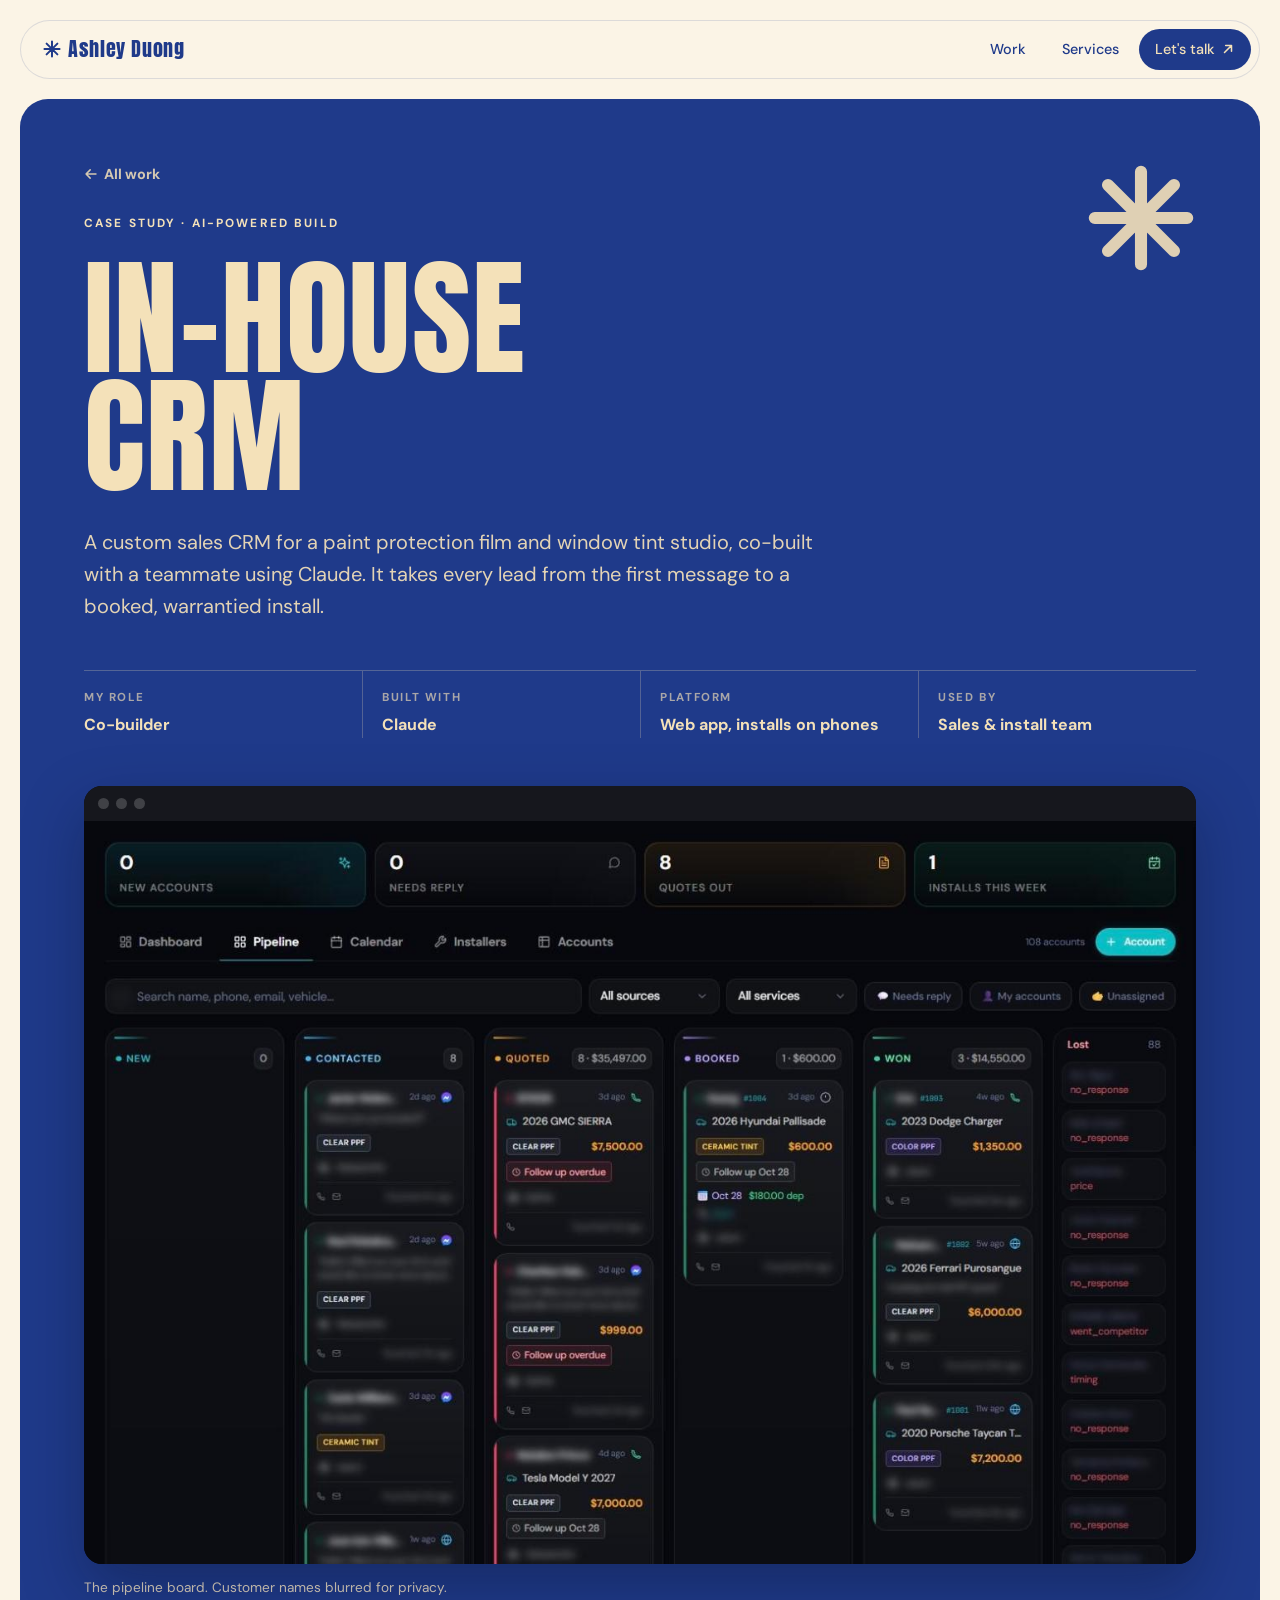
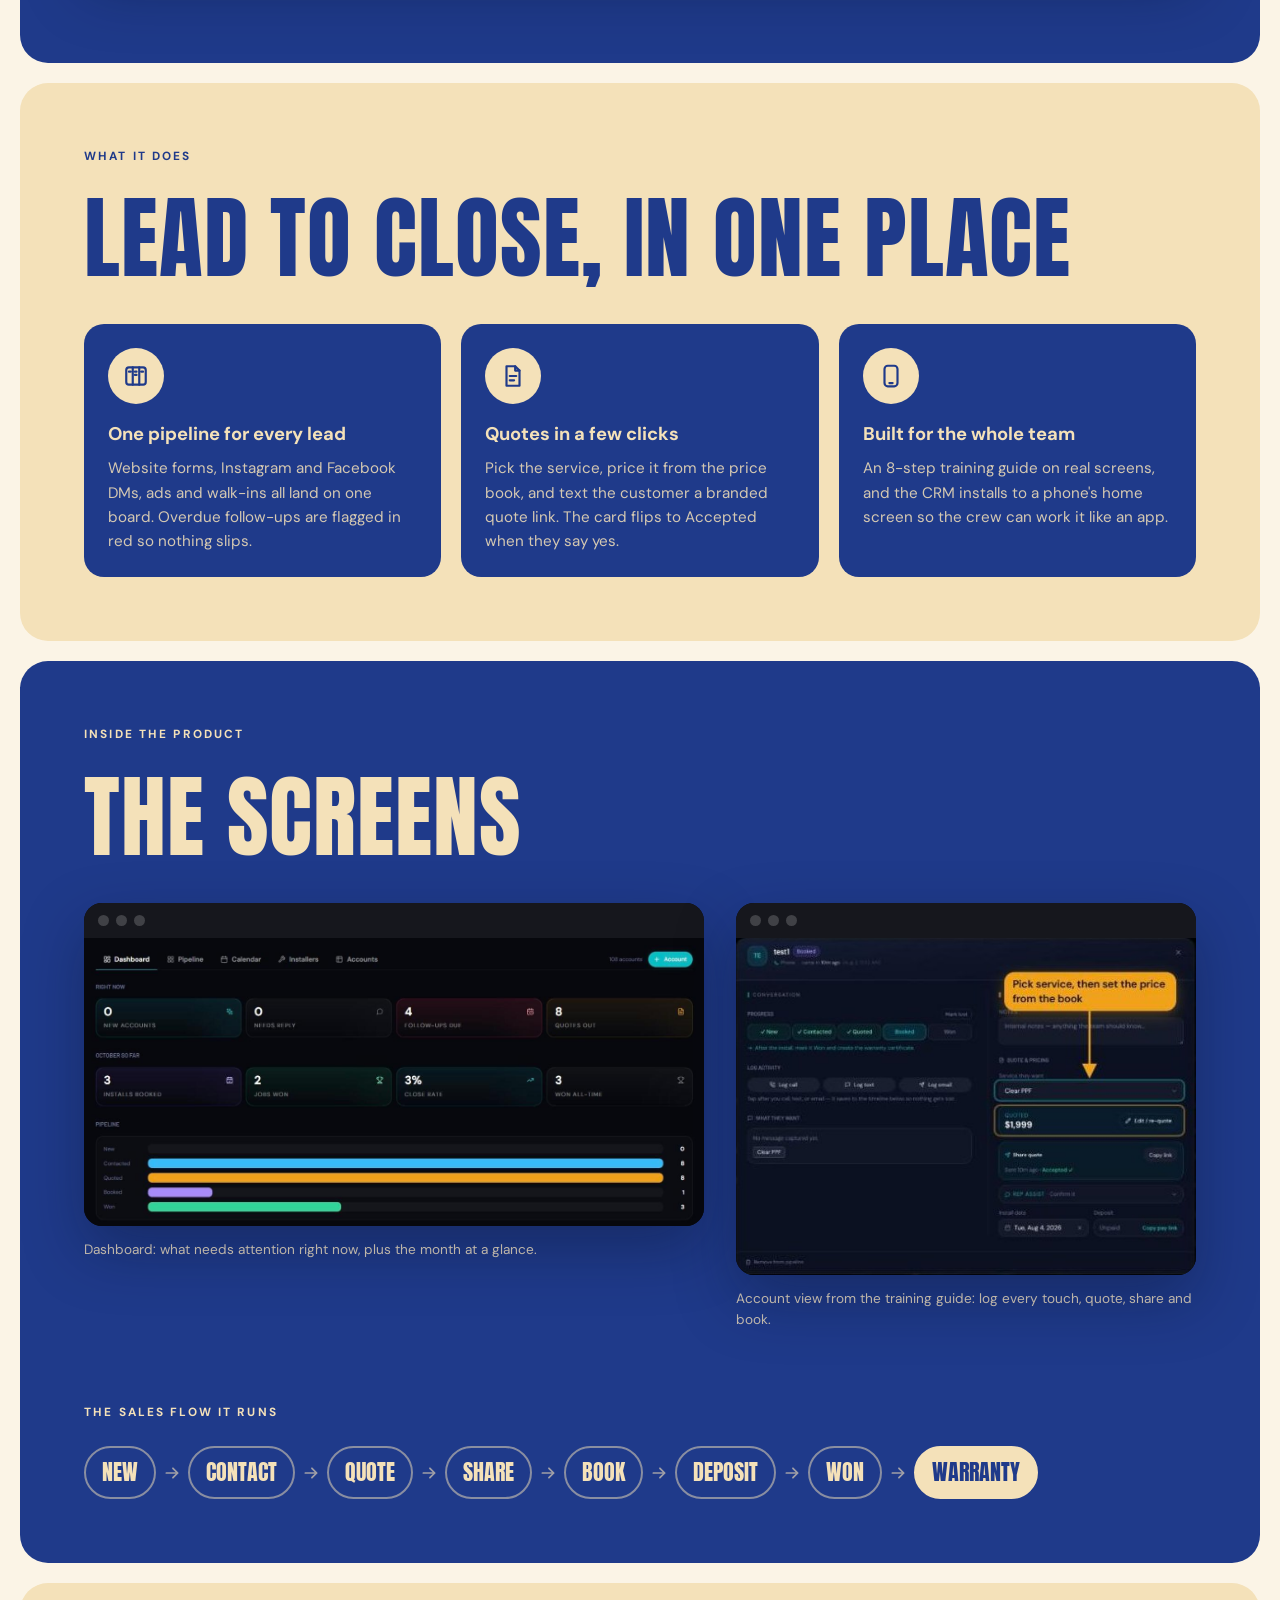
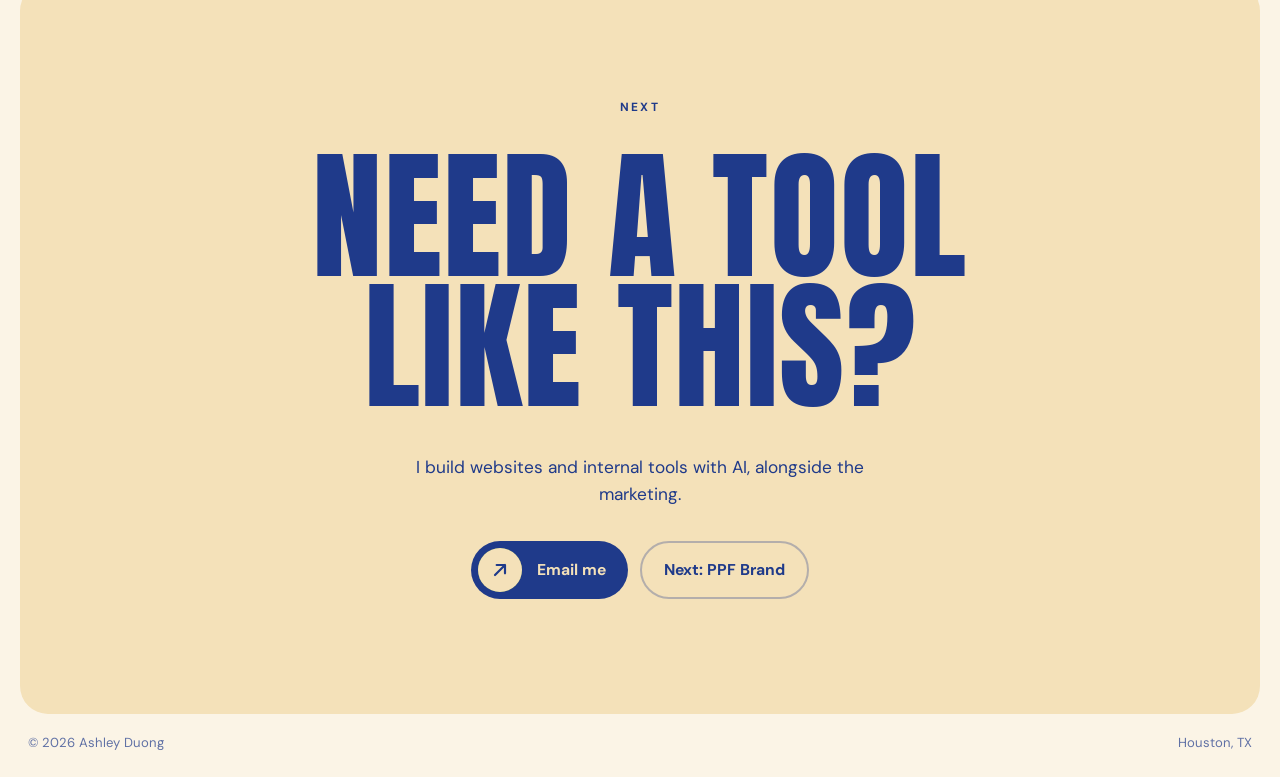
<file: v2/crm.html>
<!DOCTYPE html>
<html lang="en">
<head>
  <meta charset="UTF-8" />
  <meta name="viewport" content="width=device-width, initial-scale=1.0" />
  <title>In-House CRM · Ashley Duong</title>
  <meta name="description" content="Case study: a custom sales CRM co-built with Claude for a paint protection film and window tint studio." />
  <link rel="preconnect" href="https://fonts.googleapis.com" />
  <link rel="preconnect" href="https://fonts.gstatic.com" crossorigin />
  <link href="https://fonts.googleapis.com/css2?family=Anton&family=DM+Sans:opsz,wght@9..40,400;9..40,500;9..40,700&display=swap" rel="stylesheet" />
  <link rel="stylesheet" href="assets/site.css" />
</head>
<body>

  <svg width="0" height="0" style="position:absolute" aria-hidden="true">
    <symbol id="i-arrow" viewBox="0 0 24 24"><path d="M6 18 18 6M8 6h10v10" fill="none" stroke="currentColor" stroke-width="2.6" stroke-linecap="round" stroke-linejoin="round"/></symbol>
    <symbol id="i-burst" viewBox="0 0 100 100"><g stroke="currentColor" stroke-width="11" stroke-linecap="round"><path d="M50 8v84M8 50h84M20 20l60 60M80 20 20 80"/></g></symbol>
    <symbol id="s-board" viewBox="0 0 24 24"><rect x="3" y="4" width="18" height="16" rx="2.5"/><path d="M9 4v16M15 4v16M5.5 8h1.5M11 8h1.5M11 11h1.5M17 8h1.5"/></symbol>
    <symbol id="s-quote" viewBox="0 0 24 24"><path d="M6 3h8l4 4v14H6z"/><path d="M14 3v4h4M9 12h6M9 16h4"/></symbol>
    <symbol id="s-phone" viewBox="0 0 24 24"><rect x="6" y="2.5" width="12" height="19" rx="3"/><path d="M10.5 18.5h3"/></symbol>
  </svg>

  <nav>
    <div class="nav-bar">
      <a href="index.html" class="logo"><svg><use href="#i-burst"/></svg>Ashley Duong</a>
      <ul class="nav-links">
        <li><a href="index.html#work">Work</a></li>
        <li class="hide-sm"><a href="index.html#services">Services</a></li>
        <li><a href="index.html#contact" class="nav-cta">Let's talk <svg><use href="#i-arrow"/></svg></a></li>
      </ul>
    </div>
  </nav>

  <!-- HERO -->
  <header class="slide slide--blue cs-hero">
    <svg class="burst cs-burst" style="width:110px;height:110px;right:clamp(20px,5vw,72px);top:clamp(28px,5vw,72px);opacity:.9"><use href="#i-burst"/></svg>
    <div class="wrap">
      <a href="index.html#work" class="back-link"><svg><use href="#i-arrow"/></svg>All work</a>
      <div class="eyebrow" style="margin-top:1.6rem">Case study · AI-powered build</div>
      <h1 class="display">In-house<br>CRM</h1>
      <p class="cs-lede">A custom sales CRM for a paint protection film and window tint studio, co-built with a teammate using Claude. It takes every lead from the first message to a booked, warrantied install.</p>

      <dl class="cs-meta">
        <div><dt>My role</dt><dd>Co-builder</dd></div>
        <div><dt>Built with</dt><dd>Claude</dd></div>
        <div><dt>Platform</dt><dd>Web app, installs on phones</dd></div>
        <div><dt>Used by</dt><dd>Sales &amp; install team</dd></div>
      </dl>

      <figure class="reveal">
        <div class="shot"><div class="shot-bar"><i></i><i></i><i></i></div><img src="assets/crm/pipeline.jpg" alt="CRM pipeline board with columns from New to Won and Lost" /></div>
        <figcaption class="shot-caption">The pipeline board. Customer names blurred for privacy.</figcaption>
      </figure>
    </div>
  </header>

  <!-- WHAT IT DOES -->
  <section class="slide slide--cream">
    <div class="wrap">
      <div class="eyebrow reveal">What it does</div>
      <h2 class="display section-head reveal">Lead to close, in one place</h2>
      <div class="cs-features">
        <div class="cs-feature reveal">
          <span class="service-icon"><svg><use href="#s-board"/></svg></span>
          <h3>One pipeline for every lead</h3>
          <p>Website forms, Instagram and Facebook DMs, ads and walk-ins all land on one board. Overdue follow-ups are flagged in red so nothing slips.</p>
        </div>
        <div class="cs-feature reveal">
          <span class="service-icon"><svg><use href="#s-quote"/></svg></span>
          <h3>Quotes in a few clicks</h3>
          <p>Pick the service, price it from the price book, and text the customer a branded quote link. The card flips to Accepted when they say yes.</p>
        </div>
        <div class="cs-feature reveal">
          <span class="service-icon"><svg><use href="#s-phone"/></svg></span>
          <h3>Built for the whole team</h3>
          <p>An 8-step training guide on real screens, and the CRM installs to a phone's home screen so the crew can work it like an app.</p>
        </div>
      </div>
    </div>
  </section>

  <!-- SCREENS -->
  <section class="slide slide--blue">
    <div class="wrap">
      <div class="eyebrow reveal">Inside the product</div>
      <h2 class="display section-head reveal">The screens</h2>
      <div class="cs-shots">
        <figure class="reveal">
          <div class="shot"><div class="shot-bar"><i></i><i></i><i></i></div><img src="assets/crm/dashboard.jpg" alt="CRM dashboard with follow-ups, quotes, installs and a pipeline chart" loading="lazy" /></div>
          <figcaption class="shot-caption">Dashboard: what needs attention right now, plus the month at a glance.</figcaption>
        </figure>
        <figure class="reveal">
          <div class="shot"><div class="shot-bar"><i></i><i></i><i></i></div><img src="assets/crm/quote.jpg" alt="Account view with deal stages, activity logging and a quote of $1,999" loading="lazy" /></div>
          <figcaption class="shot-caption">Account view from the training guide: log every touch, quote, share and book.</figcaption>
        </figure>
      </div>

      <h3 class="eyebrow reveal" style="margin-top:clamp(40px,6vw,72px)">The sales flow it runs</h3>
      <div class="flow reveal">
        <span>New</span><svg><use href="#i-arrow"/></svg>
        <span>Contact</span><svg><use href="#i-arrow"/></svg>
        <span>Quote</span><svg><use href="#i-arrow"/></svg>
        <span>Share</span><svg><use href="#i-arrow"/></svg>
        <span>Book</span><svg><use href="#i-arrow"/></svg>
        <span>Deposit</span><svg><use href="#i-arrow"/></svg>
        <span>Won</span><svg><use href="#i-arrow"/></svg>
        <span>Warranty</span>
      </div>
    </div>
  </section>

  <!-- CTA -->
  <section class="slide slide--cream contact">
    <div class="wrap">
      <div class="eyebrow reveal">Next</div>
      <h2 class="display reveal">Need a tool<br>like this?</h2>
      <p class="reveal">I build websites and internal tools with AI, alongside the marketing.</p>
      <div class="contact-links reveal">
        <a href="mailto:thanhthanh12396@gmail.com" class="pill"><span class="knob"><svg><use href="#i-arrow"/></svg></span>Email me</a>
        <a href="uppf.html" class="pill pill--ghost">Next: PPF Brand</a>
      </div>
    </div>
  </section>

  <footer>
    <span>© 2026 Ashley Duong</span>
    <span>Houston, TX</span>
  </footer>

  <script>
// Shared behaviour for case-study pages: scroll reveal, count-up stats, gallery lightbox.
const reduce = matchMedia('(prefers-reduced-motion: reduce)').matches;

const io = new IntersectionObserver(entries => {
  entries.forEach(e => {
    if (!e.isIntersecting) return;
    e.target.classList.add('in');
    io.unobserve(e.target);
  });
}, { threshold: 0.12 });
document.querySelectorAll('.reveal').forEach(el => io.observe(el));

if (!reduce) {
  const statIO = new IntersectionObserver(entries => {
    entries.forEach(e => {
      if (!e.isIntersecting) return;
      const el = e.target, end = +el.dataset.count;
      const prefix = el.dataset.prefix || '', suffix = el.dataset.suffix || '';
      const t0 = performance.now();
      const tick = now => {
        const p = Math.min(1, (now - t0) / 1200), eased = 1 - Math.pow(1 - p, 3);
        el.textContent = prefix + Math.round(end * eased) + suffix;
        if (p < 1) requestAnimationFrame(tick);
      };
      requestAnimationFrame(tick);
      statIO.unobserve(el);
    });
  }, { threshold: 0.6 });
  document.querySelectorAll('[data-count]').forEach(el => statIO.observe(el));
}

// Lightbox for any link marked data-zoom
const box = document.createElement('div');
box.className = 'lightbox';
box.innerHTML = '<img alt="" />';
document.body.appendChild(box);
const boxImg = box.querySelector('img');
document.querySelectorAll('a[data-zoom]').forEach(a => {
  a.addEventListener('click', e => {
    e.preventDefault();
    boxImg.src = a.href;
    boxImg.alt = a.querySelector('img')?.alt || '';
    box.classList.add('open');
  });
});
box.addEventListener('click', () => box.classList.remove('open'));
addEventListener('keydown', e => { if (e.key === 'Escape') box.classList.remove('open'); });

</script>
</body>
</html>
</file>
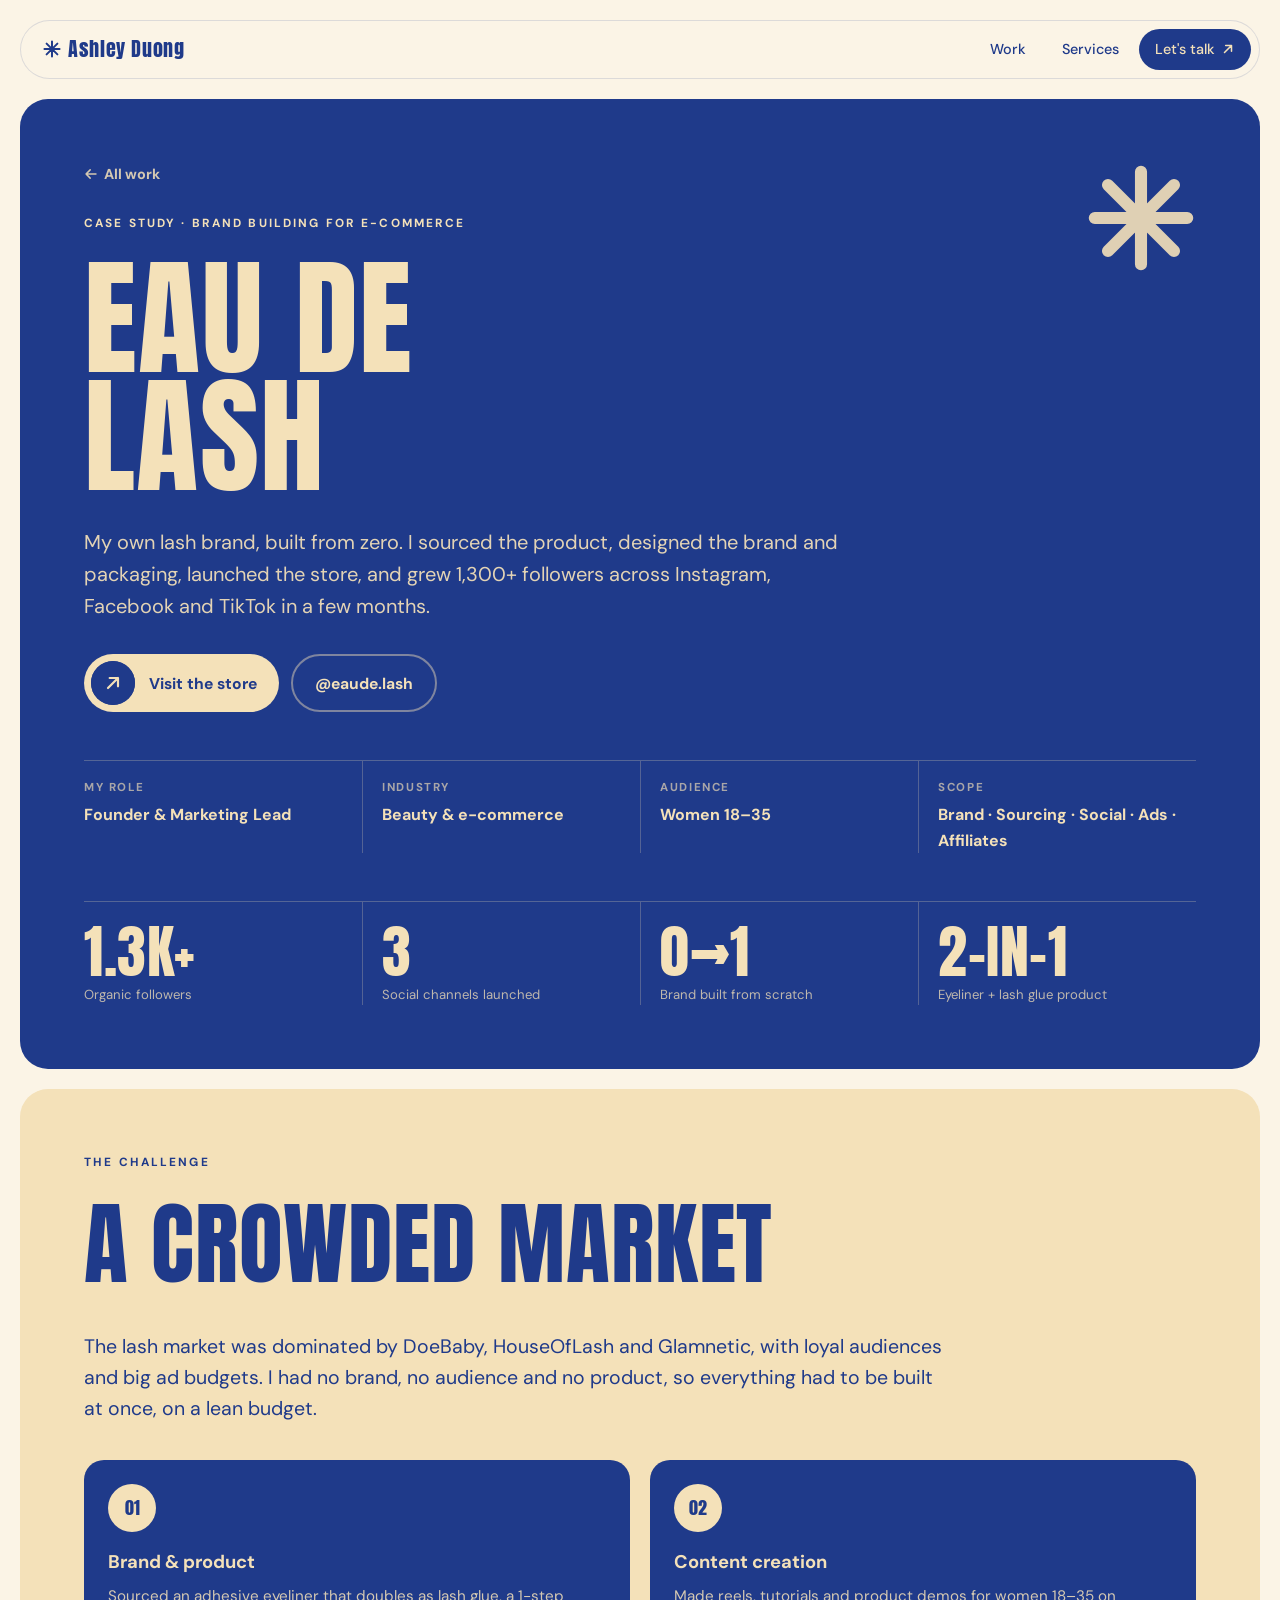
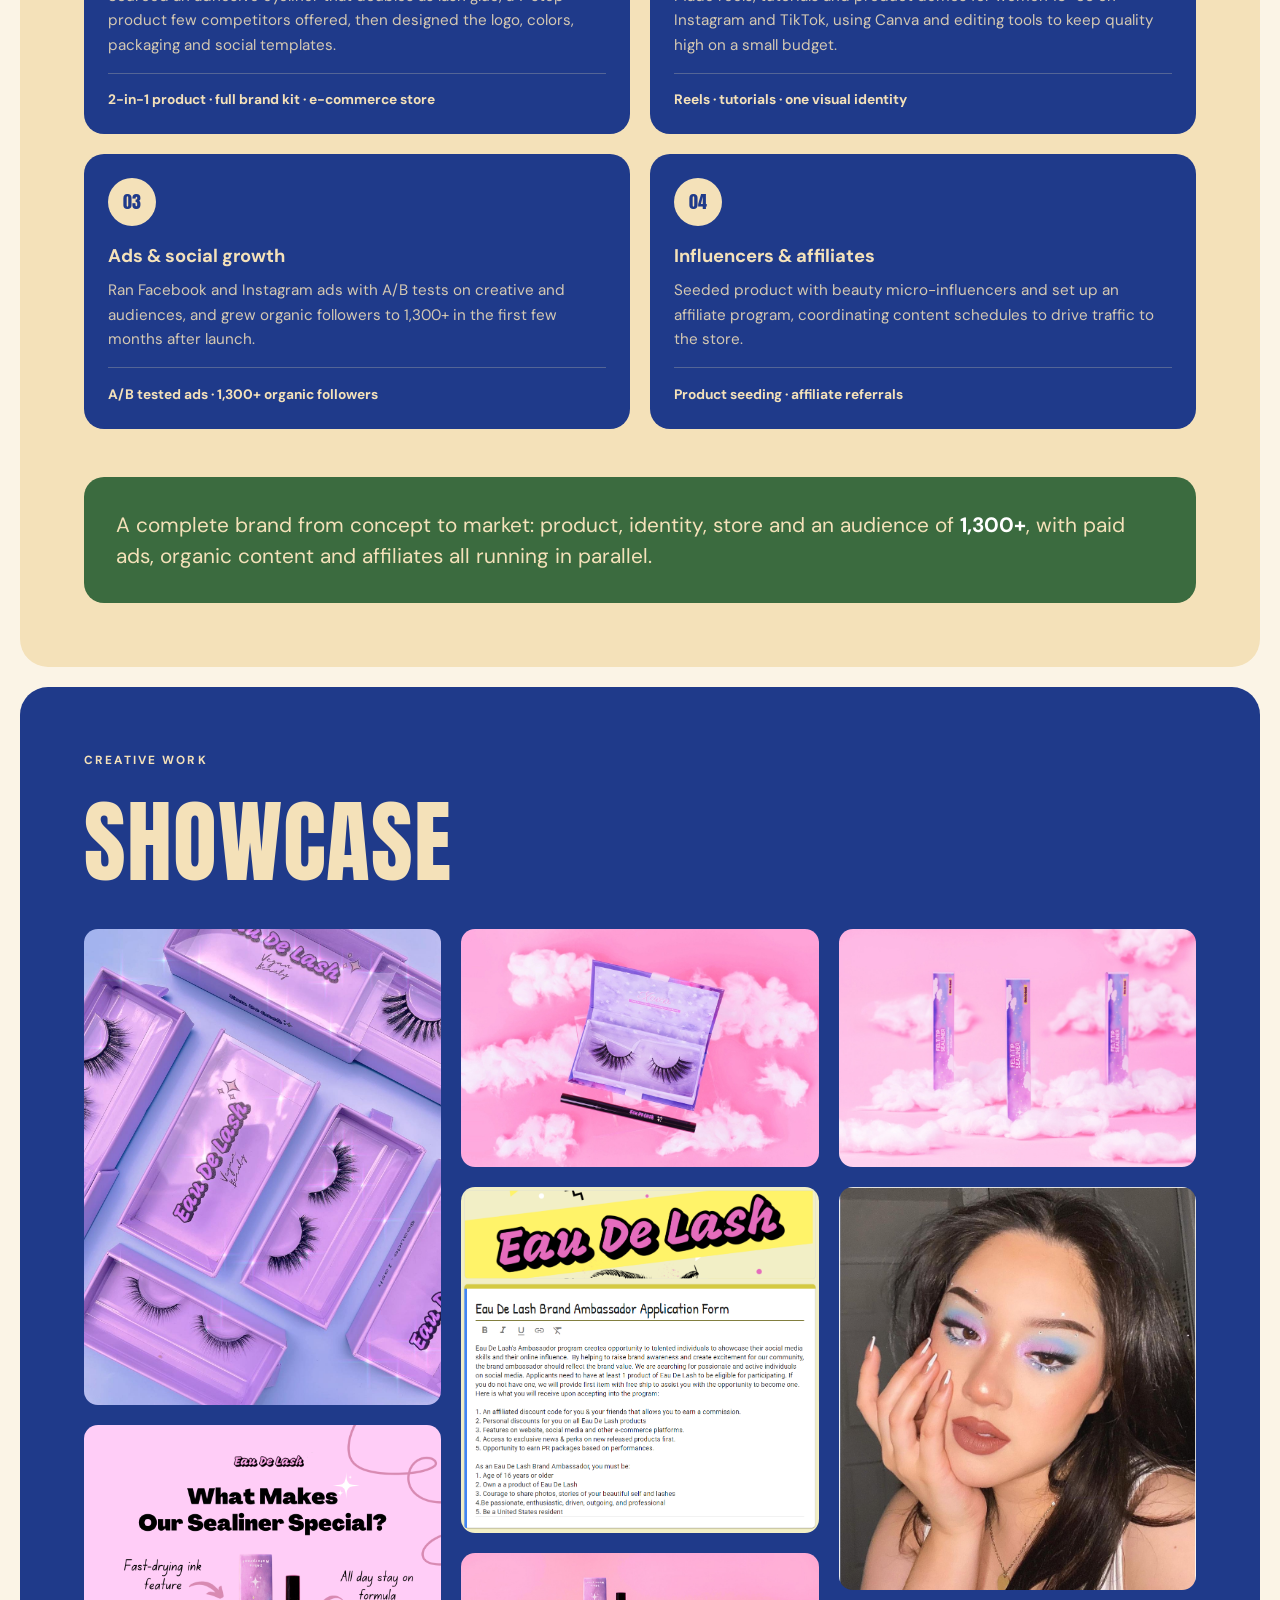
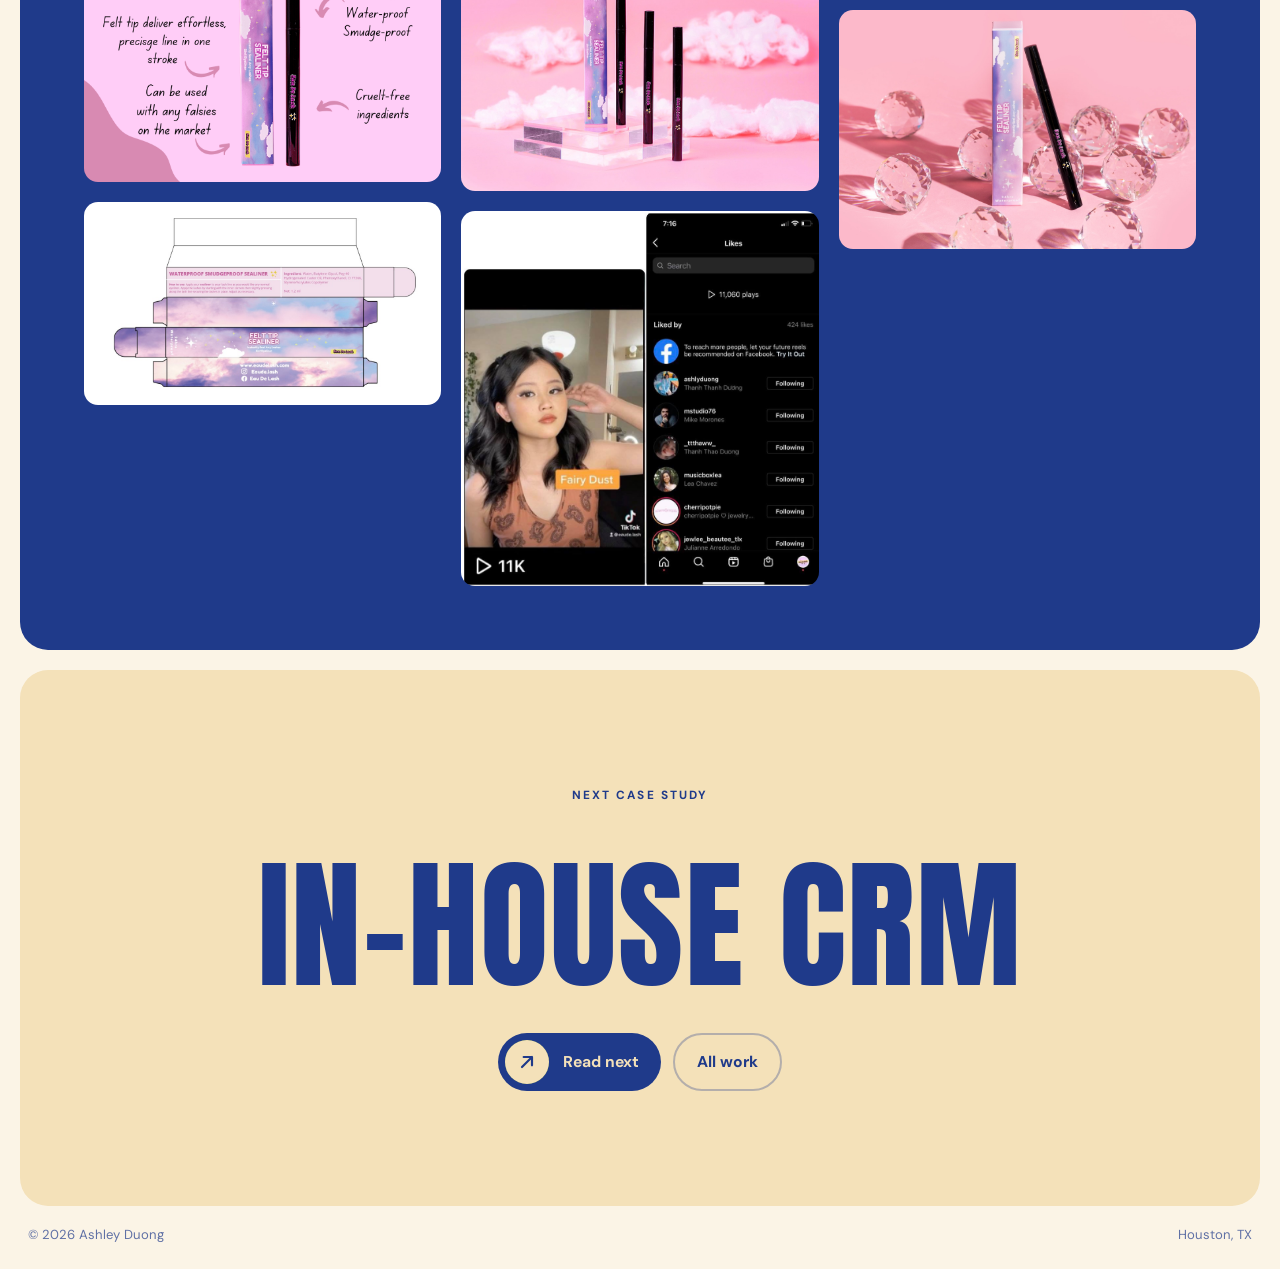
<file: v2/eaulash.html>
<!DOCTYPE html>
<html lang="en">
<head>
  <meta charset="UTF-8" />
  <meta name="viewport" content="width=device-width, initial-scale=1.0" />
  <title>Eau De Lash · Ashley Duong</title>
  <meta name="description" content="Case study: building a lash e-commerce brand from scratch, from product sourcing and brand kit to 1,300+ followers." />
  <link rel="preconnect" href="https://fonts.googleapis.com" />
  <link rel="preconnect" href="https://fonts.gstatic.com" crossorigin />
  <link href="https://fonts.googleapis.com/css2?family=Anton&family=DM+Sans:opsz,wght@9..40,400;9..40,500;9..40,700&display=swap" rel="stylesheet" />
  <link rel="stylesheet" href="assets/site.css" />
</head>
<body>

  <svg width="0" height="0" style="position:absolute" aria-hidden="true">
    <symbol id="i-arrow" viewBox="0 0 24 24"><path d="M6 18 18 6M8 6h10v10" fill="none" stroke="currentColor" stroke-width="2.6" stroke-linecap="round" stroke-linejoin="round"/></symbol>
    <symbol id="i-burst" viewBox="0 0 100 100"><g stroke="currentColor" stroke-width="11" stroke-linecap="round"><path d="M50 8v84M8 50h84M20 20l60 60M80 20 20 80"/></g></symbol>
  </svg>

  <nav>
    <div class="nav-bar">
      <a href="index.html" class="logo"><svg><use href="#i-burst"/></svg>Ashley Duong</a>
      <ul class="nav-links">
        <li><a href="index.html#work">Work</a></li>
        <li class="hide-sm"><a href="index.html#services">Services</a></li>
        <li><a href="index.html#contact" class="nav-cta">Let's talk <svg><use href="#i-arrow"/></svg></a></li>
      </ul>
    </div>
  </nav>

  <!-- HERO -->
  <header class="slide slide--blue cs-hero">
    <svg class="burst cs-burst" style="width:110px;height:110px;right:clamp(20px,5vw,72px);top:clamp(28px,5vw,72px);opacity:.9"><use href="#i-burst"/></svg>
    <div class="wrap">
      <a href="index.html#work" class="back-link"><svg><use href="#i-arrow"/></svg>All work</a>
      <div class="eyebrow" style="margin-top:1.6rem">Case study · Brand building for e-commerce</div>
      <h1 class="display">Eau De<br>Lash</h1>
      <p class="cs-lede">My own lash brand, built from zero. I sourced the product, designed the brand and packaging, launched the store, and grew 1,300+ followers across Instagram, Facebook and TikTok in a few months.</p>
      <div class="hero-ctas">
        <a href="https://thanhthanh12396.wixsite.com/eaudelashh" target="_blank" rel="noopener" class="pill"><span class="knob"><svg><use href="#i-arrow"/></svg></span>Visit the store</a>
        <a href="https://www.instagram.com/eaude.lash/" target="_blank" rel="noopener" class="pill pill--ghost">@eaude.lash</a>
      </div>

      <dl class="cs-meta">
        <div><dt>My role</dt><dd>Founder &amp; Marketing Lead</dd></div>
        <div><dt>Industry</dt><dd>Beauty &amp; e-commerce</dd></div>
        <div><dt>Audience</dt><dd>Women 18–35</dd></div>
        <div><dt>Scope</dt><dd>Brand · Sourcing · Social · Ads · Affiliates</dd></div>
      </dl>

      <div class="stats">
        <div class="stat"><div class="stat-num display">1.3K+</div><div class="stat-label">Organic followers</div></div>
        <div class="stat"><div class="stat-num display" data-count="3">3</div><div class="stat-label">Social channels launched</div></div>
        <div class="stat"><div class="stat-num display">0→1</div><div class="stat-label">Brand built from scratch</div></div>
        <div class="stat"><div class="stat-num display">2-in-1</div><div class="stat-label">Eyeliner + lash glue product</div></div>
      </div>
    </div>
  </header>

  <!-- APPROACH -->
  <section class="slide slide--cream">
    <div class="wrap">
      <div class="eyebrow reveal">The challenge</div>
      <h2 class="display section-head reveal">A crowded market</h2>
      <p class="cs-challenge reveal">The lash market was dominated by DoeBaby, HouseOfLash and Glamnetic, with loyal audiences and big ad budgets. I had no brand, no audience and no product, so everything had to be built at once, on a lean budget.</p>
      <div class="cs-features cs-features--4">
        <div class="cs-feature reveal">
          <div class="cs-num">01</div>
          <h3>Brand &amp; product</h3>
          <p>Sourced an adhesive eyeliner that doubles as lash glue, a 1-step product few competitors offered, then designed the logo, colors, packaging and social templates.</p>
          <p class="hl">2-in-1 product · full brand kit · e-commerce store</p>
        </div>
        <div class="cs-feature reveal">
          <div class="cs-num">02</div>
          <h3>Content creation</h3>
          <p>Made reels, tutorials and product demos for women 18–35 on Instagram and TikTok, using Canva and editing tools to keep quality high on a small budget.</p>
          <p class="hl">Reels · tutorials · one visual identity</p>
        </div>
        <div class="cs-feature reveal">
          <div class="cs-num">03</div>
          <h3>Ads &amp; social growth</h3>
          <p>Ran Facebook and Instagram ads with A/B tests on creative and audiences, and grew organic followers to 1,300+ in the first few months after launch.</p>
          <p class="hl">A/B tested ads · 1,300+ organic followers</p>
        </div>
        <div class="cs-feature reveal">
          <div class="cs-num">04</div>
          <h3>Influencers &amp; affiliates</h3>
          <p>Seeded product with beauty micro-influencers and set up an affiliate program, coordinating content schedules to drive traffic to the store.</p>
          <p class="hl">Product seeding · affiliate referrals</p>
        </div>
      </div>
      <p class="cs-result reveal">A complete brand from concept to market: product, identity, store and an audience of <b>1,300+</b>, with paid ads, organic content and affiliates all running in parallel.</p>
    </div>
  </section>

  <!-- SHOWCASE -->
  <section class="slide slide--blue">
    <div class="wrap">
      <div class="eyebrow reveal">Creative work</div>
      <h2 class="display section-head reveal">Showcase</h2>
      <div class="gallery">
        <a href="Portolio-images/Eaudelash/EauDeLash-newbox.jpeg" data-zoom><img src="Portolio-images/Eaudelash/EauDeLash-newbox.jpeg" alt="Eau De Lash packaging" loading="lazy" /></a>
        <a href="Portolio-images/Eaudelash/Sealiner-poster.png" data-zoom><img src="Portolio-images/Eaudelash/Sealiner-poster.png" alt="Sealiner poster" loading="lazy" /></a>
        <a href="Portolio-images/Eaudelash/PackagingDesignForEyeliner.jpeg" data-zoom><img src="Portolio-images/Eaudelash/PackagingDesignForEyeliner.jpeg" alt="Eyeliner packaging design" loading="lazy" /></a>
        <a href="Portolio-images/Eaudelash/4BA5FC8B-B203-43DF-992A-4488A347D296_1_105_c.jpeg" data-zoom><img src="Portolio-images/Eaudelash/4BA5FC8B-B203-43DF-992A-4488A347D296_1_105_c.jpeg" alt="Eau De Lash product" loading="lazy" /></a>
        <a href="Portolio-images/Eaudelash/brand-ambassador.png" data-zoom><img src="Portolio-images/Eaudelash/brand-ambassador.png" alt="Brand ambassador post" loading="lazy" /></a>
        <a href="Portolio-images/Eaudelash/9FE7D18A-F919-48F2-AF41-A65329C2B5B0_1_105_c.jpeg" data-zoom><img src="Portolio-images/Eaudelash/9FE7D18A-F919-48F2-AF41-A65329C2B5B0_1_105_c.jpeg" alt="Eau De Lash product" loading="lazy" /></a>
        <a href="Portolio-images/Eaudelash/Screenshot%202026-05-26%20172501.png" data-zoom><img src="Portolio-images/Eaudelash/Screenshot%202026-05-26%20172501.png" alt="Eau De Lash social post" loading="lazy" /></a>
        <a href="Portolio-images/Eaudelash/83200BB6-C024-4AFC-AFCF-3E0C529679C8_1_105_c.jpeg" data-zoom><img src="Portolio-images/Eaudelash/83200BB6-C024-4AFC-AFCF-3E0C529679C8_1_105_c.jpeg" alt="Eau De Lash product" loading="lazy" /></a>
        <a href="Portolio-images/Eaudelash/Screenshot%202026-05-26%20172523.png" data-zoom><img src="Portolio-images/Eaudelash/Screenshot%202026-05-26%20172523.png" alt="Eau De Lash social post" loading="lazy" /></a>
        <a href="Portolio-images/Eaudelash/E429D4AE-86EA-4D63-B5B4-09DC6251E412_1_105_c.jpeg" data-zoom><img src="Portolio-images/Eaudelash/E429D4AE-86EA-4D63-B5B4-09DC6251E412_1_105_c.jpeg" alt="Eau De Lash product" loading="lazy" /></a>
      </div>
    </div>
  </section>

  <!-- NEXT -->
  <section class="slide slide--cream contact">
    <div class="wrap">
      <div class="eyebrow reveal">Next case study</div>
      <h2 class="display reveal"><a href="crm.html" class="next-link">In-House CRM</a></h2>
      <div class="contact-links reveal">
        <a href="crm.html" class="pill"><span class="knob"><svg><use href="#i-arrow"/></svg></span>Read next</a>
        <a href="index.html#work" class="pill pill--ghost">All work</a>
      </div>
    </div>
  </section>

  <footer>
    <span>© 2026 Ashley Duong</span>
    <span>Houston, TX</span>
  </footer>

  <script>
// Shared behaviour for case-study pages: scroll reveal, count-up stats, gallery lightbox.
const reduce = matchMedia('(prefers-reduced-motion: reduce)').matches;

const io = new IntersectionObserver(entries => {
  entries.forEach(e => {
    if (!e.isIntersecting) return;
    e.target.classList.add('in');
    io.unobserve(e.target);
  });
}, { threshold: 0.12 });
document.querySelectorAll('.reveal').forEach(el => io.observe(el));

if (!reduce) {
  const statIO = new IntersectionObserver(entries => {
    entries.forEach(e => {
      if (!e.isIntersecting) return;
      const el = e.target, end = +el.dataset.count;
      const prefix = el.dataset.prefix || '', suffix = el.dataset.suffix || '';
      const t0 = performance.now();
      const tick = now => {
        const p = Math.min(1, (now - t0) / 1200), eased = 1 - Math.pow(1 - p, 3);
        el.textContent = prefix + Math.round(end * eased) + suffix;
        if (p < 1) requestAnimationFrame(tick);
      };
      requestAnimationFrame(tick);
      statIO.unobserve(el);
    });
  }, { threshold: 0.6 });
  document.querySelectorAll('[data-count]').forEach(el => statIO.observe(el));
}

// Lightbox for any link marked data-zoom
const box = document.createElement('div');
box.className = 'lightbox';
box.innerHTML = '<img alt="" />';
document.body.appendChild(box);
const boxImg = box.querySelector('img');
document.querySelectorAll('a[data-zoom]').forEach(a => {
  a.addEventListener('click', e => {
    e.preventDefault();
    boxImg.src = a.href;
    boxImg.alt = a.querySelector('img')?.alt || '';
    box.classList.add('open');
  });
});
box.addEventListener('click', () => box.classList.remove('open'));
addEventListener('keydown', e => { if (e.key === 'Escape') box.classList.remove('open'); });

</script>
</body>
</html>
</file>
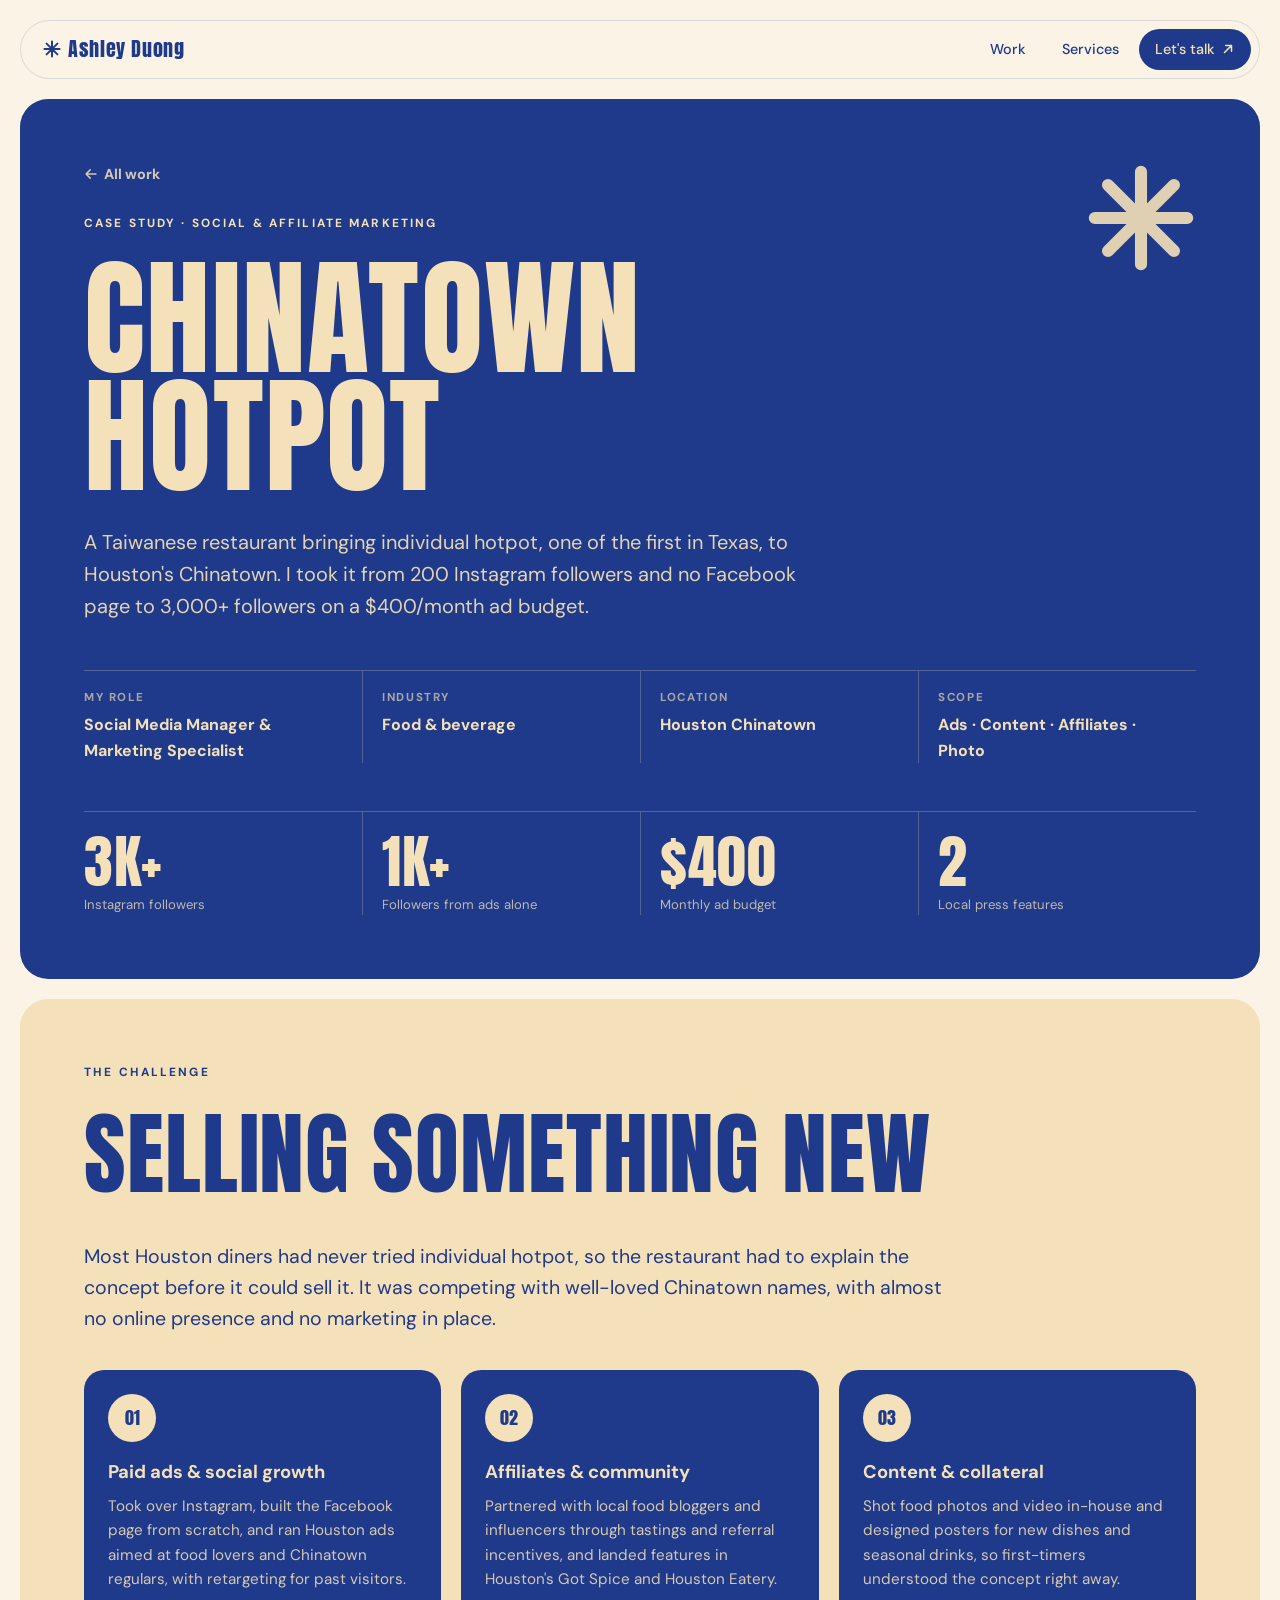
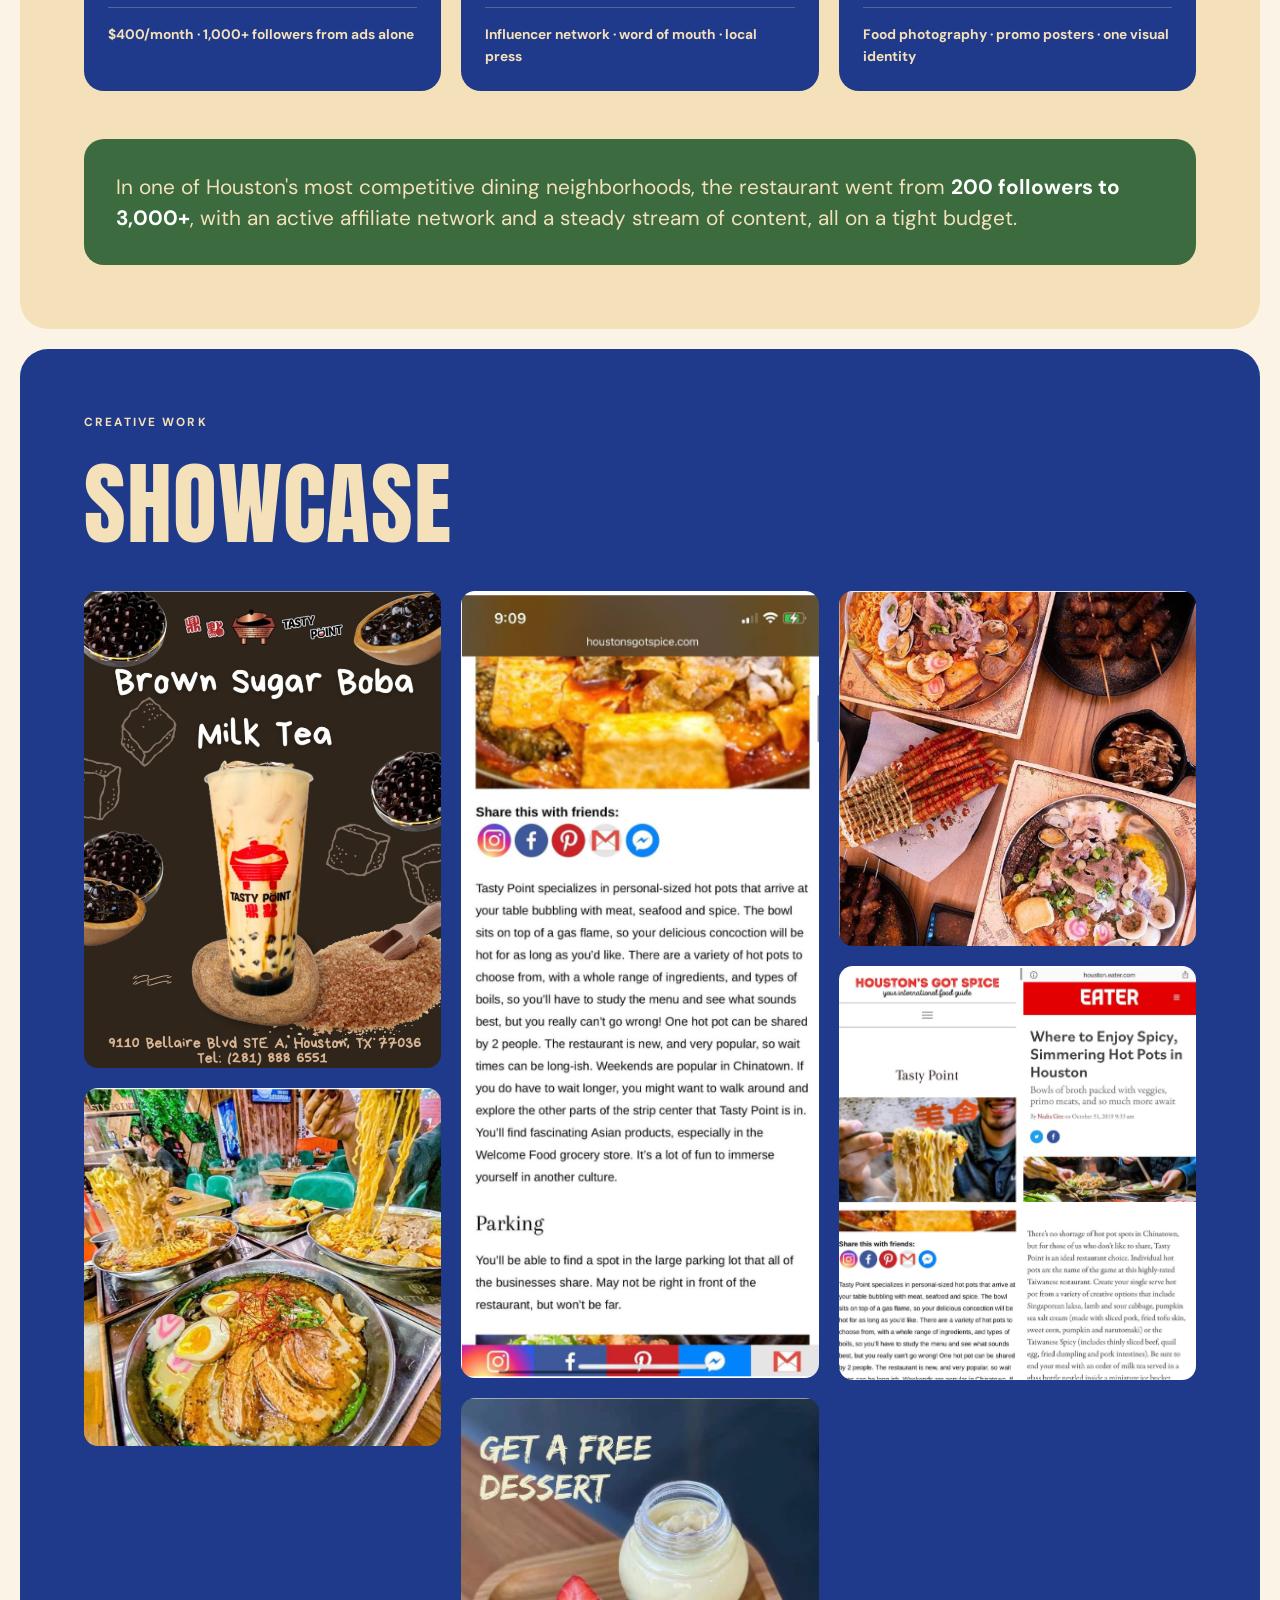
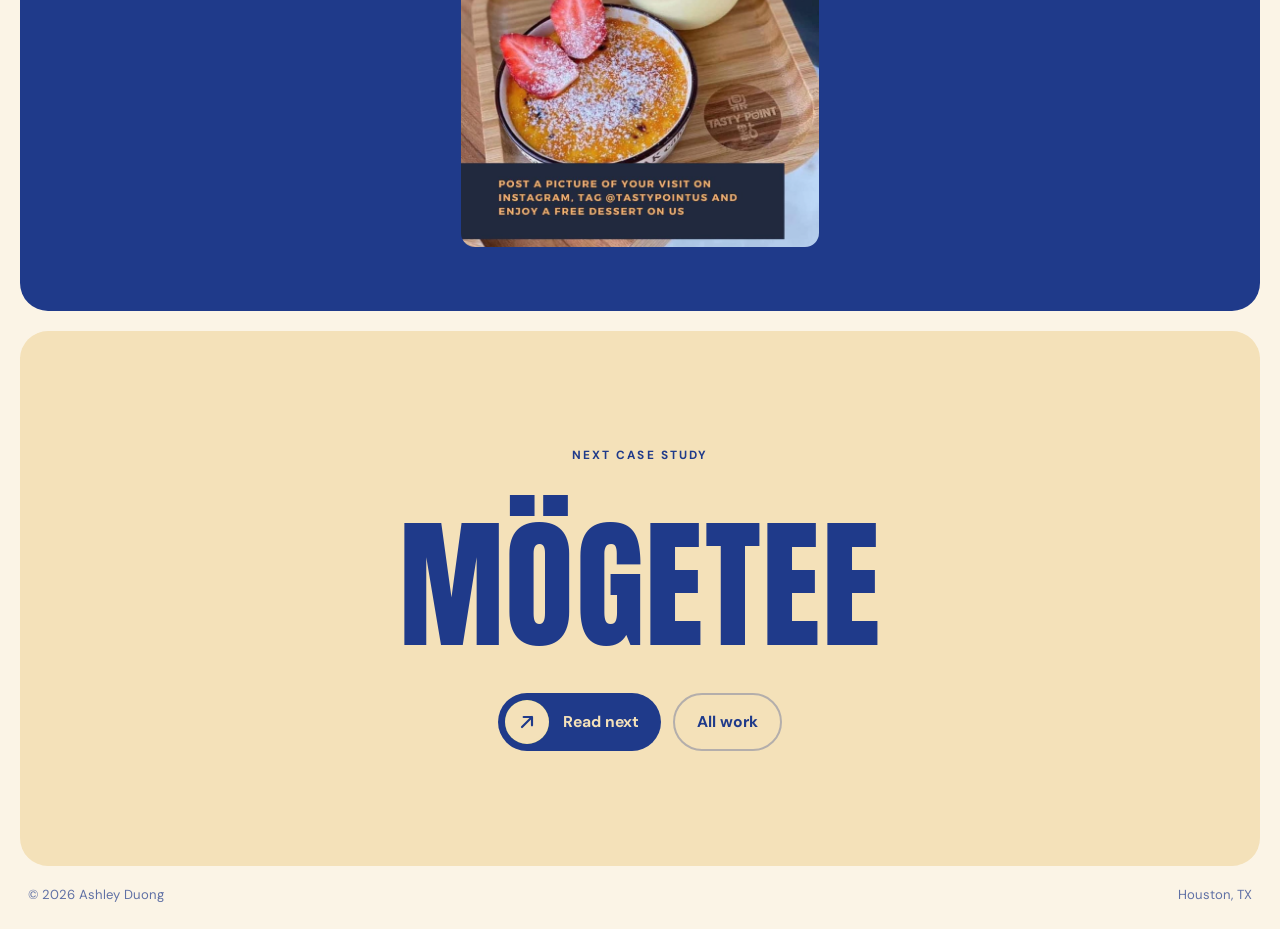
<file: v2/hotpot.html>
<!DOCTYPE html>
<html lang="en">
<head>
  <meta charset="UTF-8" />
  <meta name="viewport" content="width=device-width, initial-scale=1.0" />
  <title>Chinatown Hotpot · Ashley Duong</title>
  <meta name="description" content="Case study: growing a new Houston individual-hotpot restaurant from 200 to 3,000+ Instagram followers with ads, affiliates and content." />
  <link rel="preconnect" href="https://fonts.googleapis.com" />
  <link rel="preconnect" href="https://fonts.gstatic.com" crossorigin />
  <link href="https://fonts.googleapis.com/css2?family=Anton&family=DM+Sans:opsz,wght@9..40,400;9..40,500;9..40,700&display=swap" rel="stylesheet" />
  <link rel="stylesheet" href="assets/site.css" />
</head>
<body>

  <svg width="0" height="0" style="position:absolute" aria-hidden="true">
    <symbol id="i-arrow" viewBox="0 0 24 24"><path d="M6 18 18 6M8 6h10v10" fill="none" stroke="currentColor" stroke-width="2.6" stroke-linecap="round" stroke-linejoin="round"/></symbol>
    <symbol id="i-burst" viewBox="0 0 100 100"><g stroke="currentColor" stroke-width="11" stroke-linecap="round"><path d="M50 8v84M8 50h84M20 20l60 60M80 20 20 80"/></g></symbol>
  </svg>

  <nav>
    <div class="nav-bar">
      <a href="index.html" class="logo"><svg><use href="#i-burst"/></svg>Ashley Duong</a>
      <ul class="nav-links">
        <li><a href="index.html#work">Work</a></li>
        <li class="hide-sm"><a href="index.html#services">Services</a></li>
        <li><a href="index.html#contact" class="nav-cta">Let's talk <svg><use href="#i-arrow"/></svg></a></li>
      </ul>
    </div>
  </nav>

  <!-- HERO -->
  <header class="slide slide--blue cs-hero">
    <svg class="burst cs-burst" style="width:110px;height:110px;right:clamp(20px,5vw,72px);top:clamp(28px,5vw,72px);opacity:.9"><use href="#i-burst"/></svg>
    <div class="wrap">
      <a href="index.html#work" class="back-link"><svg><use href="#i-arrow"/></svg>All work</a>
      <div class="eyebrow" style="margin-top:1.6rem">Case study · Social &amp; affiliate marketing</div>
      <h1 class="display">Chinatown<br>Hotpot</h1>
      <p class="cs-lede">A Taiwanese restaurant bringing individual hotpot, one of the first in Texas, to Houston's Chinatown. I took it from 200 Instagram followers and no Facebook page to 3,000+ followers on a $400/month ad budget.</p>

      <dl class="cs-meta">
        <div><dt>My role</dt><dd>Social Media Manager &amp; Marketing Specialist</dd></div>
        <div><dt>Industry</dt><dd>Food &amp; beverage</dd></div>
        <div><dt>Location</dt><dd>Houston Chinatown</dd></div>
        <div><dt>Scope</dt><dd>Ads · Content · Affiliates · Photo</dd></div>
      </dl>

      <div class="stats">
        <div class="stat"><div class="stat-num display" data-count="3" data-suffix="K+">3K+</div><div class="stat-label">Instagram followers</div></div>
        <div class="stat"><div class="stat-num display" data-count="1" data-suffix="K+">1K+</div><div class="stat-label">Followers from ads alone</div></div>
        <div class="stat"><div class="stat-num display" data-count="400" data-prefix="$">$400</div><div class="stat-label">Monthly ad budget</div></div>
        <div class="stat"><div class="stat-num display" data-count="2">2</div><div class="stat-label">Local press features</div></div>
      </div>
    </div>
  </header>

  <!-- APPROACH -->
  <section class="slide slide--cream">
    <div class="wrap">
      <div class="eyebrow reveal">The challenge</div>
      <h2 class="display section-head reveal">Selling something new</h2>
      <p class="cs-challenge reveal">Most Houston diners had never tried individual hotpot, so the restaurant had to explain the concept before it could sell it. It was competing with well-loved Chinatown names, with almost no online presence and no marketing in place.</p>
      <div class="cs-features">
        <div class="cs-feature reveal">
          <div class="cs-num">01</div>
          <h3>Paid ads &amp; social growth</h3>
          <p>Took over Instagram, built the Facebook page from scratch, and ran Houston ads aimed at food lovers and Chinatown regulars, with retargeting for past visitors.</p>
          <p class="hl">$400/month · 1,000+ followers from ads alone</p>
        </div>
        <div class="cs-feature reveal">
          <div class="cs-num">02</div>
          <h3>Affiliates &amp; community</h3>
          <p>Partnered with local food bloggers and influencers through tastings and referral incentives, and landed features in Houston's Got Spice and Houston Eatery.</p>
          <p class="hl">Influencer network · word of mouth · local press</p>
        </div>
        <div class="cs-feature reveal">
          <div class="cs-num">03</div>
          <h3>Content &amp; collateral</h3>
          <p>Shot food photos and video in-house and designed posters for new dishes and seasonal drinks, so first-timers understood the concept right away.</p>
          <p class="hl">Food photography · promo posters · one visual identity</p>
        </div>
      </div>
      <p class="cs-result reveal">In one of Houston's most competitive dining neighborhoods, the restaurant went from <b>200 followers to 3,000+</b>, with an active affiliate network and a steady stream of content, all on a tight budget.</p>
    </div>
  </section>

  <!-- SHOWCASE -->
  <section class="slide slide--blue">
    <div class="wrap">
      <div class="eyebrow reveal">Creative work</div>
      <h2 class="display section-head reveal">Showcase</h2>
      <div class="gallery">
        <a href="Portolio-images/Tasty-Point/Screenshot%202026-05-26%20180804.png" data-zoom><img src="Portolio-images/Tasty-Point/Screenshot%202026-05-26%20180804.png" alt="Chinatown Hotpot social post" loading="lazy" /></a>
        <a href="Portolio-images/Tasty-Point/Screenshot%202026-05-26%20180857.png" data-zoom><img src="Portolio-images/Tasty-Point/Screenshot%202026-05-26%20180857.png" alt="Chinatown Hotpot social post" loading="lazy" /></a>
        <a href="Portolio-images/Tasty-Point/Screenshot%202026-05-26%20180921.png" data-zoom><img src="Portolio-images/Tasty-Point/Screenshot%202026-05-26%20180921.png" alt="Chinatown Hotpot social post" loading="lazy" /></a>
        <a href="Portolio-images/Tasty-Point/Screenshot%202026-05-26%20180947.png" data-zoom><img src="Portolio-images/Tasty-Point/Screenshot%202026-05-26%20180947.png" alt="Chinatown Hotpot social post" loading="lazy" /></a>
        <a href="Portolio-images/Tasty-Point/Screenshot%202026-05-26%20181006.png" data-zoom><img src="Portolio-images/Tasty-Point/Screenshot%202026-05-26%20181006.png" alt="Chinatown Hotpot food photography" loading="lazy" /></a>
        <a href="Portolio-images/Tasty-Point/Screenshot%202026-05-26%20181043.png" data-zoom><img src="Portolio-images/Tasty-Point/Screenshot%202026-05-26%20181043.png" alt="Chinatown Hotpot social post" loading="lazy" /></a>
      </div>
    </div>
  </section>

  <!-- NEXT -->
  <section class="slide slide--cream contact">
    <div class="wrap">
      <div class="eyebrow reveal">Next case study</div>
      <h2 class="display reveal"><a href="mogetee.html" class="next-link">MögeTee</a></h2>
      <div class="contact-links reveal">
        <a href="mogetee.html" class="pill"><span class="knob"><svg><use href="#i-arrow"/></svg></span>Read next</a>
        <a href="index.html#work" class="pill pill--ghost">All work</a>
      </div>
    </div>
  </section>

  <footer>
    <span>© 2026 Ashley Duong</span>
    <span>Houston, TX</span>
  </footer>

  <script>
// Shared behaviour for case-study pages: scroll reveal, count-up stats, gallery lightbox.
const reduce = matchMedia('(prefers-reduced-motion: reduce)').matches;

const io = new IntersectionObserver(entries => {
  entries.forEach(e => {
    if (!e.isIntersecting) return;
    e.target.classList.add('in');
    io.unobserve(e.target);
  });
}, { threshold: 0.12 });
document.querySelectorAll('.reveal').forEach(el => io.observe(el));

if (!reduce) {
  const statIO = new IntersectionObserver(entries => {
    entries.forEach(e => {
      if (!e.isIntersecting) return;
      const el = e.target, end = +el.dataset.count;
      const prefix = el.dataset.prefix || '', suffix = el.dataset.suffix || '';
      const t0 = performance.now();
      const tick = now => {
        const p = Math.min(1, (now - t0) / 1200), eased = 1 - Math.pow(1 - p, 3);
        el.textContent = prefix + Math.round(end * eased) + suffix;
        if (p < 1) requestAnimationFrame(tick);
      };
      requestAnimationFrame(tick);
      statIO.unobserve(el);
    });
  }, { threshold: 0.6 });
  document.querySelectorAll('[data-count]').forEach(el => statIO.observe(el));
}

// Lightbox for any link marked data-zoom
const box = document.createElement('div');
box.className = 'lightbox';
box.innerHTML = '<img alt="" />';
document.body.appendChild(box);
const boxImg = box.querySelector('img');
document.querySelectorAll('a[data-zoom]').forEach(a => {
  a.addEventListener('click', e => {
    e.preventDefault();
    boxImg.src = a.href;
    boxImg.alt = a.querySelector('img')?.alt || '';
    box.classList.add('open');
  });
});
box.addEventListener('click', () => box.classList.remove('open'));
addEventListener('keydown', e => { if (e.key === 'Escape') box.classList.remove('open'); });

</script>
</body>
</html>
</file>
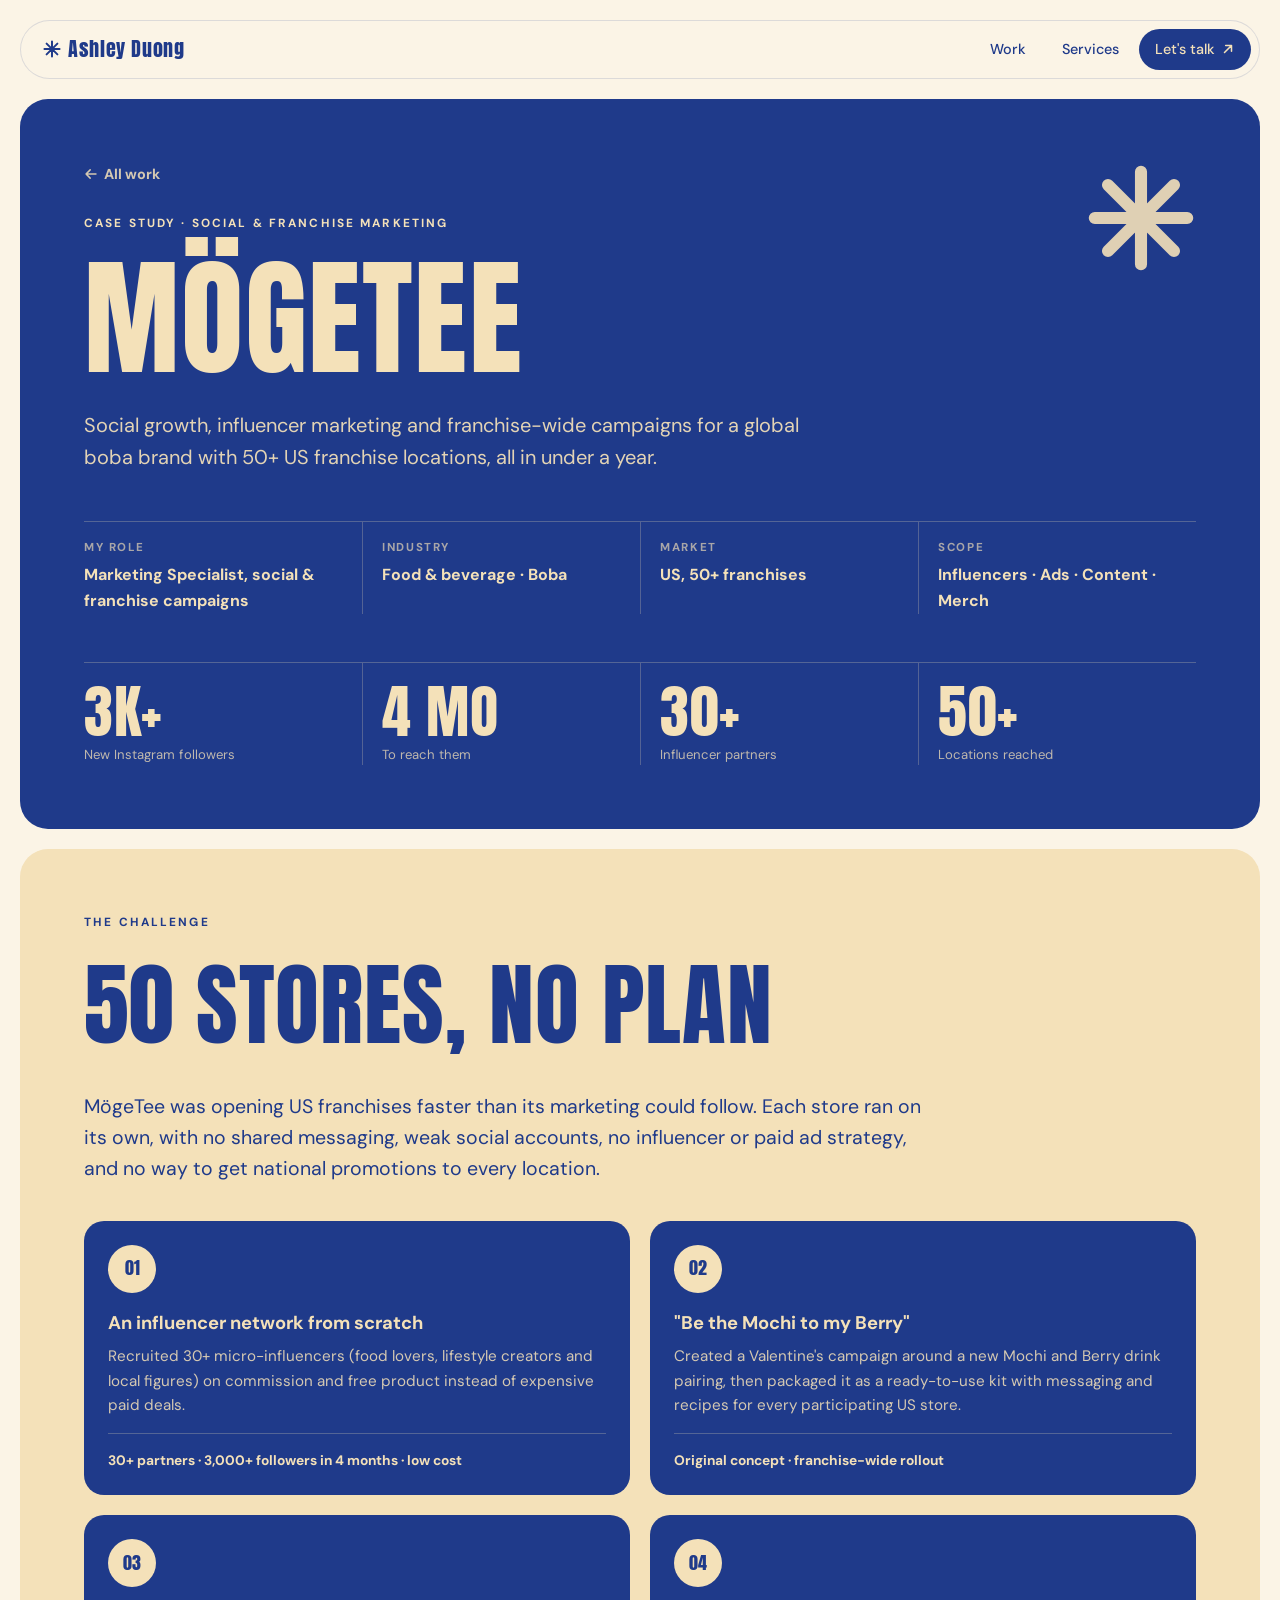
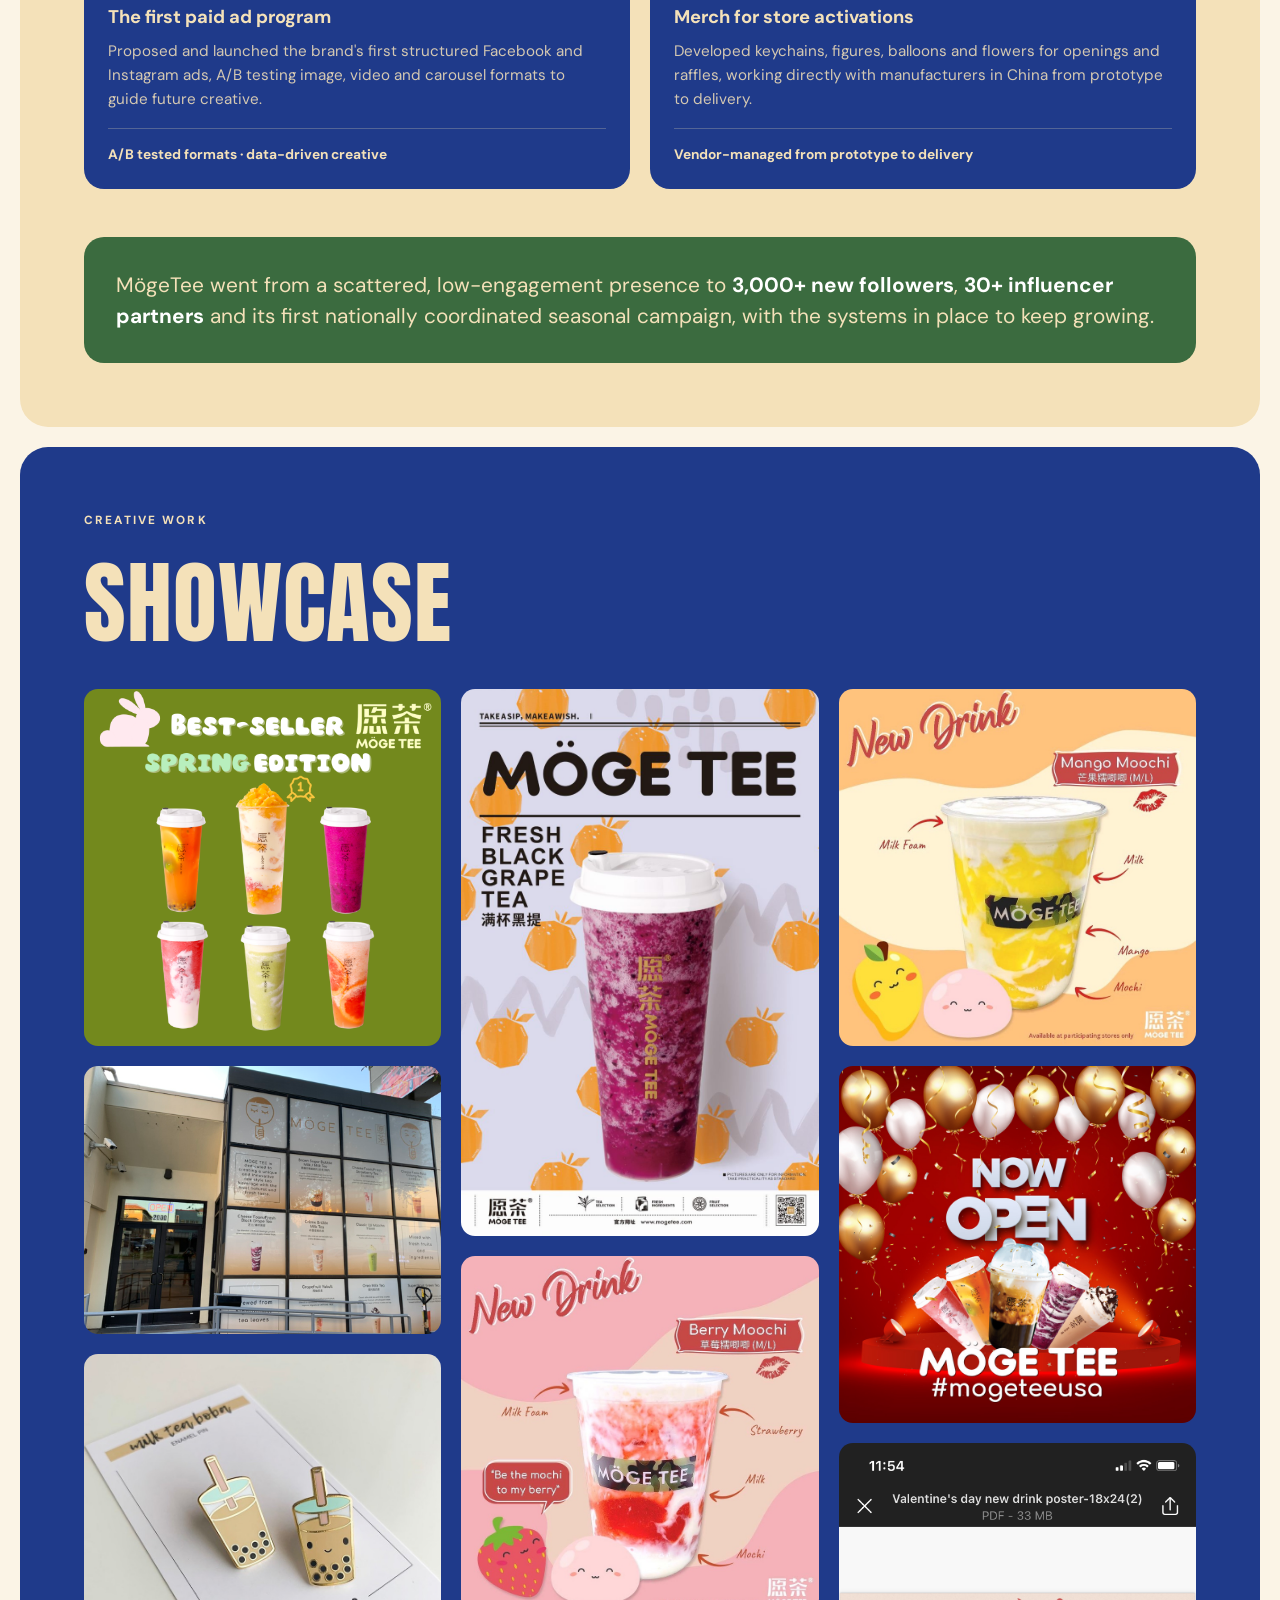
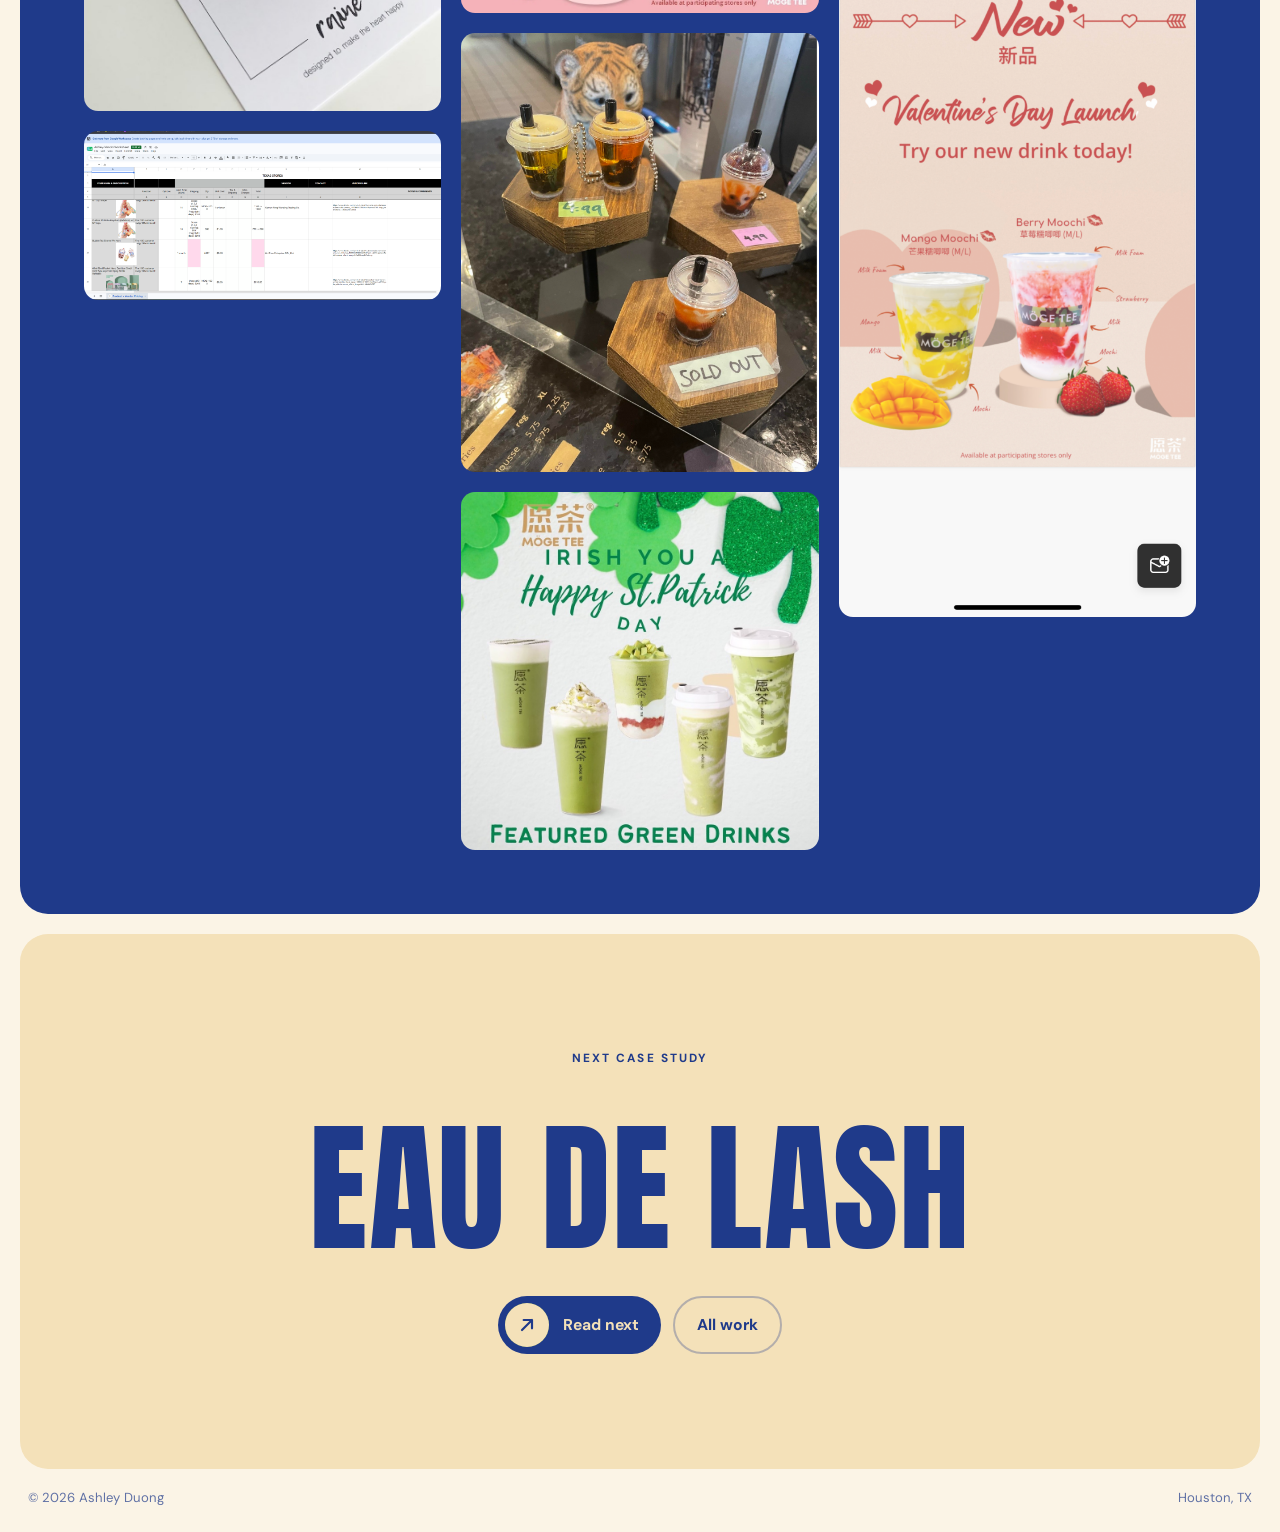
<file: v2/mogetee.html>
<!DOCTYPE html>
<html lang="en">
<head>
  <meta charset="UTF-8" />
  <meta name="viewport" content="width=device-width, initial-scale=1.0" />
  <title>MögeTee · Ashley Duong</title>
  <meta name="description" content="Case study: influencer, paid ads and franchise-wide campaigns for a global boba brand with 50+ US locations." />
  <link rel="preconnect" href="https://fonts.googleapis.com" />
  <link rel="preconnect" href="https://fonts.gstatic.com" crossorigin />
  <link href="https://fonts.googleapis.com/css2?family=Anton&family=DM+Sans:opsz,wght@9..40,400;9..40,500;9..40,700&display=swap" rel="stylesheet" />
  <link rel="stylesheet" href="assets/site.css" />
</head>
<body>

  <svg width="0" height="0" style="position:absolute" aria-hidden="true">
    <symbol id="i-arrow" viewBox="0 0 24 24"><path d="M6 18 18 6M8 6h10v10" fill="none" stroke="currentColor" stroke-width="2.6" stroke-linecap="round" stroke-linejoin="round"/></symbol>
    <symbol id="i-burst" viewBox="0 0 100 100"><g stroke="currentColor" stroke-width="11" stroke-linecap="round"><path d="M50 8v84M8 50h84M20 20l60 60M80 20 20 80"/></g></symbol>
  </svg>

  <nav>
    <div class="nav-bar">
      <a href="index.html" class="logo"><svg><use href="#i-burst"/></svg>Ashley Duong</a>
      <ul class="nav-links">
        <li><a href="index.html#work">Work</a></li>
        <li class="hide-sm"><a href="index.html#services">Services</a></li>
        <li><a href="index.html#contact" class="nav-cta">Let's talk <svg><use href="#i-arrow"/></svg></a></li>
      </ul>
    </div>
  </nav>

  <!-- HERO -->
  <header class="slide slide--blue cs-hero">
    <svg class="burst cs-burst" style="width:110px;height:110px;right:clamp(20px,5vw,72px);top:clamp(28px,5vw,72px);opacity:.9"><use href="#i-burst"/></svg>
    <div class="wrap">
      <a href="index.html#work" class="back-link"><svg><use href="#i-arrow"/></svg>All work</a>
      <div class="eyebrow" style="margin-top:1.6rem">Case study · Social &amp; franchise marketing</div>
      <h1 class="display">MögeTee</h1>
      <p class="cs-lede">Social growth, influencer marketing and franchise-wide campaigns for a global boba brand with 50+ US franchise locations, all in under a year.</p>

      <dl class="cs-meta">
        <div><dt>My role</dt><dd>Marketing Specialist, social &amp; franchise campaigns</dd></div>
        <div><dt>Industry</dt><dd>Food &amp; beverage · Boba</dd></div>
        <div><dt>Market</dt><dd>US, 50+ franchises</dd></div>
        <div><dt>Scope</dt><dd>Influencers · Ads · Content · Merch</dd></div>
      </dl>

      <div class="stats">
        <div class="stat"><div class="stat-num display" data-count="3" data-suffix="K+">3K+</div><div class="stat-label">New Instagram followers</div></div>
        <div class="stat"><div class="stat-num display" data-count="4" data-suffix=" mo">4 mo</div><div class="stat-label">To reach them</div></div>
        <div class="stat"><div class="stat-num display" data-count="30" data-suffix="+">30+</div><div class="stat-label">Influencer partners</div></div>
        <div class="stat"><div class="stat-num display" data-count="50" data-suffix="+">50+</div><div class="stat-label">Locations reached</div></div>
      </div>
    </div>
  </header>

  <!-- APPROACH -->
  <section class="slide slide--cream">
    <div class="wrap">
      <div class="eyebrow reveal">The challenge</div>
      <h2 class="display section-head reveal">50 stores, no plan</h2>
      <p class="cs-challenge reveal">MögeTee was opening US franchises faster than its marketing could follow. Each store ran on its own, with no shared messaging, weak social accounts, no influencer or paid ad strategy, and no way to get national promotions to every location.</p>
      <div class="cs-features cs-features--4">
        <div class="cs-feature reveal">
          <div class="cs-num">01</div>
          <h3>An influencer network from scratch</h3>
          <p>Recruited 30+ micro-influencers (food lovers, lifestyle creators and local figures) on commission and free product instead of expensive paid deals.</p>
          <p class="hl">30+ partners · 3,000+ followers in 4 months · low cost</p>
        </div>
        <div class="cs-feature reveal">
          <div class="cs-num">02</div>
          <h3>"Be the Mochi to my Berry"</h3>
          <p>Created a Valentine's campaign around a new Mochi and Berry drink pairing, then packaged it as a ready-to-use kit with messaging and recipes for every participating US store.</p>
          <p class="hl">Original concept · franchise-wide rollout</p>
        </div>
        <div class="cs-feature reveal">
          <div class="cs-num">03</div>
          <h3>The first paid ad program</h3>
          <p>Proposed and launched the brand's first structured Facebook and Instagram ads, A/B testing image, video and carousel formats to guide future creative.</p>
          <p class="hl">A/B tested formats · data-driven creative</p>
        </div>
        <div class="cs-feature reveal">
          <div class="cs-num">04</div>
          <h3>Merch for store activations</h3>
          <p>Developed keychains, figures, balloons and flowers for openings and raffles, working directly with manufacturers in China from prototype to delivery.</p>
          <p class="hl">Vendor-managed from prototype to delivery</p>
        </div>
      </div>
      <p class="cs-result reveal">MögeTee went from a scattered, low-engagement presence to <b>3,000+ new followers</b>, <b>30+ influencer partners</b> and its first nationally coordinated seasonal campaign, with the systems in place to keep growing.</p>
    </div>
  </section>

  <!-- SHOWCASE -->
  <section class="slide slide--blue">
    <div class="wrap">
      <div class="eyebrow reveal">Creative work</div>
      <h2 class="display section-head reveal">Showcase</h2>
      <div class="gallery">
        <a href="Portolio-images/Mogetee/Easter-featured%20drinks.png" data-zoom><img src="Portolio-images/Mogetee/Easter-featured%20drinks.png" alt="Easter featured drinks post" loading="lazy" /></a>
        <a href="Portolio-images/Mogetee/731906F3-6FA8-49E6-BCA2-962BC30CC84A_1_105_c.jpeg" data-zoom><img src="Portolio-images/Mogetee/731906F3-6FA8-49E6-BCA2-962BC30CC84A_1_105_c.jpeg" alt="MögeTee drinks" loading="lazy" /></a>
        <a href="Portolio-images/Mogetee/bobaenamelpin.jpg" data-zoom><img src="Portolio-images/Mogetee/bobaenamelpin.jpg" alt="Boba enamel pin merchandise" loading="lazy" /></a>
        <a href="Portolio-images/Mogetee/Screenshot%202026-05-26%20171715.png" data-zoom><img src="Portolio-images/Mogetee/Screenshot%202026-05-26%20171715.png" alt="MögeTee social post" loading="lazy" /></a>
        <a href="Portolio-images/Mogetee/Grape%20Tea.jpeg" data-zoom><img src="Portolio-images/Mogetee/Grape%20Tea.jpeg" alt="Grape tea" loading="lazy" /></a>
        <a href="Portolio-images/Mogetee/66C7535C-F2E1-4C9E-9E8D-809735760D50_1_105_c.jpeg" data-zoom><img src="Portolio-images/Mogetee/66C7535C-F2E1-4C9E-9E8D-809735760D50_1_105_c.jpeg" alt="MögeTee product" loading="lazy" /></a>
        <a href="Portolio-images/Mogetee/Screenshot%202026-05-26%20172625.png" data-zoom><img src="Portolio-images/Mogetee/Screenshot%202026-05-26%20172625.png" alt="MögeTee social post" loading="lazy" /></a>
        <a href="Portolio-images/Mogetee/88C1718A-8072-4F00-A2E0-683D74B9D8F1_1_105_c.jpeg" data-zoom><img src="Portolio-images/Mogetee/88C1718A-8072-4F00-A2E0-683D74B9D8F1_1_105_c.jpeg" alt="MögeTee product" loading="lazy" /></a>
        <a href="Portolio-images/Mogetee/750F9C1C-B78A-40D6-896E-A3126C99F4B8_1_105_c.jpeg" data-zoom><img src="Portolio-images/Mogetee/750F9C1C-B78A-40D6-896E-A3126C99F4B8_1_105_c.jpeg" alt="MögeTee product" loading="lazy" /></a>
        <a href="Portolio-images/Mogetee/D5F08B06-52FC-46C5-80D7-A45BB3A1130E_1_105_c.jpeg" data-zoom><img src="Portolio-images/Mogetee/D5F08B06-52FC-46C5-80D7-A45BB3A1130E_1_105_c.jpeg" alt="MögeTee product" loading="lazy" /></a>
        <a href="Portolio-images/Mogetee/0BC3BCFE-4DC6-40BD-9696-8636D891601A.png" data-zoom><img src="Portolio-images/Mogetee/0BC3BCFE-4DC6-40BD-9696-8636D891601A.png" alt="MögeTee campaign graphic" loading="lazy" /></a>
      </div>
    </div>
  </section>

  <!-- NEXT -->
  <section class="slide slide--cream contact">
    <div class="wrap">
      <div class="eyebrow reveal">Next case study</div>
      <h2 class="display reveal"><a href="eaulash.html" class="next-link">Eau De Lash</a></h2>
      <div class="contact-links reveal">
        <a href="eaulash.html" class="pill"><span class="knob"><svg><use href="#i-arrow"/></svg></span>Read next</a>
        <a href="index.html#work" class="pill pill--ghost">All work</a>
      </div>
    </div>
  </section>

  <footer>
    <span>© 2026 Ashley Duong</span>
    <span>Houston, TX</span>
  </footer>

  <script>
// Shared behaviour for case-study pages: scroll reveal, count-up stats, gallery lightbox.
const reduce = matchMedia('(prefers-reduced-motion: reduce)').matches;

const io = new IntersectionObserver(entries => {
  entries.forEach(e => {
    if (!e.isIntersecting) return;
    e.target.classList.add('in');
    io.unobserve(e.target);
  });
}, { threshold: 0.12 });
document.querySelectorAll('.reveal').forEach(el => io.observe(el));

if (!reduce) {
  const statIO = new IntersectionObserver(entries => {
    entries.forEach(e => {
      if (!e.isIntersecting) return;
      const el = e.target, end = +el.dataset.count;
      const prefix = el.dataset.prefix || '', suffix = el.dataset.suffix || '';
      const t0 = performance.now();
      const tick = now => {
        const p = Math.min(1, (now - t0) / 1200), eased = 1 - Math.pow(1 - p, 3);
        el.textContent = prefix + Math.round(end * eased) + suffix;
        if (p < 1) requestAnimationFrame(tick);
      };
      requestAnimationFrame(tick);
      statIO.unobserve(el);
    });
  }, { threshold: 0.6 });
  document.querySelectorAll('[data-count]').forEach(el => statIO.observe(el));
}

// Lightbox for any link marked data-zoom
const box = document.createElement('div');
box.className = 'lightbox';
box.innerHTML = '<img alt="" />';
document.body.appendChild(box);
const boxImg = box.querySelector('img');
document.querySelectorAll('a[data-zoom]').forEach(a => {
  a.addEventListener('click', e => {
    e.preventDefault();
    boxImg.src = a.href;
    boxImg.alt = a.querySelector('img')?.alt || '';
    box.classList.add('open');
  });
});
box.addEventListener('click', () => box.classList.remove('open'));
addEventListener('keydown', e => { if (e.key === 'Escape') box.classList.remove('open'); });

</script>
</body>
</html>
</file>
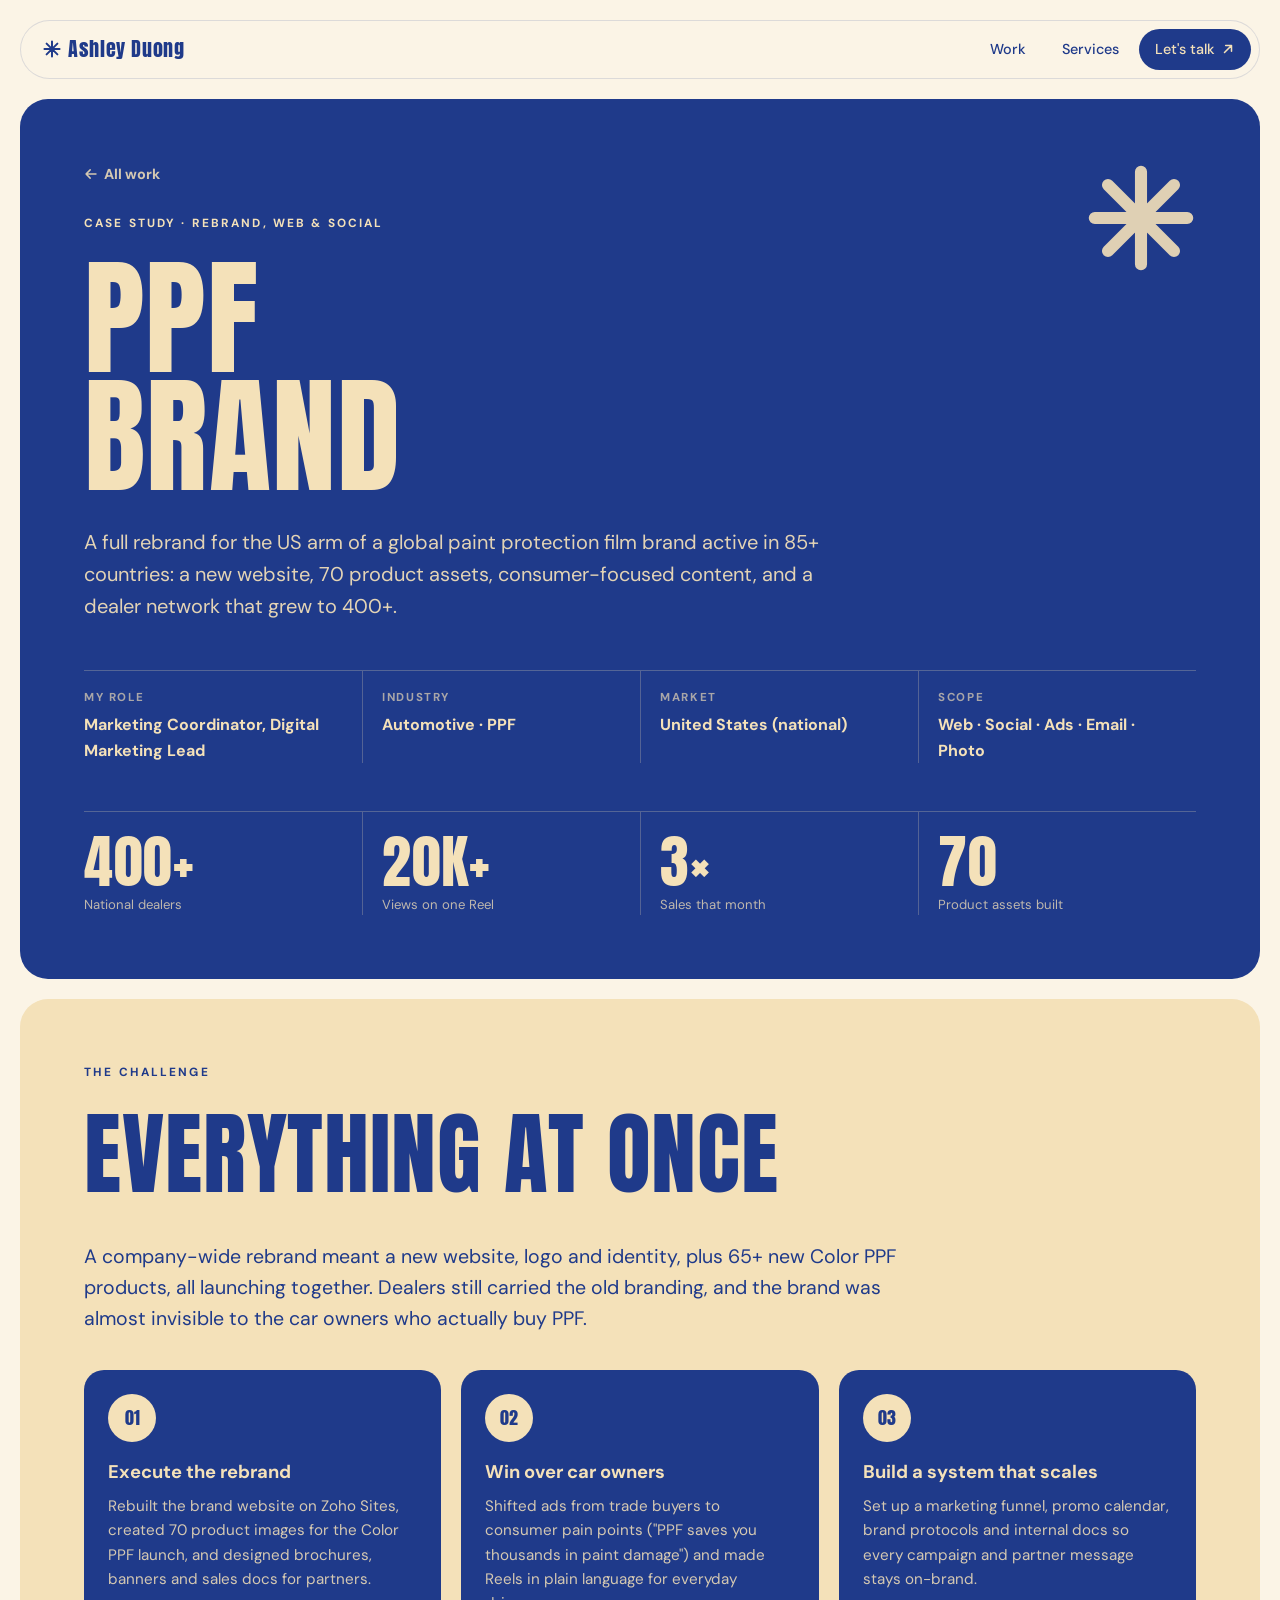
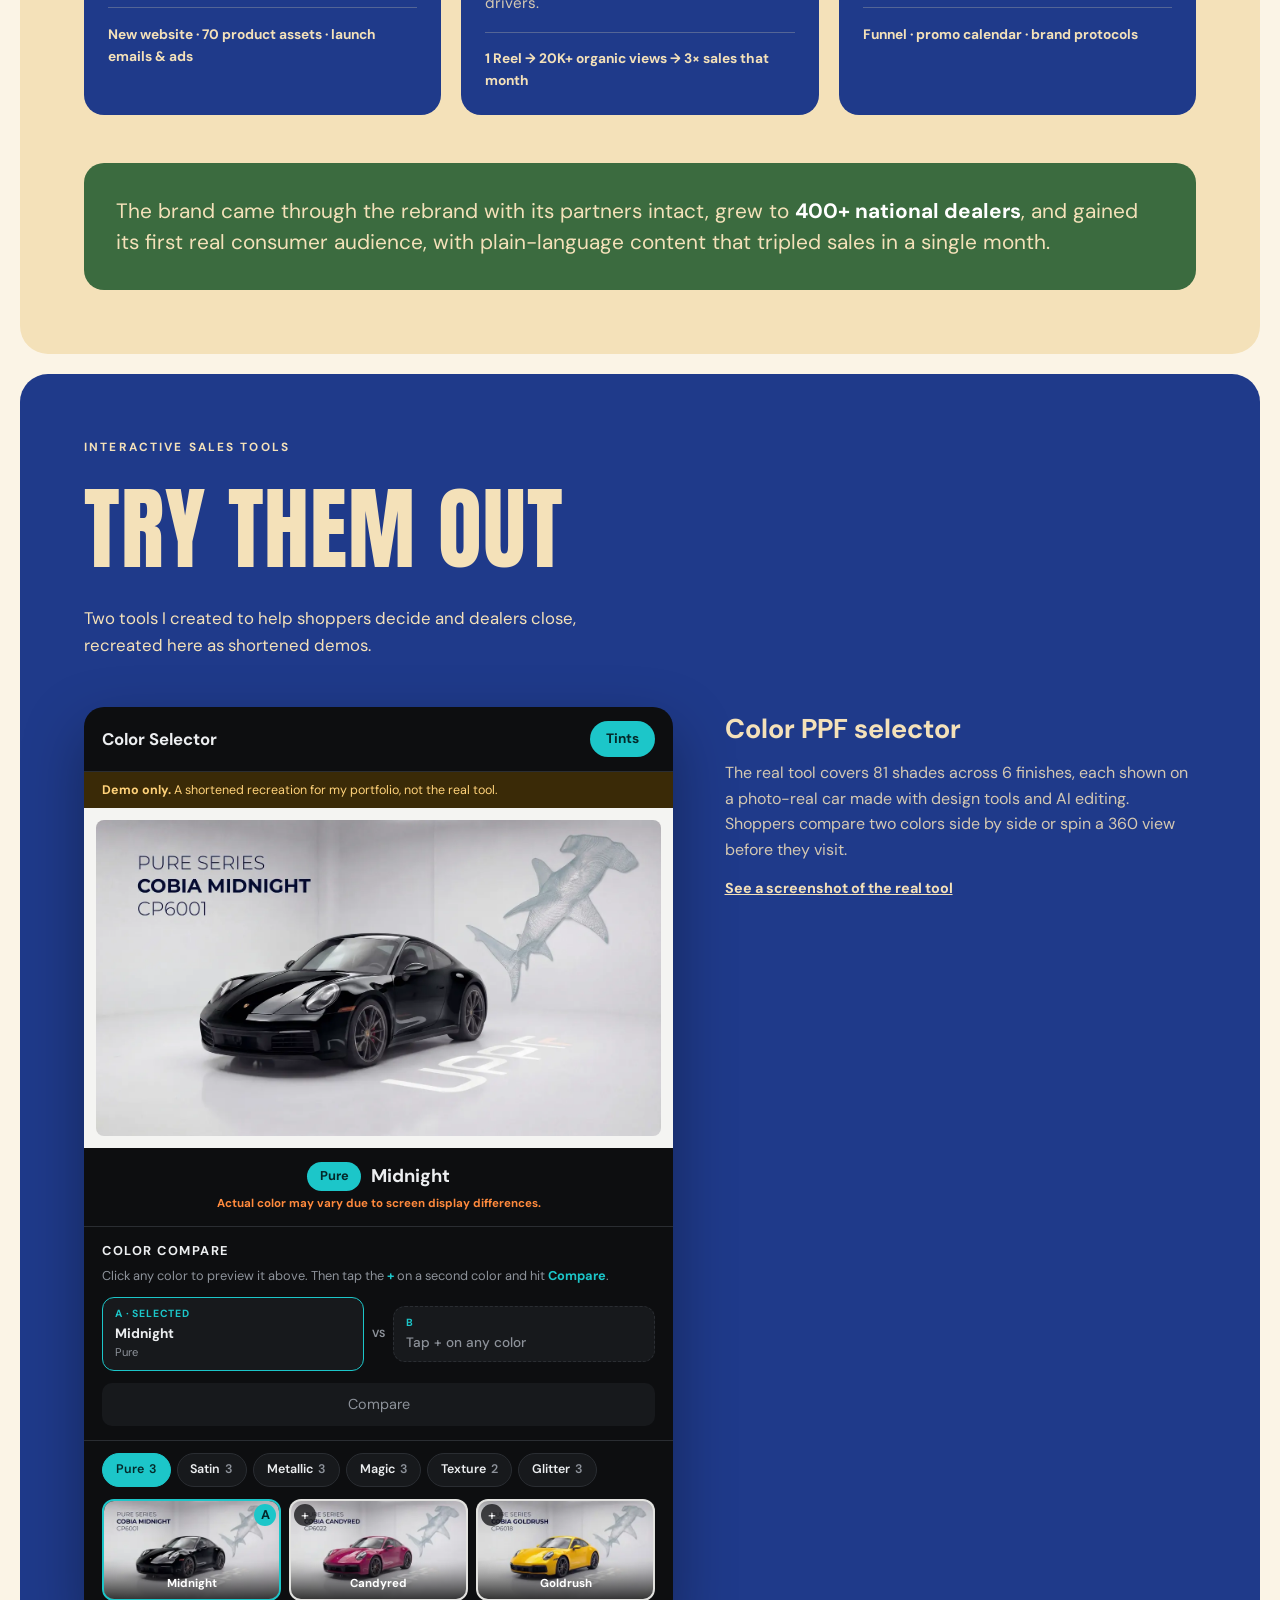
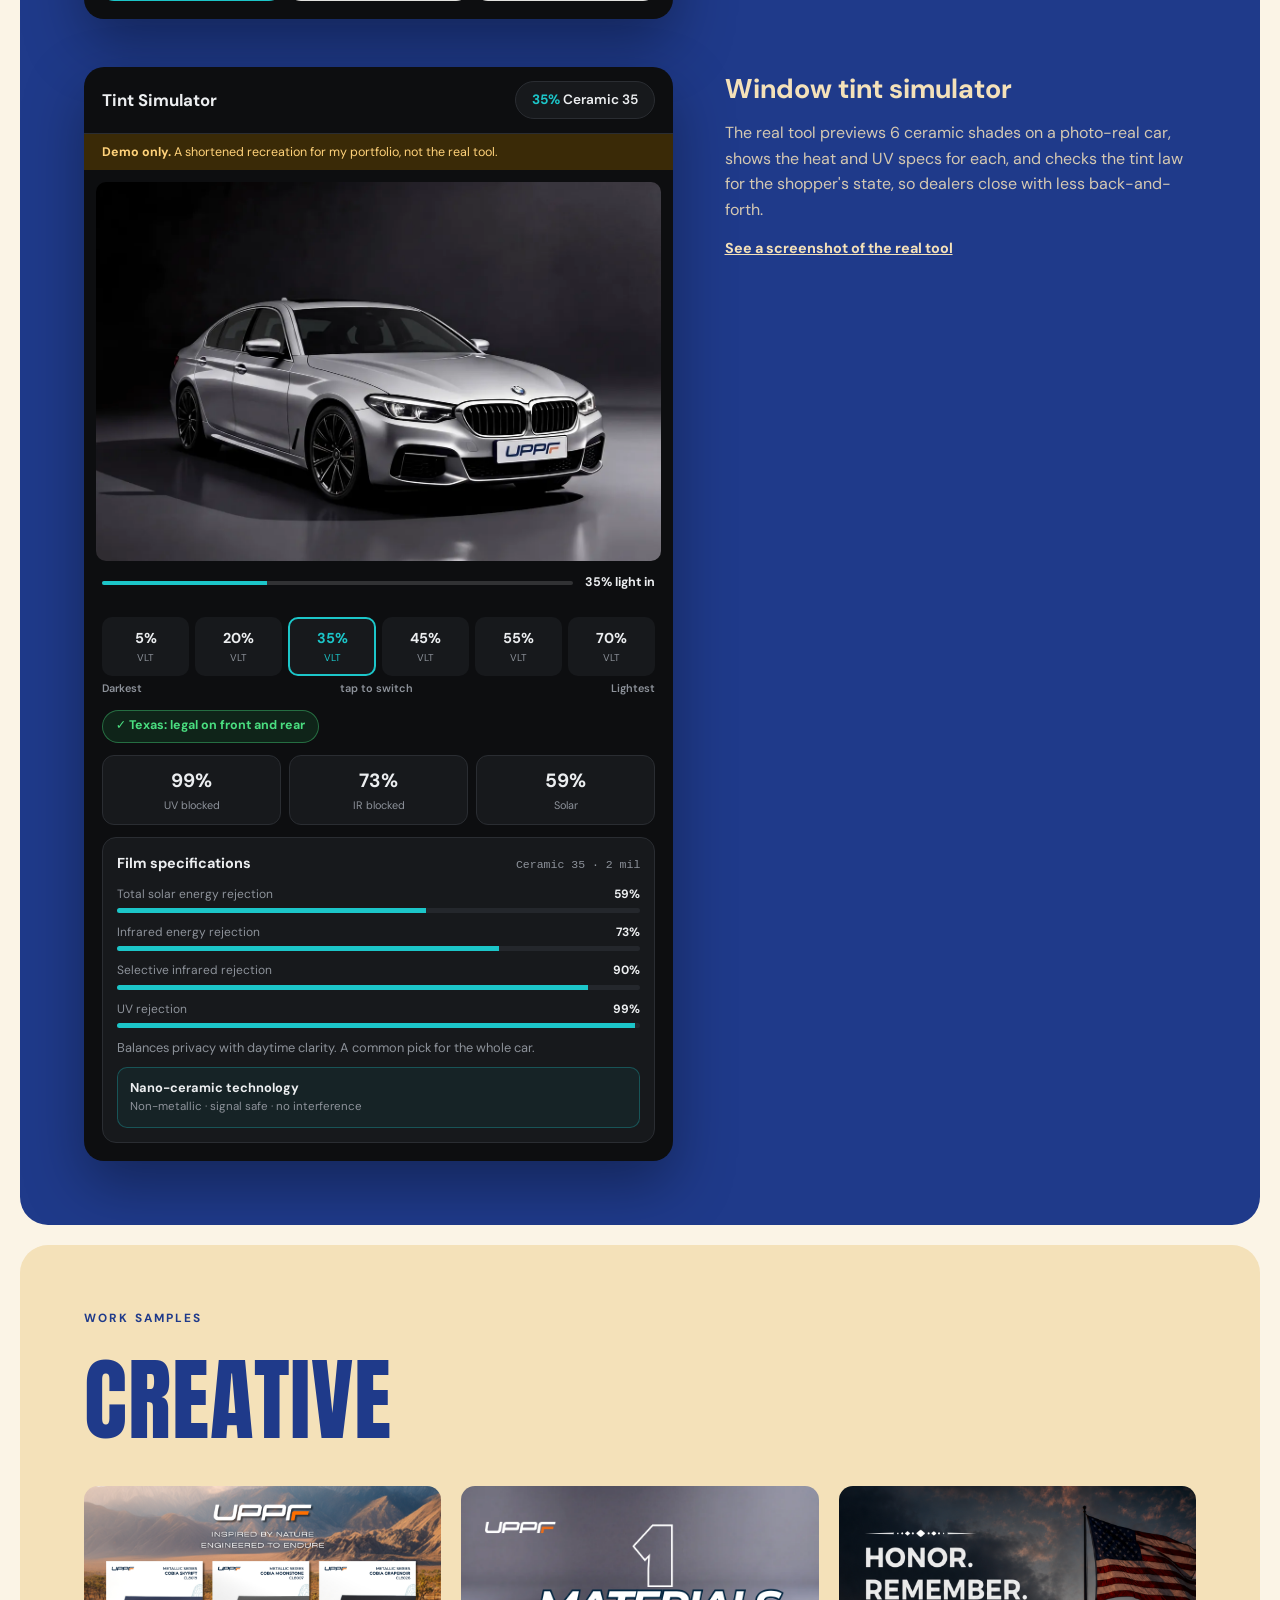
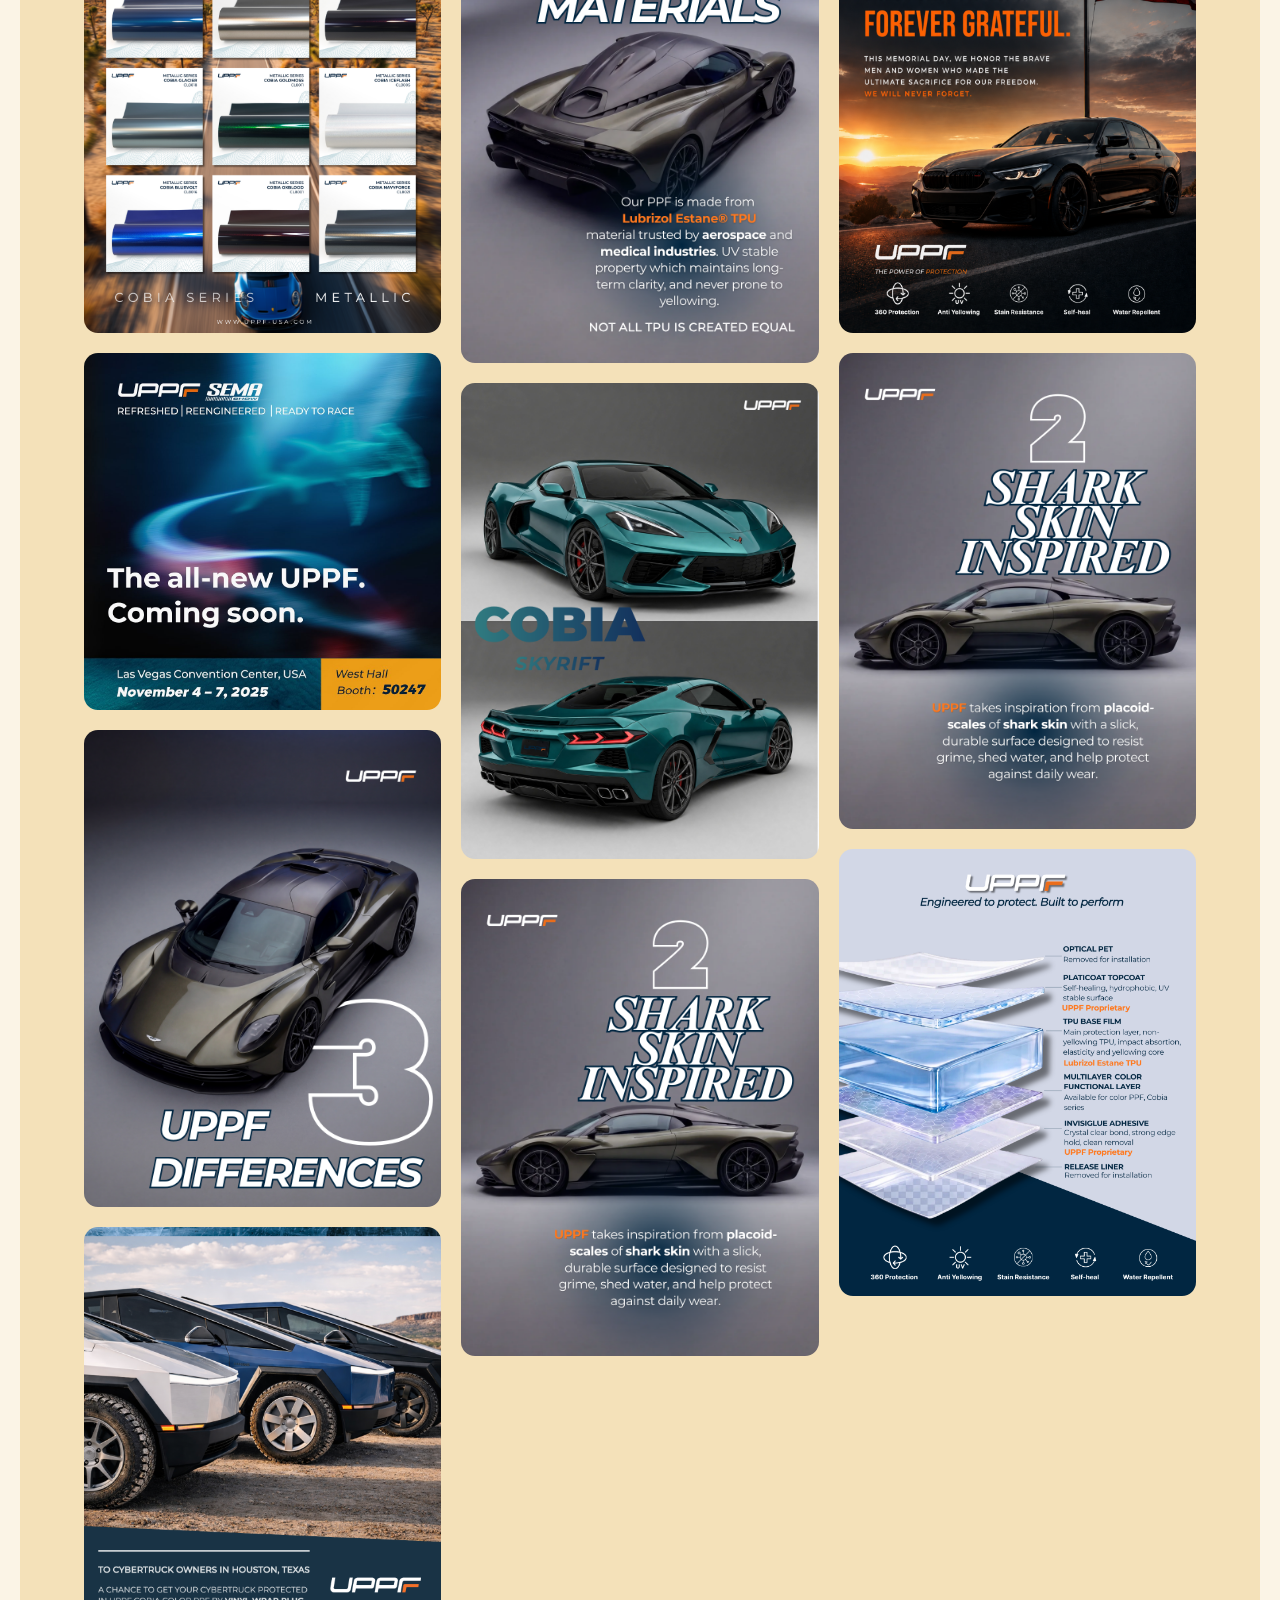
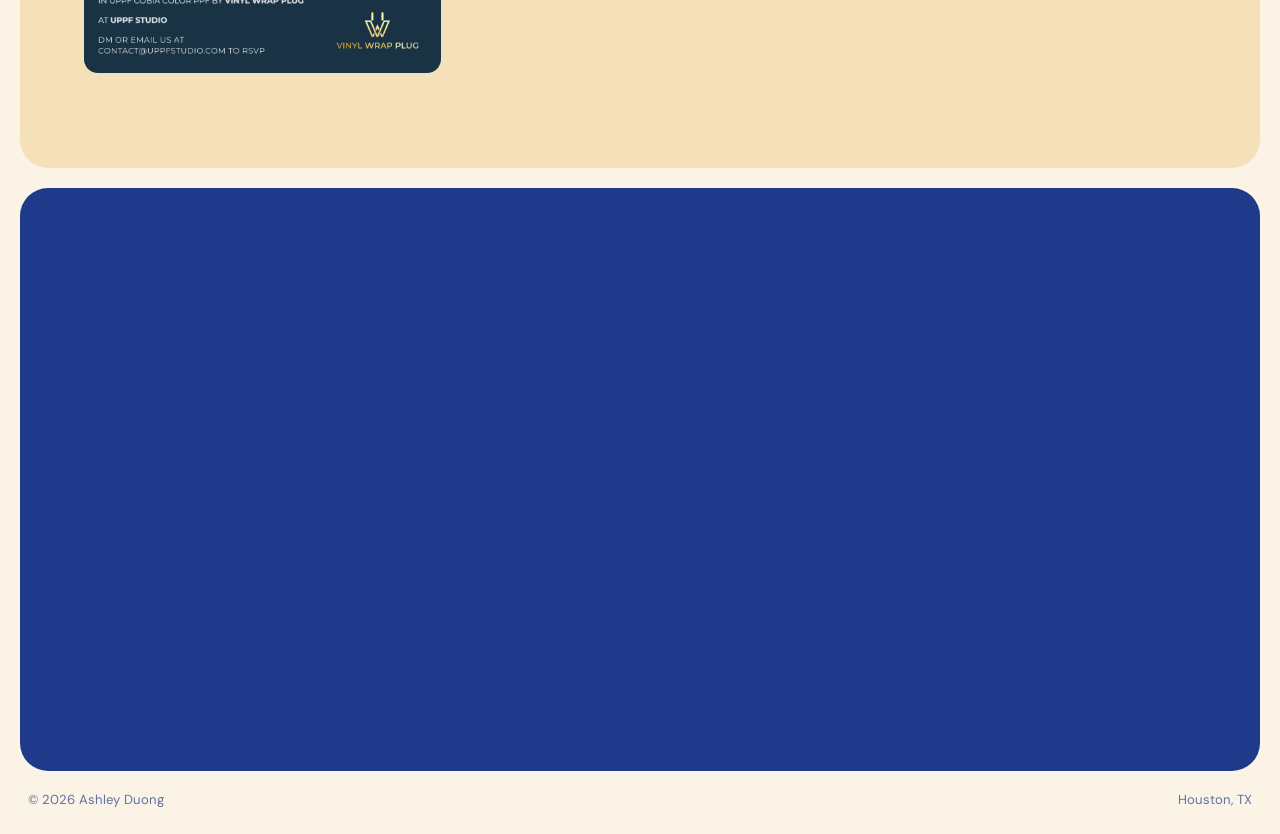
<file: v2/uppf.html>
<!DOCTYPE html>
<html lang="en">
<head>
  <meta charset="UTF-8" />
  <meta name="viewport" content="width=device-width, initial-scale=1.0" />
  <title>PPF Brand Rebrand · Ashley Duong</title>
  <meta name="description" content="Case study: rebrand, website rebuild and consumer content for a global paint protection film brand's US market." />
  <link rel="preconnect" href="https://fonts.googleapis.com" />
  <link rel="preconnect" href="https://fonts.gstatic.com" crossorigin />
  <link href="https://fonts.googleapis.com/css2?family=Anton&family=DM+Sans:opsz,wght@9..40,400;9..40,500;9..40,700&display=swap" rel="stylesheet" />
  <link rel="stylesheet" href="assets/site.css" />
</head>
<body>

  <svg width="0" height="0" style="position:absolute" aria-hidden="true">
    <symbol id="i-arrow" viewBox="0 0 24 24"><path d="M6 18 18 6M8 6h10v10" fill="none" stroke="currentColor" stroke-width="2.6" stroke-linecap="round" stroke-linejoin="round"/></symbol>
    <symbol id="i-burst" viewBox="0 0 100 100"><g stroke="currentColor" stroke-width="11" stroke-linecap="round"><path d="M50 8v84M8 50h84M20 20l60 60M80 20 20 80"/></g></symbol>
  </svg>

  <nav>
    <div class="nav-bar">
      <a href="index.html" class="logo"><svg><use href="#i-burst"/></svg>Ashley Duong</a>
      <ul class="nav-links">
        <li><a href="index.html#work">Work</a></li>
        <li class="hide-sm"><a href="index.html#services">Services</a></li>
        <li><a href="index.html#contact" class="nav-cta">Let's talk <svg><use href="#i-arrow"/></svg></a></li>
      </ul>
    </div>
  </nav>

  <!-- HERO -->
  <header class="slide slide--blue cs-hero">
    <svg class="burst cs-burst" style="width:110px;height:110px;right:clamp(20px,5vw,72px);top:clamp(28px,5vw,72px);opacity:.9"><use href="#i-burst"/></svg>
    <div class="wrap">
      <a href="index.html#work" class="back-link"><svg><use href="#i-arrow"/></svg>All work</a>
      <div class="eyebrow" style="margin-top:1.6rem">Case study · Rebrand, web &amp; social</div>
      <h1 class="display">PPF<br>Brand</h1>
      <p class="cs-lede">A full rebrand for the US arm of a global paint protection film brand active in 85+ countries: a new website, 70 product assets, consumer-focused content, and a dealer network that grew to 400+.</p>

      <dl class="cs-meta">
        <div><dt>My role</dt><dd>Marketing Coordinator, Digital Marketing Lead</dd></div>
        <div><dt>Industry</dt><dd>Automotive · PPF</dd></div>
        <div><dt>Market</dt><dd>United States (national)</dd></div>
        <div><dt>Scope</dt><dd>Web · Social · Ads · Email · Photo</dd></div>
      </dl>

      <div class="stats">
        <div class="stat"><div class="stat-num display" data-count="400" data-suffix="+">400+</div><div class="stat-label">National dealers</div></div>
        <div class="stat"><div class="stat-num display" data-count="20" data-suffix="K+">20K+</div><div class="stat-label">Views on one Reel</div></div>
        <div class="stat"><div class="stat-num display" data-count="3" data-suffix="×">3×</div><div class="stat-label">Sales that month</div></div>
        <div class="stat"><div class="stat-num display" data-count="70">70</div><div class="stat-label">Product assets built</div></div>
      </div>
    </div>
  </header>

  <!-- APPROACH -->
  <section class="slide slide--cream">
    <div class="wrap">
      <div class="eyebrow reveal">The challenge</div>
      <h2 class="display section-head reveal">Everything at once</h2>
      <p class="cs-challenge reveal">A company-wide rebrand meant a new website, logo and identity, plus 65+ new Color PPF products, all launching together. Dealers still carried the old branding, and the brand was almost invisible to the car owners who actually buy PPF.</p>
      <div class="cs-features">
        <div class="cs-feature reveal">
          <div class="cs-num">01</div>
          <h3>Execute the rebrand</h3>
          <p>Rebuilt the brand website on Zoho Sites, created 70 product images for the Color PPF launch, and designed brochures, banners and sales docs for partners.</p>
          <p class="hl">New website · 70 product assets · launch emails &amp; ads</p>
        </div>
        <div class="cs-feature reveal">
          <div class="cs-num">02</div>
          <h3>Win over car owners</h3>
          <p>Shifted ads from trade buyers to consumer pain points ("PPF saves you thousands in paint damage") and made Reels in plain language for everyday drivers.</p>
          <p class="hl">1 Reel → 20K+ organic views → 3× sales that month</p>
        </div>
        <div class="cs-feature reveal">
          <div class="cs-num">03</div>
          <h3>Build a system that scales</h3>
          <p>Set up a marketing funnel, promo calendar, brand protocols and internal docs so every campaign and partner message stays on-brand.</p>
          <p class="hl">Funnel · promo calendar · brand protocols</p>
        </div>
      </div>
      <p class="cs-result reveal">The brand came through the rebrand with its partners intact, grew to <b>400+ national dealers</b>, and gained its first real consumer audience, with plain-language content that tripled sales in a single month.</p>
    </div>
  </section>

  <!-- TOOLS -->
  <section class="slide slide--blue">
    <div class="wrap">
      <div class="eyebrow reveal">Interactive sales tools</div>
      <h2 class="display section-head reveal">Try them out</h2>
      <p class="sim-intro reveal">Two tools I created to help shoppers decide and dealers close, recreated here as shortened demos.</p>

      <div class="demo-row reveal">
        <div class="app" data-app="color">
          <div class="app-bar">
            <span class="app-title">Color Selector</span>
            <a class="app-pill" href="#tint-demo">Tints</a>
          </div>
          <p class="app-demo"><b>Demo only.</b> A shortened recreation for my portfolio, not the real tool.</p>
          <div class="app-stage" data-out="stage">
            <div class="app-view">
              <img class="app-photo" data-out="a-img" alt="" />
              <div class="app-split" data-out="split" hidden>
                <img class="app-photo app-photo--b" data-out="b-img" alt="" />
                <span class="split-line" aria-hidden="true"><span class="split-knob"><svg viewBox="0 0 24 24"><path d="M9 6 3 12l6 6M15 6l6 6-6 6" fill="none" stroke="currentColor" stroke-width="2.6" stroke-linecap="round" stroke-linejoin="round"/></svg></span></span>
                <span class="split-tag split-tag--a" aria-hidden="true">A</span>
                <span class="split-tag split-tag--b" aria-hidden="true">B</span>
                <input type="range" class="split-range" data-out="split-range" min="0" max="100" value="50" aria-label="Drag to compare color A (left) and color B (right)" />
              </div>
            </div>
          </div>
          <div class="app-info" aria-live="polite"><span class="app-badge" data-out="badge"></span><b data-out="name"></b></div>
          <p class="app-warn">Actual color may vary due to screen display differences.</p>
          <div class="app-section">
            <h4 class="app-h">Color compare</h4>
            <p class="app-mute">Click any color to preview it above. Then tap the <b>+</b> on a second color and hit <b>Compare</b>.</p>
            <div class="app-compare">
              <div class="cmp-slot is-a"><span class="cmp-k">A · Selected</span><b data-out="cmp-a"></b><small data-out="cmp-a-s"></small></div>
              <span class="cmp-vs">VS</span>
              <div class="cmp-slot" data-out="cmp-b-slot"><span class="cmp-k">B</span><b data-out="cmp-b">Tap + on any color</b><small data-out="cmp-b-s"></small></div>
            </div>
            <button type="button" class="app-btn" data-act="compare" disabled>Compare</button>
          </div>
          <div class="app-tabs" role="group" aria-label="Finish series" data-out="tabs"></div>
          <div class="app-grid" data-out="grid"></div>
        </div>
        <div class="demo-text">
          <h3>Color PPF selector</h3>
          <p>The real tool covers 81 shades across 6 finishes, each shown on a photo-real car made with design tools and AI editing. Shoppers compare two colors side by side or spin a 360 view before they visit.</p>
          <a class="sim-link" href="Portolio-images/Website-after/Color-selector.png" data-zoom>See a screenshot of the real tool</a>
        </div>
      </div>

      <div class="demo-row reveal" id="tint-demo">
        <div class="app" data-app="tint">
          <div class="app-bar">
            <span class="app-title">Tint Simulator</span>
            <span class="app-pill app-pill--ghost"><b data-out="pill-vlt"></b> <span data-out="pill-film"></span></span>
          </div>
          <p class="app-demo"><b>Demo only.</b> A shortened recreation for my portfolio, not the real tool.</p>
          <div class="app-stage app-stage--dark">
            <img class="app-photo app-photo--tint" data-out="tint-img" alt="" />
            <div class="app-meter"><span class="app-meter-bar"><i data-out="meter"></i></span><b data-out="light"></b></div>
          </div>
          <div class="vlt-row" role="group" aria-label="Tint shade">
            <button type="button" data-vlt="5" aria-pressed="false"><b>5%</b><small>VLT</small></button>
            <button type="button" data-vlt="20" aria-pressed="false"><b>20%</b><small>VLT</small></button>
            <button type="button" data-vlt="35" aria-pressed="true"><b>35%</b><small>VLT</small></button>
            <button type="button" data-vlt="45" aria-pressed="false"><b>45%</b><small>VLT</small></button>
            <button type="button" data-vlt="55" aria-pressed="false"><b>55%</b><small>VLT</small></button>
            <button type="button" data-vlt="70" aria-pressed="false"><b>70%</b><small>VLT</small></button>
          </div>
          <div class="vlt-ends"><span>Darkest</span><span>tap to switch</span><span>Lightest</span></div>
          <span class="law" data-out="law" aria-live="polite"></span>
          <div class="app-stats">
            <div><b data-out="uv"></b><small>UV blocked</small></div>
            <div><b data-out="ir"></b><small>IR blocked</small></div>
            <div><b data-out="solar"></b><small>Solar</small></div>
          </div>
          <div class="app-panel">
            <div class="app-panel-h"><b>Film specifications</b><span data-out="code"></span></div>
            <div class="spec-bar"><span>Total solar energy rejection</span><b data-out="bar-solar"></b><i><em data-out="fill-solar"></em></i></div>
            <div class="spec-bar"><span>Infrared energy rejection</span><b data-out="bar-ir"></b><i><em data-out="fill-ir"></em></i></div>
            <div class="spec-bar"><span>Selective infrared rejection</span><b data-out="bar-sir"></b><i><em data-out="fill-sir"></em></i></div>
            <div class="spec-bar"><span>UV rejection</span><b data-out="bar-uv"></b><i><em data-out="fill-uv"></em></i></div>
            <p class="app-mute" data-out="desc"></p>
            <div class="app-tech"><b>Nano-ceramic technology</b><small>Non-metallic · signal safe · no interference</small></div>
          </div>
        </div>
        <div class="demo-text">
          <h3>Window tint simulator</h3>
          <p>The real tool previews 6 ceramic shades on a photo-real car, shows the heat and UV specs for each, and checks the tint law for the shopper's state, so dealers close with less back-and-forth.</p>
          <a class="sim-link" href="Portolio-images/Website-after/Screenshot%202026-05-20%20202023.png" data-zoom>See a screenshot of the real tool</a>
        </div>
      </div>
    </div>
  </section>

  <!-- SHOWCASE -->
  <section class="slide slide--cream">
    <div class="wrap">
      <div class="eyebrow reveal">Work samples</div>
      <h2 class="display section-head reveal">Creative</h2>
      <div class="gallery">
        <a href="Portolio-images/Social-Media/Cobia%20metallic-collection.png" data-zoom><img src="Portolio-images/Social-Media/Cobia%20metallic-collection.png" alt="Cobia Metallic collection post" loading="lazy" /></a>
        <a href="Portolio-images/Social-Media/Brandrefreshposter.jpg" data-zoom><img src="Portolio-images/Social-Media/Brandrefreshposter.jpg" alt="Brand refresh poster" loading="lazy" /></a>
        <a href="Portolio-images/Social-Media/UPPF-Difference-1.png" data-zoom><img src="Portolio-images/Social-Media/UPPF-Difference-1.png" alt="Brand difference post 1" loading="lazy" /></a>
        <a href="Portolio-images/Social-Media/Vynil-Wrap-Plug.png" data-zoom><img src="Portolio-images/Social-Media/Vynil-Wrap-Plug.png" alt="Vinyl wrap post" loading="lazy" /></a>
        <a href="Portolio-images/Social-Media/UPPF%20Difference-2.png" data-zoom><img src="Portolio-images/Social-Media/UPPF%20Difference-2.png" alt="Brand difference post 2" loading="lazy" /></a>
        <a href="Portolio-images/Social-Media/cobia-skyrift.png" data-zoom><img src="Portolio-images/Social-Media/cobia-skyrift.png" alt="Cobia Skyrift post" loading="lazy" /></a>
        <a href="Portolio-images/Social-Media/UPPF-Difference-3.png" data-zoom><img src="Portolio-images/Social-Media/UPPF-Difference-3.png" alt="Brand difference post 3" loading="lazy" /></a>
        <a href="Portolio-images/Social-Media/Memorial-Day.png" data-zoom><img src="Portolio-images/Social-Media/Memorial-Day.png" alt="Memorial Day post" loading="lazy" /></a>
        <a href="Portolio-images/Social-Media/UPPF%20Difference%204.png" data-zoom><img src="Portolio-images/Social-Media/UPPF%20Difference%204.png" alt="Brand difference post 4" loading="lazy" /></a>
        <a href="Portolio-images/Social-Media/Platicoat-layer.png" data-zoom><img src="Portolio-images/Social-Media/Platicoat-layer.png" alt="Platicoat layer post" loading="lazy" /></a>
      </div>
      <p class="gallery-note reveal">Also made: a <a href="Portolio-images/UPPF-Sup-Docs/UPPF-Studio-Window-Tint-Aftercare-Cure%20Time.pdf" target="_blank" rel="noopener">window tint aftercare guide (PDF)</a> for customers.</p>
    </div>
  </section>

  <!-- NEXT -->
  <section class="slide slide--blue cs-next">
    <div class="wrap">
      <div class="eyebrow reveal">Next case study</div>
      <h2 class="display reveal"><a href="hotpot.html" class="next-link">Chinatown<br>Hotpot</a></h2>
      <div class="contact-links reveal">
        <a href="hotpot.html" class="pill"><span class="knob"><svg><use href="#i-arrow"/></svg></span>Read next</a>
        <a href="index.html#work" class="pill pill--ghost">All work</a>
      </div>
    </div>
  </section>

  <footer>
    <span>© 2026 Ashley Duong</span>
    <span>Houston, TX</span>
  </footer>

  <script>
// Shared behaviour for case-study pages: scroll reveal, count-up stats, gallery lightbox.
const reduce = matchMedia('(prefers-reduced-motion: reduce)').matches;

const io = new IntersectionObserver(entries => {
  entries.forEach(e => {
    if (!e.isIntersecting) return;
    e.target.classList.add('in');
    io.unobserve(e.target);
  });
}, { threshold: 0.12 });
document.querySelectorAll('.reveal').forEach(el => io.observe(el));

if (!reduce) {
  const statIO = new IntersectionObserver(entries => {
    entries.forEach(e => {
      if (!e.isIntersecting) return;
      const el = e.target, end = +el.dataset.count;
      const prefix = el.dataset.prefix || '', suffix = el.dataset.suffix || '';
      const t0 = performance.now();
      const tick = now => {
        const p = Math.min(1, (now - t0) / 1200), eased = 1 - Math.pow(1 - p, 3);
        el.textContent = prefix + Math.round(end * eased) + suffix;
        if (p < 1) requestAnimationFrame(tick);
      };
      requestAnimationFrame(tick);
      statIO.unobserve(el);
    });
  }, { threshold: 0.6 });
  document.querySelectorAll('[data-count]').forEach(el => statIO.observe(el));
}

// Lightbox for any link marked data-zoom
const box = document.createElement('div');
box.className = 'lightbox';
box.innerHTML = '<img alt="" />';
document.body.appendChild(box);
const boxImg = box.querySelector('img');
document.querySelectorAll('a[data-zoom]').forEach(a => {
  a.addEventListener('click', e => {
    e.preventDefault();
    boxImg.src = a.href;
    boxImg.alt = a.querySelector('img')?.alt || '';
    box.classList.add('open');
  });
});
box.addEventListener('click', () => box.classList.remove('open'));
addEventListener('keydown', e => { if (e.key === 'Escape') box.classList.remove('open'); });

// Tool demos
const SERIES = [
  { name: 'Pure', colors: ['Midnight', 'Candyred', 'Goldrush'] },
  { name: 'Satin', colors: ['Nightshade', 'Frostcoat', 'Redstone'] },
  { name: 'Metallic', colors: ['Oxblood', 'Bluevolt', 'Graphite'] },
  { name: 'Magic', colors: ['BorealisBlue', 'Auroragold', 'Pearlnova'] },
  { name: 'Texture', colors: ['Fibergloss', 'Fiberweave'] },
  { name: 'Glitter', colors: ['Sapphire', 'Ruby', 'Emerald'] },
];
const photo = (s, c, thumb) => `assets/tools/${s.name.toLowerCase()}-${c.toLowerCase()}${thumb ? '-thumb' : ''}.webp`;

const colorApp = document.querySelector('[data-app="color"]');
const $c = k => colorApp.querySelector(`[data-out="${k}"]`);
const state = { tab: 0, a: [0, 0], b: null, comparing: false };
const pick = ([si, ci]) => [SERIES[si], SERIES[si].colors[ci]];
const showPhoto = (img, s, c) => { img.src = photo(s, c); img.alt = `${c}, ${s.name} series film on a sports car`; };

function renderColor() {
  const [as, ac] = pick(state.a);
  showPhoto($c('a-img'), as, ac);
  $c('badge').textContent = as.name;
  $c('name').textContent = ac;
  $c('cmp-a').textContent = ac;
  $c('cmp-a-s').textContent = as.name;
  if (state.b) {
    const [bs, bc] = pick(state.b);
    showPhoto($c('b-img'), bs, bc);
    $c('cmp-b').textContent = bc;
    $c('cmp-b-s').textContent = bs.name;
  }
  $c('cmp-b-slot').classList.toggle('is-b', !!state.b);
  const btn = colorApp.querySelector('[data-act="compare"]');
  btn.disabled = !state.b;
  btn.textContent = state.comparing ? 'Exit compare' : 'Compare';
  $c('split').hidden = !state.comparing;

  $c('tabs').innerHTML = SERIES.map((s, i) =>
    `<button type="button" data-tab="${i}" aria-pressed="${i === state.tab}">${s.name} <span>${s.colors.length}</span></button>`).join('');
  const s = SERIES[state.tab];
  $c('grid').innerHTML = s.colors.map((c, ci) => {
    const isA = state.a[0] === state.tab && state.a[1] === ci;
    const isB = state.b && state.b[0] === state.tab && state.b[1] === ci;
    const corner = isA ? '<span class="cc-badge">A</span>'
      : isB ? '<span class="cc-badge cc-badge--b">B</span>'
      : `<button type="button" class="cc-plus" aria-label="Add ${c} to compare">+</button>`;
    return `<div class="cc${isA ? ' is-a' : ''}${isB ? ' is-b' : ''}" data-ci="${ci}">
      <button type="button" class="cc-main" aria-label="Preview ${c}"><img src="${photo(s, c, true)}" alt="" loading="lazy" /><span>${c}</span></button>
      ${corner}
    </div>`;
  }).join('');
}

colorApp.addEventListener('click', e => {
  const t = e.target.closest('button');
  if (!t) return;
  if (t.dataset.tab) state.tab = +t.dataset.tab;
  else if (t.dataset.act === 'compare') {
    state.comparing = !state.comparing;
    if (state.comparing) setSplit(50);
  }
  else {
    const ci = +t.closest('.cc').dataset.ci;
    if (t.classList.contains('cc-plus')) state.b = [state.tab, ci];
    else state.a = [state.tab, ci];
  }
  renderColor();
});
function setSplit(v) {
  $c('split-range').value = v;
  $c('split').style.setProperty('--split', v + '%');
}
$c('split-range').addEventListener('input', e => setSplit(e.target.value));
const splitEl = $c('split');
const dragTo = e => {
  const r = splitEl.getBoundingClientRect();
  setSplit(Math.round(Math.min(100, Math.max(0, (e.clientX - r.left) / r.width * 100))));
};
splitEl.addEventListener('pointerdown', e => { splitEl.setPointerCapture(e.pointerId); dragTo(e); });
splitEl.addEventListener('pointermove', e => { if (splitEl.hasPointerCapture(e.pointerId)) dragTo(e); });
splitEl.addEventListener('pointerup', dragTo);
renderColor();

const SHADES = {
  5: { uv: 99, ir: 73, solar: 72, sir: 95, desc: 'The darkest shade. Limo-level privacy and the most heat rejection, best kept to rear windows.' },
  20: { uv: 99, ir: 75, solar: 68, sir: 96, desc: 'A favorite for rear windows: a dark, private look without going pitch black.' },
  35: { uv: 99, ir: 73, solar: 59, sir: 90, desc: 'Balances privacy with daytime clarity. A common pick for the whole car.' },
  45: { uv: 99, ir: 74, solar: 58, sir: 94, desc: 'A light tint that looks close to factory glass while still cutting heat.' },
  55: { uv: 99, ir: 75, solar: 55, sir: 92, desc: 'Barely visible. Keeps full clarity, good for windshields and sunroofs.' },
  70: { uv: 99, ir: 68, solar: 46, sir: 84, desc: 'Near invisible. Made for windshields and front glass where visibility comes first.' },
};
Object.keys(SHADES).forEach(v => { new Image().src = `assets/tools/tint-${v}.webp`; });
const tintApp = document.querySelector('[data-app="tint"]');
const $t = k => tintApp.querySelector(`[data-out="${k}"]`);
function setTint(vlt) {
  const d = SHADES[vlt], film = 'Ceramic ' + String(vlt).padStart(2, '0');
  tintApp.querySelectorAll('[data-vlt]').forEach(b => b.setAttribute('aria-pressed', +b.dataset.vlt === vlt));
  $t('tint-img').src = `assets/tools/tint-${vlt}.webp`;
  $t('tint-img').alt = `Silver sedan with ${vlt}% window tint`;
  $t('pill-vlt').textContent = vlt + '%';
  $t('pill-film').textContent = film;
  $t('meter').style.width = vlt + '%';
  $t('light').textContent = vlt + '% light in';
  const legal = vlt >= 25;
  $t('law').textContent = legal ? '✓ Texas: legal on front and rear' : '✕ Texas: front needs 25%+, rear only';
  $t('law').className = 'law ' + (legal ? 'law--ok' : 'law--no');
  for (const k of ['uv', 'ir', 'solar']) $t(k).textContent = d[k] + '%';
  for (const k of ['solar', 'ir', 'sir', 'uv']) {
    $t('bar-' + k).textContent = d[k] + '%';
    $t('fill-' + k).style.width = d[k] + '%';
  }
  $t('code').textContent = film + ' · 2 mil';
  $t('desc').textContent = d.desc;
}
tintApp.addEventListener('click', e => { const b = e.target.closest('[data-vlt]'); if (b) setTint(+b.dataset.vlt); });
setTint(35);

</script>
</body>
</html>
</file>
<file: v2/assets/site.css>
*, *::before, *::after { box-sizing: border-box; margin: 0; padding: 0; }

:root {
  --blue:   #1F3A8A;
  --blue-d: #172C6B;
  --cream:  #F4E1B9;   /* matches the generated icon backgrounds */
  --paper:  #FBF4E6;
  --green:  #3B6B3F;
  --ink:    #14204A;
  --radius: 28px;
  --gutter: clamp(10px, 1.6vw, 20px);
}

html { scroll-behavior: smooth; }

body {
  font-family: 'DM Sans', system-ui, sans-serif;
  background: var(--paper);
  color: var(--ink);
  font-size: 16px;
  line-height: 1.6;
  padding: 0 var(--gutter) var(--gutter);
}

a { color: inherit; }
img, video { display: block; max-width: 100%; }

.display {
  font-family: 'Anton', Impact, sans-serif;
  font-weight: 400;
  text-transform: uppercase;
  line-height: 0.92;
  letter-spacing: 0.01em;
}

/* ── Slides: every section is a rounded panel, like the Canva brief ── */
.slide {
  border-radius: var(--radius);
  padding: clamp(28px, 5vw, 72px);
  margin-top: var(--gutter);
  position: relative;
  overflow: hidden;
  scroll-margin-top: 84px;
}
.slide--blue  { background: var(--blue);  color: var(--cream); }
.slide--cream { background: var(--cream); color: var(--blue); }
.wrap { max-width: 1180px; margin: 0 auto; position: relative; z-index: 1; }

.eyebrow {
  font-size: 0.74rem; font-weight: 700;
  letter-spacing: 0.18em; text-transform: uppercase;
}

.section-head {
  display: flex; align-items: center; gap: 0.6em;
  font-size: clamp(2.6rem, 7vw, 5.6rem);
  margin: 0.35em 0 0.5em;
}

/* ── NAV ── */
nav {
  position: sticky; top: 0; z-index: 50;
  display: flex; align-items: center; justify-content: space-between; gap: 1rem;
  padding: var(--gutter) 0 0;
}
.nav-bar {
  display: flex; align-items: center; justify-content: space-between; gap: 1rem;
  width: 100%;
  background: rgba(251,244,230,0.94);
  backdrop-filter: blur(14px);
  -webkit-backdrop-filter: blur(14px);
  border: 1.5px solid rgba(31,58,138,0.14);
  border-radius: 999px;
  padding: 8px 8px 8px 22px;
}
.logo {
  display: flex; align-items: center; gap: 0.45rem;
  font-family: 'Anton', Impact, sans-serif; font-size: 1.25rem;
  letter-spacing: 0.03em; color: var(--blue); text-decoration: none;
}
.logo svg { width: 18px; height: 18px; animation: spin 9s linear infinite; }
.nav-links { display: flex; align-items: center; gap: 4px; list-style: none; }
.nav-links a {
  display: block; text-decoration: none;
  font-size: 0.9rem; font-weight: 500; color: var(--blue);
  padding: 0.55rem 1rem; border-radius: 999px;
  transition: background 0.2s;
}
.nav-links a:hover { background: rgba(31,58,138,0.08); }
.nav-links .nav-cta { background: var(--blue); color: var(--cream); display: flex; align-items: center; gap: 0.4rem; }
.nav-links .nav-cta:hover { background: var(--blue-d); }
.nav-links .nav-cta svg { width: 14px; height: 14px; transition: transform 0.25s; }
.nav-links .nav-cta:hover svg { transform: rotate(45deg); }

/* ── Shared motion pieces ── */
@keyframes spin { to { transform: rotate(360deg); } }

.burst { position: absolute; color: var(--cream); animation: spin 14s linear infinite; pointer-events: none; }

/* ↙↙↙ chevron cluster that nudges in sequence */
.chevrons { display: inline-flex; gap: 0.08em; font-size: 0.55em; }
.chevrons svg { width: 0.9em; height: 0.9em; animation: nudge 1.8s ease-in-out infinite; }
.chevrons svg:nth-child(2) { animation-delay: 0.15s; }
.chevrons svg:nth-child(3) { animation-delay: 0.3s; }
@keyframes nudge {
  0%, 60%, 100% { transform: translate(0, 0); }
  30%           { transform: translate(-6px, 6px); }
}

/* round arrow button (template's ↗ circle) */
.arrow-btn {
  flex: none;
  width: 52px; height: 52px; border-radius: 50%;
  display: grid; place-items: center;
  background: var(--cream); color: var(--blue);
  transition: background 0.25s, color 0.25s, transform 0.25s;
}
.arrow-btn svg { width: 22px; height: 22px; transition: transform 0.35s cubic-bezier(.3,1.6,.5,1); }

/* pill "toggle" button (template's knob + arrow) */
.pill {
  display: inline-flex; align-items: center; gap: 0.9rem;
  text-decoration: none; font-weight: 700; font-size: 0.98rem;
  padding: 7px 22px 7px 7px; border-radius: 999px;
  background: var(--cream); color: var(--blue);
  position: relative; isolation: isolate;
  transition: color 0.35s;
}
.pill .knob {
  width: 44px; height: 44px; border-radius: 50%;
  background: var(--blue); color: var(--cream);
  display: grid; place-items: center; flex: none;
  transition: transform 0.45s cubic-bezier(.5,0,.2,1.3);
}
.pill .knob svg { width: 20px; height: 20px; }
.pill::before {
  content: ''; position: absolute; inset: 7px; right: auto;
  width: 44px; border-radius: 999px; background: var(--blue);
  z-index: -1; transition: width 0.45s cubic-bezier(.5,0,.2,1.3);
}
.pill:hover { color: var(--cream); }
.pill:hover::before { width: calc(100% - 14px); }
.pill:hover .knob { transform: rotate(-45deg); }

.pill--ghost {
  background: transparent; color: var(--cream);
  border: 2px solid rgba(244,225,185,0.45);
  padding: 0 22px; height: 58px;
}
.pill--ghost::before { display: none; }
.pill--ghost:hover { background: rgba(244,225,185,0.1); }

/* ── HERO ── */
.hero { padding-top: clamp(28px, 4vw, 48px); }
.hero-grid {
  display: grid; grid-template-columns: 1.25fr 1fr;
  gap: clamp(28px, 5vw, 64px); align-items: center;
}
.hero h1 { font-size: clamp(4rem, 12.5vw, 10.5rem); margin: 0.18em 0 0.22em; }
.hero h1 .line2 { display: block; color: transparent; -webkit-text-stroke: 2px var(--cream); }
.hero-sub { font-size: clamp(1.02rem, 1.6vw, 1.2rem); max-width: 34em; opacity: 0.9; }
.hero-sub b { color: #fff; font-weight: 700; }
.hero-ctas { display: flex; flex-wrap: wrap; gap: 12px; margin-top: 2rem; }

.hero-visual {
  aspect-ratio: 1; border-radius: 50%;
  overflow: hidden; background: var(--cream);
  box-shadow: 0 0 0 10px rgba(244,225,185,0.12);
  width: min(100%, 460px); justify-self: center;
}
.hero-visual video { width: 100%; height: 100%; object-fit: cover; }

.stats {
  display: grid; grid-template-columns: repeat(4, 1fr);
  margin-top: clamp(36px, 5vw, 64px);
  border-top: 1.5px solid rgba(244,225,185,0.25);
}
.stat { padding: 1.4rem 1rem 0 0; }
.stat + .stat { padding-left: 1.2rem; border-left: 1.5px solid rgba(244,225,185,0.25); }
.stat-num { font-size: clamp(2.2rem, 4.5vw, 3.6rem); }
.stat-label { font-size: 0.82rem; opacity: 0.75; margin-top: 0.4rem; }

/* ── WORK ── */
.work-grid { display: grid; grid-template-columns: repeat(2, 1fr); gap: var(--gutter); }
.project {
  display: flex; flex-direction: column;
  background: var(--blue); color: var(--cream);
  border-radius: 22px; overflow: hidden; text-decoration: none;
  transition: transform 0.35s cubic-bezier(.3,1.4,.5,1), box-shadow 0.35s;
}
.project:hover { transform: translateY(-6px); box-shadow: 0 22px 40px rgba(31,58,138,0.28); }
.project-img { aspect-ratio: 16 / 9; overflow: hidden; position: relative; }
.project-img img { width: 100%; height: 100%; object-fit: cover; transition: transform 0.6s ease; }
.project:hover .project-img img { transform: scale(1.05); }
.project-tag {
  position: absolute; top: 14px; left: 14px;
  background: var(--cream); color: var(--blue);
  font-size: 0.72rem; font-weight: 700; letter-spacing: 0.08em; text-transform: uppercase;
  padding: 0.35rem 0.8rem; border-radius: 999px;
}
.project-body { display: flex; align-items: flex-end; justify-content: space-between; gap: 1rem; padding: 22px 22px 24px; }
.project h3 { font-size: clamp(1.8rem, 3vw, 2.5rem); margin-bottom: 0.45rem; }
.project p { font-size: 0.95rem; opacity: 0.85; }
.project p b { color: #fff; }
.project:hover .arrow-btn { background: #fff; }
.project:hover .arrow-btn svg { transform: rotate(45deg); }

/* ── SERVICES ── */
.services-grid { display: grid; grid-template-columns: repeat(3, 1fr); gap: var(--gutter); }
.service {
  display: flex; align-items: center; gap: 16px;
  background: var(--cream); color: var(--blue);
  border-radius: 20px; padding: 18px 20px;
}
.service-icon {
  width: 56px; height: 56px; border-radius: 50%; flex: none;
  display: grid; place-items: center;
  background: var(--blue); color: var(--cream);
  transition: transform 0.4s cubic-bezier(.3,1.6,.5,1);
}
.service-icon svg {
  width: 26px; height: 26px;
  fill: none; stroke: currentColor; stroke-width: 2; stroke-linecap: round; stroke-linejoin: round;
}
.service:hover .service-icon { transform: rotate(-10deg) scale(1.08); }

/* featured full-width card for the AI skill */
.service--feature {
  grid-column: 1 / -1;
  background: var(--green); color: var(--cream);
  padding: 22px 24px;
}
.service--feature .service-icon { width: 64px; height: 64px; background: var(--cream); color: var(--green); }
.service--feature .service-icon svg { width: 30px; height: 30px; }
.service.service--feature h3 { line-height: 1; margin-bottom: 0.3rem; font-family: 'Anton', Impact, sans-serif; font-weight: 400; font-size: clamp(1.5rem, 2.6vw, 2rem); text-transform: uppercase; letter-spacing: 0.01em; }
.service.service--feature p { font-size: 0.98rem; opacity: 0.9; max-width: 46em; }
.ai-badges { display: flex; flex-wrap: wrap; gap: 6px; margin-left: auto; }
.ai-badges span {
  font-size: 0.78rem; font-weight: 700; white-space: nowrap;
  border: 1.5px solid rgba(244,225,185,0.5); border-radius: 999px; padding: 0.3rem 0.8rem;
}
@media (max-width: 900px) {
  .service--feature { flex-wrap: wrap; }
  .ai-badges { margin-left: 0; width: 100%; }
}
.service h3 { font-size: 1.05rem; font-weight: 700; line-height: 1.25; }
.service p { font-size: 0.86rem; opacity: 0.8; line-height: 1.45; margin-top: 0.2rem; }

.marquee {
  margin-top: clamp(28px, 4vw, 48px);
  overflow: hidden;
  -webkit-mask-image: linear-gradient(90deg, transparent, #000 8%, #000 92%, transparent);
          mask-image: linear-gradient(90deg, transparent, #000 8%, #000 92%, transparent);
}
.marquee-track { display: flex; width: max-content; animation: scroll 38s linear infinite; }
.marquee:hover .marquee-track { animation-play-state: paused; }
.marquee span {
  display: flex; align-items: center; gap: 1.1rem; padding-right: 1.1rem;
  font-family: 'Anton', Impact, sans-serif; font-size: clamp(1.4rem, 2.6vw, 2rem);
  text-transform: uppercase; white-space: nowrap;
}
.marquee span::after { content: '✦'; font-size: 0.6em; color: var(--cream); opacity: 0.6; }
@keyframes scroll { to { transform: translateX(-50%); } }

/* ── CONTACT ── */
.contact { text-align: center; padding-block: clamp(56px, 9vw, 120px); }
.contact h2 { font-size: clamp(3.4rem, 11vw, 9rem); margin: 0.25em 0 0.3em; }
.contact p { max-width: 30em; margin: 0 auto 2rem; font-size: 1.08rem; }
.contact .pill { background: var(--blue); color: var(--cream); }
.contact .pill .knob { background: var(--cream); color: var(--blue); }
.contact .pill::before { background: var(--green); }
.contact-links { display: flex; justify-content: center; flex-wrap: wrap; gap: 12px; }
.contact .pill--ghost { background: transparent; color: var(--blue); border-color: rgba(31,58,138,0.3); }
.contact .pill--ghost:hover { background: rgba(31,58,138,0.07); }

footer {
  display: flex; justify-content: space-between; flex-wrap: wrap; gap: 0.5rem;
  font-size: 0.82rem; color: var(--blue); opacity: 0.7;
  padding: 18px 8px 4px;
}

/* ── Reveal on scroll ── */
.reveal { opacity: 0; transform: translateY(28px); transition: opacity 0.7s ease, transform 0.7s cubic-bezier(.2,.8,.2,1); }
.reveal.in { opacity: 1; transform: none; }

@media (max-width: 900px) {
  .hero-grid { grid-template-columns: 1fr; }
  .hero-visual { width: min(78%, 360px); }
  .stats { grid-template-columns: repeat(2, 1fr); }
  .stat:nth-child(3) { padding-left: 0; border-left: 0; }
  .work-grid, .services-grid { grid-template-columns: 1fr; }
}
@media (max-width: 560px) {
  .nav-bar { padding-left: 16px; }
  .nav-links .hide-sm { display: none; }
  .nav-links a { padding: 0.5rem 0.75rem; font-size: 0.85rem; }
  .hero h1 .line2 { -webkit-text-stroke-width: 1.5px; }
  .stat { padding-right: 0.5rem; }
}

/* ── Featured (full-width) project card ── */
.project--feature { grid-column: 1 / -1; flex-direction: row; }
.project--feature .project-img { flex: 1.5; aspect-ratio: auto; min-height: 320px; }
.project--feature .project-img img { object-position: left top; }
.project--feature .project-body { flex: 1; flex-direction: column; align-items: flex-start; justify-content: flex-end; padding: 32px; gap: 1.4rem; }
.project--feature h3 { font-size: clamp(2.2rem, 4vw, 3.4rem); }
.project--feature .project-tag { background: var(--green); color: var(--cream); }

/* ── Case study pages ── */
.back-link { display: inline-flex; align-items: center; gap: 0.4rem; font-size: 0.9rem; font-weight: 700; text-decoration: none; opacity: 0.85; }
.back-link svg { width: 14px; height: 14px; transform: rotate(-135deg); }
.back-link:hover { opacity: 1; }
.cs-hero h1 { font-size: clamp(3.6rem, 10vw, 8rem); margin: 0.2em 0 0.25em; }
.cs-lede { font-size: clamp(1.05rem, 1.7vw, 1.25rem); max-width: 38em; opacity: 0.92; }
.cs-meta {
  display: grid; grid-template-columns: repeat(4, 1fr);
  margin: clamp(28px, 4vw, 48px) 0;
  border-top: 1.5px solid rgba(244,225,185,0.25);
}
.cs-meta div { padding: 1.1rem 1rem 0 0; }
.cs-meta div + div { padding-left: 1.2rem; border-left: 1.5px solid rgba(244,225,185,0.25); }
.cs-meta dt { font-size: 0.72rem; font-weight: 700; letter-spacing: 0.14em; text-transform: uppercase; opacity: 0.65; }
.cs-meta dd { font-weight: 700; margin-top: 0.3rem; }

/* screenshot in a little browser frame */
.shot { border-radius: 18px; overflow: hidden; background: #0b0c10; box-shadow: 0 24px 60px rgba(10,16,40,0.35); }
.shot-bar { display: flex; gap: 7px; padding: 12px 14px; background: #16171d; }
.shot-bar i { width: 11px; height: 11px; border-radius: 50%; background: rgba(255,255,255,0.18); }
.shot img { width: 100%; }
.shot-caption { font-size: 0.85rem; margin-top: 0.8rem; opacity: 0.75; }

.cs-features { display: grid; grid-template-columns: repeat(3, 1fr); gap: var(--gutter); }
.cs-feature { background: var(--blue); color: var(--cream); border-radius: 20px; padding: 24px; }
.cs-feature .service-icon { background: var(--cream); color: var(--blue); margin-bottom: 1rem; }
.cs-feature h3 { font-size: 1.15rem; margin-bottom: 0.4rem; }
.cs-feature p { font-size: 0.95rem; opacity: 0.85; }

.cs-shots { display: grid; grid-template-columns: 1.35fr 1fr; gap: clamp(16px, 3vw, 32px); align-items: start; }

.flow { display: flex; flex-wrap: wrap; align-items: center; gap: 8px; margin-top: 1.5rem; }
.flow span {
  font-family: 'Anton', Impact, sans-serif; text-transform: uppercase; font-size: clamp(1rem, 1.8vw, 1.35rem);
  padding: 0.45rem 1rem; border-radius: 999px; border: 2px solid rgba(244,225,185,0.5);
}
.flow span:last-child { background: var(--cream); color: var(--blue); border-color: var(--cream); }
.flow svg { width: 16px; height: 16px; opacity: 0.6; transform: rotate(45deg); }

.cs-hero .stats { margin-top: 0; }
.cs-challenge { font-size: clamp(1.05rem, 1.7vw, 1.22rem); max-width: 44em; margin-bottom: clamp(24px, 3vw, 36px); }
.cs-features--4 { grid-template-columns: repeat(2, 1fr); }
.cs-num {
  width: 48px; height: 48px; border-radius: 50%; display: grid; place-items: center; margin-bottom: 1rem;
  background: var(--cream); color: var(--blue); font-family: 'Anton', Impact, sans-serif; font-size: 1.1rem;
}
.cs-feature .hl {
  margin-top: 1rem; padding-top: 0.9rem; border-top: 1.5px solid rgba(244,225,185,0.25);
  font-size: 0.86rem; font-weight: 700; opacity: 1;
}
.cs-result {
  margin-top: clamp(28px, 4vw, 48px); padding: clamp(22px, 3vw, 32px);
  border-radius: 20px; background: var(--green); color: var(--cream);
  font-size: clamp(1.05rem, 1.8vw, 1.3rem); line-height: 1.5;
}
.cs-result b { color: #fff; }

/* before / after */
.ba { display: grid; grid-template-columns: 1fr 1fr; gap: clamp(16px, 3vw, 32px); }
.ba-label {
  display: inline-block; margin-bottom: 0.7rem; padding: 0.3rem 0.9rem; border-radius: 999px;
  font-size: 0.74rem; font-weight: 700; letter-spacing: 0.12em; text-transform: uppercase;
  border: 1.5px solid currentColor;
}
.ba .after .ba-label { background: var(--cream); color: var(--blue); border-color: var(--cream); }
.ba img { border-radius: 14px; width: 100%; aspect-ratio: 16 / 10; object-fit: cover; object-position: top; }

.tools { display: grid; grid-template-columns: 1fr 1fr; gap: var(--gutter); margin-top: clamp(28px, 4vw, 48px); }
.tool { background: var(--cream); color: var(--blue); border-radius: 20px; overflow: hidden; }
.tool img { width: 100%; aspect-ratio: 16 / 9; object-fit: cover; object-position: top; }
.tool div { padding: 20px 22px 24px; }
.tool h3 { font-size: 1.15rem; margin-bottom: 0.4rem; }
.tool p { font-size: 0.93rem; opacity: 0.85; }

/* interactive tool demos (dark app recreation) */
.sim-intro { max-width: 46ch; margin: -0.6rem 0 0; opacity: 0.85; font-size: 1.05rem; }
.sim-link { display: inline-block; margin-top: 0.9rem; font-size: 0.9rem; font-weight: 700; color: var(--cream); }

.demo-row { display: grid; grid-template-columns: minmax(0, 1.25fr) minmax(0, 1fr); gap: clamp(20px, 4vw, 56px); align-items: start; margin-top: clamp(28px, 4vw, 48px); }
.demo-text { position: sticky; top: 110px; }
.demo-text h3 { font-size: clamp(1.3rem, 2.4vw, 1.7rem); margin-bottom: 0.6rem; }
.demo-text p { opacity: 0.85; }

.app {
  --a-bg: #0d0e10; --a-panel: #17191c; --a-line: #2a2d32; --a-text: #eceef0; --a-mute: #8d929a; --a-teal: #1cc6c9;
  background: var(--a-bg); color: var(--a-text); border-radius: 20px; overflow: hidden;
  box-shadow: 0 24px 60px rgba(0,0,0,0.35); font-size: 0.9rem;
}
.app [hidden] { display: none !important; }
.app button { font: inherit; color: inherit; cursor: pointer; }
.app button:focus-visible, .app a:focus-visible { outline: 2px solid var(--a-teal); outline-offset: 2px; }
.app-bar { display: flex; align-items: center; justify-content: space-between; gap: 10px; padding: 14px 18px; border-bottom: 1px solid var(--a-line); }
.app-title { font-weight: 700; font-size: 1.05rem; }
.app-pill { background: var(--a-teal); color: #04292a; font-weight: 700; padding: 0.45rem 1rem; border-radius: 999px; text-decoration: none; font-size: 0.85rem; }
.app-pill--ghost { background: var(--a-panel); color: var(--a-text); border: 1px solid var(--a-line); font-weight: 600; }
.app-pill--ghost b { color: var(--a-teal); }
.app-demo { margin: 0; padding: 9px 18px; background: #3a2a07; color: #ffd27a; font-size: 0.78rem; line-height: 1.45; }

.app-stage { display: grid; gap: 8px; padding: 12px; background: #f4f4f2; }
.app-view { position: relative; }
.app-photo { display: block; width: 100%; height: auto; aspect-ratio: 1400 / 781; object-fit: cover; border-radius: 8px; background: #e2e2df; }
.app-photo--tint { aspect-ratio: 1200 / 805; border-radius: 10px; background: #1a1b1e; }
.app-split { position: absolute; inset: 0; --split: 50%; }
.app-photo--b { position: absolute; inset: 0; clip-path: inset(0 0 0 var(--split)); }
.split-line { position: absolute; top: 0; bottom: 0; left: var(--split); width: 2px; margin-left: -1px; background: #fff; box-shadow: 0 0 8px rgba(0,0,0,0.45); pointer-events: none; }
.split-knob { position: absolute; top: 50%; left: 50%; transform: translate(-50%, -50%); width: 36px; height: 36px; border-radius: 50%; display: grid; place-items: center; background: #fff; color: #0d0e10; box-shadow: 0 2px 10px rgba(0,0,0,0.35); }
.split-tag { position: absolute; top: 8px; width: 22px; height: 22px; border-radius: 50%; display: grid; place-items: center; font-size: 0.72rem; font-weight: 700; pointer-events: none; }
.split-tag--a { left: 8px; background: var(--a-teal); color: #04292a; }
.split-tag--b { right: 8px; background: #ffd27a; color: #3a2a07; }
.app-split { cursor: ew-resize; touch-action: pan-y; user-select: none; }
.split-knob svg { width: 20px; height: 20px; }
.split-range { position: absolute; width: 1px; height: 1px; opacity: 0; overflow: hidden; clip-path: inset(50%); pointer-events: none; }
.app-split:has(.split-range:focus-visible) .split-knob { outline: 3px solid var(--a-teal); outline-offset: 2px; }
.app-stage--dark { background: var(--a-bg); padding-bottom: 10px; }
.app-meter { display: flex; align-items: center; gap: 12px; padding: 4px 6px 0; }
.app-meter-bar { flex: 1; height: 4px; border-radius: 4px; background: rgba(255,255,255,0.15); overflow: hidden; }
.app-meter-bar i { display: block; height: 100%; background: var(--a-teal); transition: width .35s ease; }
.app-meter b { font-size: 0.78rem; white-space: nowrap; }

.app-info { display: flex; justify-content: center; align-items: center; gap: 10px; padding: 14px 18px 4px; }
.app-badge { background: var(--a-teal); color: #04292a; font-weight: 700; font-size: 0.8rem; padding: 0.25rem 0.8rem; border-radius: 999px; }
.app-info b { font-size: 1.15rem; }
.app-warn { margin: 0; text-align: center; color: #ff8a3d; font-size: 0.72rem; font-weight: 700; padding-bottom: 12px; border-bottom: 1px solid var(--a-line); }

.app-section { padding: 14px 18px; border-bottom: 1px solid var(--a-line); }
.app-h { font-size: 0.8rem; letter-spacing: 0.12em; text-transform: uppercase; margin-bottom: 0.3rem; }
.app-mute { color: var(--a-mute); font-size: 0.8rem; line-height: 1.5; margin: 0; }
.app-mute b { color: var(--a-teal); }
.app-compare { display: grid; grid-template-columns: 1fr auto 1fr; align-items: center; gap: 8px; margin: 12px 0; }
.cmp-slot { display: flex; flex-direction: column; padding: 8px 12px; border-radius: 12px; background: var(--a-panel); border: 1px dashed var(--a-line); min-width: 0; }
.cmp-slot.is-a, .cmp-slot.is-b { border-style: solid; border-color: var(--a-teal); }
.cmp-k { font-size: 0.65rem; font-weight: 700; color: var(--a-teal); letter-spacing: 0.08em; text-transform: uppercase; }
.cmp-slot b { font-size: 0.85rem; overflow: hidden; text-overflow: ellipsis; white-space: nowrap; }
.cmp-slot:not(.is-b):not(.is-a) b { color: var(--a-mute); font-weight: 500; }
.cmp-slot small { color: var(--a-mute); font-size: 0.7rem; }
.cmp-vs { font-size: 0.65rem; color: var(--a-mute); font-weight: 700; }
.app-btn { width: 100%; padding: 0.6rem; border-radius: 10px; border: 0; background: var(--a-teal); color: #04292a !important; font-weight: 700; }
.app-btn:disabled { background: var(--a-panel); color: var(--a-mute) !important; cursor: not-allowed; }

.app-tabs { display: flex; gap: 6px; padding: 12px 18px 0; overflow-x: auto; scrollbar-width: none; }
.app-tabs button { flex: none; padding: 0.4rem 0.8rem; border-radius: 999px; border: 1px solid var(--a-line); background: var(--a-panel); font-size: 0.78rem; font-weight: 600; }
.app-tabs button span { color: var(--a-mute); margin-left: 2px; }
.app-tabs button[aria-pressed="true"] { background: var(--a-teal); border-color: var(--a-teal); color: #04292a; }
.app-tabs button[aria-pressed="true"] span { color: #04292a; }
.app-grid { display: grid; grid-template-columns: repeat(3, 1fr); gap: 8px; padding: 12px 18px 18px; }
.cc { position: relative; }
.cc-main { width: 100%; display: block; position: relative; padding: 0; border-radius: 12px; border: 2px solid transparent; overflow: hidden; background: #e2e2df; }
.cc-main img { display: block; width: 100%; height: auto; aspect-ratio: 420 / 234; object-fit: cover; }
.cc-main span { position: absolute; left: 0; right: 0; bottom: 0; padding: 14px 4px 5px; font-size: 0.72rem; font-weight: 700; color: #fff; background: linear-gradient(transparent, rgba(0,0,0,0.75)); text-align: center; }
.cc.is-a .cc-main { border-color: var(--a-teal); }
.cc.is-b .cc-main { border-color: #ffd27a; }
.cc-plus, .cc-badge { position: absolute; top: 5px; left: 5px; width: 22px; height: 22px; border-radius: 50%; display: grid; place-items: center; font-size: 0.8rem; font-weight: 700; line-height: 1; }
.cc-plus { border: 0; background: rgba(13,14,16,0.75); color: #fff !important; }
.cc-badge { left: auto; right: 5px; background: var(--a-teal); color: #04292a; }
.cc-badge--b { background: #ffd27a; }

.vlt-row { display: grid; grid-template-columns: repeat(6, 1fr); gap: 6px; padding: 14px 18px 4px; }
.vlt-row button { display: flex; flex-direction: column; align-items: center; padding: 8px 2px; border-radius: 10px; border: 2px solid transparent; background: var(--a-panel); }
.vlt-row b { font-size: 0.9rem; }
.vlt-row small { font-size: 0.62rem; color: var(--a-mute); }
.vlt-row button[aria-pressed="true"] { border-color: var(--a-teal); }
.vlt-row button[aria-pressed="true"] b, .vlt-row button[aria-pressed="true"] small { color: var(--a-teal); }
.vlt-ends { display: flex; justify-content: space-between; padding: 0 18px; color: var(--a-mute); font-size: 0.68rem; font-weight: 600; }
.law { display: inline-block; margin: 12px 18px 0; padding: 0.35rem 0.8rem; border-radius: 999px; font-size: 0.78rem; font-weight: 700; }
.law--ok { background: rgba(34,197,94,0.12); color: #4ade80; border: 1px solid rgba(74,222,128,0.4); }
.law--no { background: rgba(239,68,68,0.12); color: #f87171; border: 1px solid rgba(248,113,113,0.4); }
.app-stats { display: grid; grid-template-columns: repeat(3, 1fr); gap: 8px; padding: 12px 18px; }
.app-stats div { display: flex; flex-direction: column; align-items: center; padding: 10px 4px; border-radius: 12px; background: var(--a-panel); border: 1px solid var(--a-line); }
.app-stats b { font-size: 1.2rem; }
.app-stats small { font-size: 0.68rem; color: var(--a-mute); }
.app-panel { margin: 0 18px 18px; padding: 14px; border-radius: 14px; background: var(--a-panel); border: 1px solid var(--a-line); display: grid; gap: 10px; }
.app-panel-h { display: flex; justify-content: space-between; align-items: baseline; gap: 8px; }
.app-panel-h span { font-family: ui-monospace, monospace; font-size: 0.72rem; color: var(--a-mute); }
.spec-bar { display: grid; grid-template-columns: 1fr auto; row-gap: 4px; font-size: 0.75rem; }
.spec-bar span { color: var(--a-mute); }
.spec-bar i { grid-column: 1 / -1; height: 5px; border-radius: 5px; background: #24272c; overflow: hidden; }
.spec-bar em { display: block; height: 100%; background: var(--a-teal); transition: width .35s ease; }
.app-tech { display: flex; flex-direction: column; padding: 10px 12px; border-radius: 10px; border: 1px solid rgba(28,198,201,0.3); background: rgba(28,198,201,0.06); }
.app-tech b { font-size: 0.8rem; }
.app-tech small { color: var(--a-mute); font-size: 0.72rem; }

@media (max-width: 900px) {
  .demo-row { grid-template-columns: 1fr; }
  .demo-text { position: static; order: -1; }
}
@media (max-width: 480px) {
  .vlt-row { grid-template-columns: repeat(3, 1fr); }
}

/* gallery + lightbox */
.gallery { columns: 3 220px; column-gap: var(--gutter); }
.gallery a {
  display: block; break-inside: avoid; margin-bottom: var(--gutter);
  border-radius: 14px; overflow: hidden; cursor: zoom-in; background: rgba(0,0,0,0.1);
}
.gallery img { width: 100%; transition: transform 0.5s ease; }
.gallery a:hover img { transform: scale(1.04); }
.gallery-note { margin-top: 0.5rem; font-size: 0.9rem; }
.gallery-note a { font-weight: 700; }

.lightbox {
  position: fixed; inset: 0; z-index: 100; display: none; place-items: center;
  background: rgba(10,16,40,0.9); padding: 24px; cursor: zoom-out;
}
.lightbox.open { display: grid; }
.lightbox img { max-width: min(1100px, 100%); max-height: 88vh; border-radius: 12px; }

.cs-next { text-align: center; padding-block: clamp(56px, 8vw, 104px); }
.cs-next h2 { font-size: clamp(3rem, 9vw, 7rem); margin: 0.25em 0 0.45em; }
.cs-next .contact-links { display: flex; justify-content: center; flex-wrap: wrap; gap: 12px; }
.next-link { display: block; text-decoration: none; margin-top: 0.4em; }
.next-link:hover { opacity: 0.85; }

@media (max-width: 900px) {
  .cs-features--4, .ba, .tools { grid-template-columns: 1fr; }
  .project--feature { flex-direction: column; }
  .project--feature .project-img { min-height: 0; aspect-ratio: 16 / 10; }
  .project--feature .project-body { flex-direction: row; align-items: flex-end; padding: 22px 22px 24px; }
  .cs-meta { grid-template-columns: repeat(2, 1fr); }
  .cs-meta div:nth-child(3) { padding-left: 0; border-left: 0; }
  .cs-features, .cs-shots { grid-template-columns: 1fr; }
  .cs-burst { width: 64px !important; height: 64px !important; top: 24px !important; right: 20px !important; opacity: 0.35 !important; }
}

@media (prefers-reduced-motion: reduce) {
  *, *::before, *::after { animation: none !important; transition: none !important; }
  .reveal { opacity: 1; transform: none; }
  html { scroll-behavior: auto; }
}
</file>
